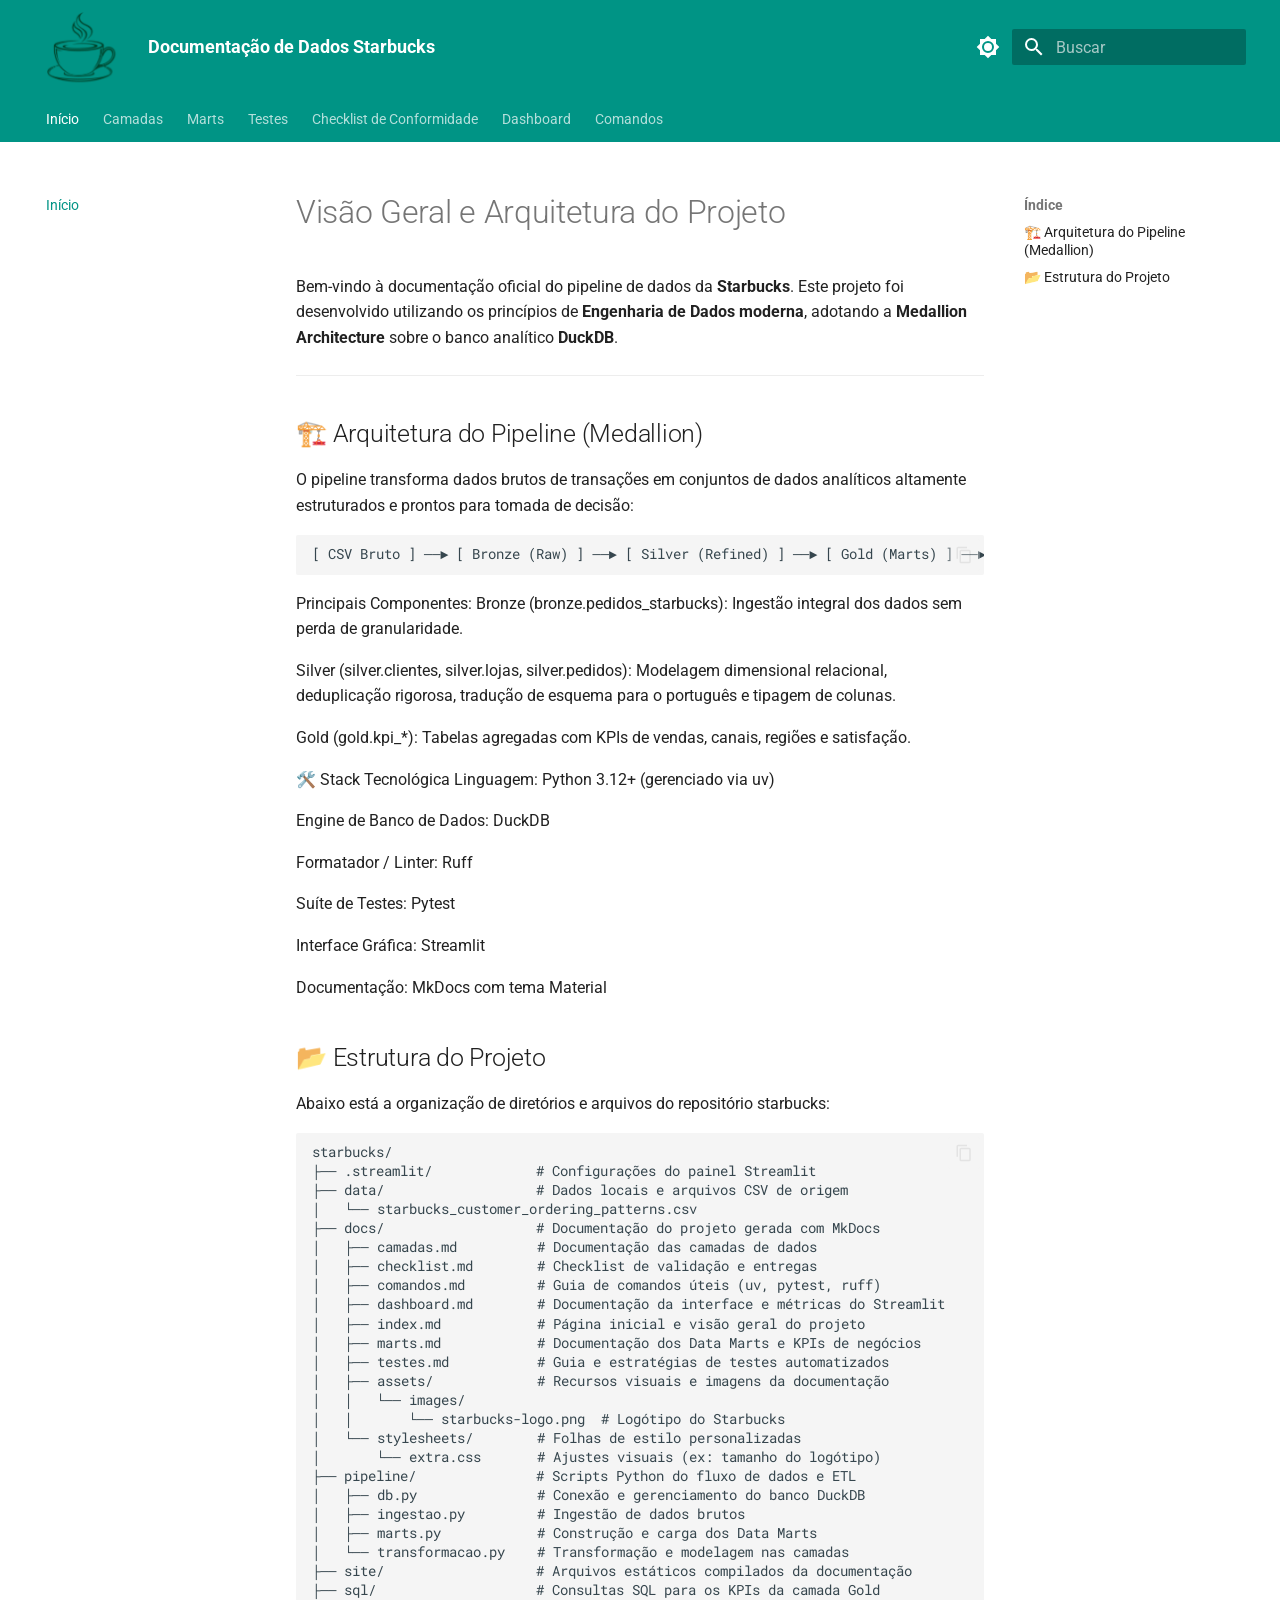
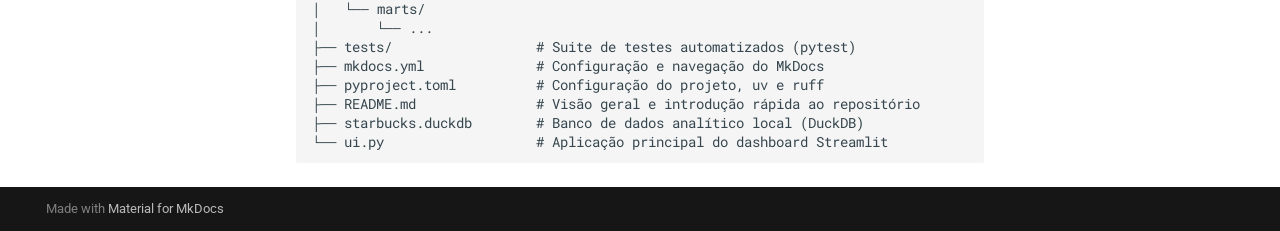
<file: index.html>
<!doctype html>
<html lang="pt" class="no-js">
  <head>
    
      <meta charset="utf-8">
      <meta name="viewport" content="width=device-width,initial-scale=1">
      
      
      
        <link rel="canonical" href="https://well-cre.github.io/starbucks/">
      
      
      
        <link rel="next" href="camadas/">
      
      
        
      
      
      <link rel="icon" href="assets/images/favicon.png">
      <meta name="generator" content="mkdocs-1.6.1, mkdocs-material-9.8.0">
    
    
      
        <title>Documentação de Dados Starbucks</title>
      
    
    
      <link rel="stylesheet" href="assets/stylesheets/main.57a0d79d.min.css">
      
        
        <link rel="stylesheet" href="assets/stylesheets/palette.fb2fffe2.min.css">
      
      


    
    
      
    
    
      
        
        
        <link rel="preconnect" href="https://fonts.gstatic.com" crossorigin>
        <link rel="stylesheet" href="https://fonts.googleapis.com/css?family=Roboto:300,300i,400,400i,700,700i%7CRoboto+Mono:400,400i,700,700i&display=fallback">
        <style>:root{--md-text-font:"Roboto";--md-code-font:"Roboto Mono"}</style>
      
    
    
      <link rel="stylesheet" href="stylesheets/extra.css">
    
    <script>__md_scope=new URL(".",location),__md_hash=e=>[...e].reduce(((e,_)=>(e<<5)-e+_.charCodeAt(0)),0),__md_get=(e,_=localStorage,t=__md_scope)=>JSON.parse(_.getItem(t.pathname+"."+e)),__md_set=(e,_,t=localStorage,a=__md_scope)=>{try{t.setItem(a.pathname+"."+e,JSON.stringify(_))}catch(e){}}</script>
    
      

    
    
  </head>
  
  
    
    
      
    
    
    
    
    <body dir="ltr" data-md-color-scheme="default" data-md-color-primary="teal" data-md-color-accent="deep-orange">
  
    
    <input class="md-toggle" data-md-toggle="drawer" type="checkbox" id="__drawer" autocomplete="off">
    <input class="md-toggle" data-md-toggle="search" type="checkbox" id="__search" autocomplete="off">
    <label class="md-overlay" for="__drawer"></label>
    <div data-md-component="skip">
      
        
        <a href="#visao-geral-e-arquitetura-do-projeto" class="md-skip">
          Ir para o conteúdo
        </a>
      
    </div>
    <div data-md-component="announce">
      
    </div>
    
    
      

<header class="md-header" data-md-component="header">
  <nav class="md-header__inner md-grid" aria-label="Cabeçalho">
    <a href="." title="Documentação de Dados Starbucks" class="md-header__button md-logo" aria-label="Documentação de Dados Starbucks" data-md-component="logo">
      
  <img src="assets/images/logo_cafe.png" alt="logo">

    </a>
    <label class="md-header__button md-icon" for="__drawer">
      
      <svg xmlns="http://www.w3.org/2000/svg" viewBox="0 0 24 24"><path d="M3 6h18v2H3zm0 5h18v2H3zm0 5h18v2H3z"/></svg>
    </label>
    <div class="md-header__title" data-md-component="header-title">
      <div class="md-header__ellipsis">
        <div class="md-header__topic">
          <span class="md-ellipsis">
            Documentação de Dados Starbucks
          </span>
        </div>
        <div class="md-header__topic" data-md-component="header-topic">
          <span class="md-ellipsis">
            
              Início
            
          </span>
        </div>
      </div>
    </div>
    
      
        <form class="md-header__option" data-md-component="palette">
  
    
    
    
    <input class="md-option" data-md-color-media="" data-md-color-scheme="default" data-md-color-primary="teal" data-md-color-accent="deep-orange"  aria-label="Mudar para modo escuro"  type="radio" name="__palette" id="__palette_0">
    
      <label class="md-header__button md-icon" title="Mudar para modo escuro" for="__palette_1" hidden>
        <svg xmlns="http://www.w3.org/2000/svg" viewBox="0 0 24 24"><path d="M12 8a4 4 0 0 0-4 4 4 4 0 0 0 4 4 4 4 0 0 0 4-4 4 4 0 0 0-4-4m0 10a6 6 0 0 1-6-6 6 6 0 0 1 6-6 6 6 0 0 1 6 6 6 6 0 0 1-6 6m8-9.31V4h-4.69L12 .69 8.69 4H4v4.69L.69 12 4 15.31V20h4.69L12 23.31 15.31 20H20v-4.69L23.31 12z"/></svg>
      </label>
    
  
    
    
    
    <input class="md-option" data-md-color-media="" data-md-color-scheme="slate" data-md-color-primary="teal" data-md-color-accent="deep-orange"  aria-label="Mudar para modo claro"  type="radio" name="__palette" id="__palette_1">
    
      <label class="md-header__button md-icon" title="Mudar para modo claro" for="__palette_0" hidden>
        <svg xmlns="http://www.w3.org/2000/svg" viewBox="0 0 24 24"><path d="M12 18c-.89 0-1.74-.2-2.5-.55C11.56 16.5 13 14.42 13 12s-1.44-4.5-3.5-5.45C10.26 6.2 11.11 6 12 6a6 6 0 0 1 6 6 6 6 0 0 1-6 6m8-9.31V4h-4.69L12 .69 8.69 4H4v4.69L.69 12 4 15.31V20h4.69L12 23.31 15.31 20H20v-4.69L23.31 12z"/></svg>
      </label>
    
  
</form>
      
    
    
      <script>var palette=__md_get("__palette");if(palette&&palette.color){if("(prefers-color-scheme)"===palette.color.media){var media=matchMedia("(prefers-color-scheme: light)"),input=document.querySelector(media.matches?"[data-md-color-media='(prefers-color-scheme: light)']":"[data-md-color-media='(prefers-color-scheme: dark)']");palette.color.media=input.getAttribute("data-md-color-media"),palette.color.scheme=input.getAttribute("data-md-color-scheme"),palette.color.primary=input.getAttribute("data-md-color-primary"),palette.color.accent=input.getAttribute("data-md-color-accent")}for(var[key,value]of Object.entries(palette.color))document.body.setAttribute("data-md-color-"+key,value)}</script>
    
    
    
      
      
        <label class="md-header__button md-icon" for="__search">
          
          <svg xmlns="http://www.w3.org/2000/svg" viewBox="0 0 24 24"><path d="M9.5 3A6.5 6.5 0 0 1 16 9.5c0 1.61-.59 3.09-1.56 4.23l.27.27h.79l5 5-1.5 1.5-5-5v-.79l-.27-.27A6.52 6.52 0 0 1 9.5 16 6.5 6.5 0 0 1 3 9.5 6.5 6.5 0 0 1 9.5 3m0 2C7 5 5 7 5 9.5S7 14 9.5 14 14 12 14 9.5 12 5 9.5 5"/></svg>
        </label>
        <div class="md-search" data-md-component="search" role="dialog">
  <label class="md-search__overlay" for="__search"></label>
  <div class="md-search__inner" role="search">
    <form class="md-search__form" name="search">
      <input type="text" class="md-search__input" name="query" aria-label="Buscar" placeholder="Buscar" autocapitalize="off" autocorrect="off" autocomplete="off" spellcheck="false" data-md-component="search-query" required>
      <label class="md-search__icon md-icon" for="__search">
        
        <svg xmlns="http://www.w3.org/2000/svg" viewBox="0 0 24 24"><path d="M9.5 3A6.5 6.5 0 0 1 16 9.5c0 1.61-.59 3.09-1.56 4.23l.27.27h.79l5 5-1.5 1.5-5-5v-.79l-.27-.27A6.52 6.52 0 0 1 9.5 16 6.5 6.5 0 0 1 3 9.5 6.5 6.5 0 0 1 9.5 3m0 2C7 5 5 7 5 9.5S7 14 9.5 14 14 12 14 9.5 12 5 9.5 5"/></svg>
        
        <svg xmlns="http://www.w3.org/2000/svg" viewBox="0 0 24 24"><path d="M20 11v2H8l5.5 5.5-1.42 1.42L4.16 12l7.92-7.92L13.5 5.5 8 11z"/></svg>
      </label>
      <nav class="md-search__options" aria-label="Pesquisar">
        
        <button type="reset" class="md-search__icon md-icon" title="Limpar" aria-label="Limpar" tabindex="-1">
          
          <svg xmlns="http://www.w3.org/2000/svg" viewBox="0 0 24 24"><path d="M19 6.41 17.59 5 12 10.59 6.41 5 5 6.41 10.59 12 5 17.59 6.41 19 12 13.41 17.59 19 19 17.59 13.41 12z"/></svg>
        </button>
      </nav>
      
        <div class="md-search__suggest" data-md-component="search-suggest"></div>
      
    </form>
    <div class="md-search__output">
      <div class="md-search__scrollwrap" tabindex="0" data-md-scrollfix>
        <div class="md-search-result" data-md-component="search-result">
          <div class="md-search-result__meta">
            Inicializando a pesquisa
          </div>
          <ol class="md-search-result__list" role="presentation"></ol>
        </div>
      </div>
    </div>
  </div>
</div>
      
    
    
  </nav>
  
</header>
    
    <div class="md-container" data-md-component="container">
      
      
        
          
            
<nav class="md-tabs" aria-label="Abas" data-md-component="tabs">
  <div class="md-grid">
    <ul class="md-tabs__list">
      
        
  
  
  
    
  
  
    <li class="md-tabs__item md-tabs__item--active">
      <a href="." class="md-tabs__link">
        
  
  
    
  
  Início

      </a>
    </li>
  

      
        
  
  
  
  
    <li class="md-tabs__item">
      <a href="camadas/" class="md-tabs__link">
        
  
  
    
  
  Camadas

      </a>
    </li>
  

      
        
  
  
  
  
    <li class="md-tabs__item">
      <a href="marts/" class="md-tabs__link">
        
  
  
    
  
  Marts

      </a>
    </li>
  

      
        
  
  
  
  
    <li class="md-tabs__item">
      <a href="testes/" class="md-tabs__link">
        
  
  
    
  
  Testes

      </a>
    </li>
  

      
        
  
  
  
  
    <li class="md-tabs__item">
      <a href="checklist/" class="md-tabs__link">
        
  
  
    
  
  Checklist de Conformidade

      </a>
    </li>
  

      
        
  
  
  
  
    <li class="md-tabs__item">
      <a href="dashboard/" class="md-tabs__link">
        
  
  
    
  
  Dashboard

      </a>
    </li>
  

      
        
  
  
  
  
    <li class="md-tabs__item">
      <a href="comandos/" class="md-tabs__link">
        
  
  
    
  
  Comandos

      </a>
    </li>
  

      
    </ul>
  </div>
</nav>
          
        
      
      <main class="md-main" data-md-component="main">
        <div class="md-main__inner md-grid">
          
            
              
              <div class="md-sidebar md-sidebar--primary" data-md-component="sidebar" data-md-type="navigation" >
                <div class="md-sidebar__scrollwrap">
                  <div class="md-sidebar__inner">
                    


  


<nav class="md-nav md-nav--primary md-nav--lifted" aria-label="Navegação" data-md-level="0">
  <label class="md-nav__title" for="__drawer">
    <a href="." title="Documentação de Dados Starbucks" class="md-nav__button md-logo" aria-label="Documentação de Dados Starbucks" data-md-component="logo">
      
  <img src="assets/images/logo_cafe.png" alt="logo">

    </a>
    Documentação de Dados Starbucks
  </label>
  
  <ul class="md-nav__list" data-md-scrollfix>
    
      
      
  
  
    
  
  
  
    <li class="md-nav__item md-nav__item--active">
      
      <input class="md-nav__toggle md-toggle" type="checkbox" id="__toc">
      
      
        
      
      
        <label class="md-nav__link md-nav__link--active" for="__toc">
          
  
  
  <span class="md-ellipsis">
    
  
    Início
  

    
  </span>
  
  

          <span class="md-nav__icon md-icon"></span>
        </label>
      
      <a href="." class="md-nav__link md-nav__link--active">
        
  
  
  <span class="md-ellipsis">
    
  
    Início
  

    
  </span>
  
  

      </a>
      
        

<nav class="md-nav md-nav--secondary" aria-label="Índice">
  
  
  
    
  
  
    <label class="md-nav__title" for="__toc">
      <span class="md-nav__icon md-icon"></span>
      Índice
    </label>
    <ul class="md-nav__list" data-md-component="toc" data-md-scrollfix>
      
        <li class="md-nav__item">
  <a href="#arquitetura-do-pipeline-medallion" class="md-nav__link">
    <span class="md-ellipsis">
      
        🏗️ Arquitetura do Pipeline (Medallion)
      
    </span>
  </a>
  
</li>
      
        <li class="md-nav__item">
  <a href="#estrutura-do-projeto" class="md-nav__link">
    <span class="md-ellipsis">
      
        📂 Estrutura do Projeto
      
    </span>
  </a>
  
</li>
      
    </ul>
  
</nav>
      
    </li>
  

    
      
      
  
  
  
  
    <li class="md-nav__item">
      <a href="camadas/" class="md-nav__link">
        
  
  
  <span class="md-ellipsis">
    
  
    Camadas
  

    
  </span>
  
  

      </a>
    </li>
  

    
      
      
  
  
  
  
    <li class="md-nav__item">
      <a href="marts/" class="md-nav__link">
        
  
  
  <span class="md-ellipsis">
    
  
    Marts
  

    
  </span>
  
  

      </a>
    </li>
  

    
      
      
  
  
  
  
    <li class="md-nav__item">
      <a href="testes/" class="md-nav__link">
        
  
  
  <span class="md-ellipsis">
    
  
    Testes
  

    
  </span>
  
  

      </a>
    </li>
  

    
      
      
  
  
  
  
    <li class="md-nav__item">
      <a href="checklist/" class="md-nav__link">
        
  
  
  <span class="md-ellipsis">
    
  
    Checklist de Conformidade
  

    
  </span>
  
  

      </a>
    </li>
  

    
      
      
  
  
  
  
    <li class="md-nav__item">
      <a href="dashboard/" class="md-nav__link">
        
  
  
  <span class="md-ellipsis">
    
  
    Dashboard
  

    
  </span>
  
  

      </a>
    </li>
  

    
      
      
  
  
  
  
    <li class="md-nav__item">
      <a href="comandos/" class="md-nav__link">
        
  
  
  <span class="md-ellipsis">
    
  
    Comandos
  

    
  </span>
  
  

      </a>
    </li>
  

    
  </ul>
</nav>
                  </div>
                </div>
              </div>
            
            
              
              <div class="md-sidebar md-sidebar--secondary" data-md-component="sidebar" data-md-type="toc" >
                <div class="md-sidebar__scrollwrap">
                  <div class="md-sidebar__inner">
                    

<nav class="md-nav md-nav--secondary" aria-label="Índice">
  
  
  
    
  
  
    <label class="md-nav__title" for="__toc">
      <span class="md-nav__icon md-icon"></span>
      Índice
    </label>
    <ul class="md-nav__list" data-md-component="toc" data-md-scrollfix>
      
        <li class="md-nav__item">
  <a href="#arquitetura-do-pipeline-medallion" class="md-nav__link">
    <span class="md-ellipsis">
      
        🏗️ Arquitetura do Pipeline (Medallion)
      
    </span>
  </a>
  
</li>
      
        <li class="md-nav__item">
  <a href="#estrutura-do-projeto" class="md-nav__link">
    <span class="md-ellipsis">
      
        📂 Estrutura do Projeto
      
    </span>
  </a>
  
</li>
      
    </ul>
  
</nav>
                  </div>
                </div>
              </div>
            
          
          
            <div class="md-content" data-md-component="content">
              
              <article class="md-content__inner md-typeset">
                
                  



<h1 id="visao-geral-e-arquitetura-do-projeto">Visão Geral e Arquitetura do Projeto</h1>
<p>Bem-vindo à documentação oficial do pipeline de dados da <strong>Starbucks</strong>. Este projeto foi desenvolvido utilizando os princípios de <strong>Engenharia de Dados moderna</strong>, adotando a <strong>Medallion Architecture</strong> sobre o banco analítico <strong>DuckDB</strong>.</p>
<hr />
<h2 id="arquitetura-do-pipeline-medallion">🏗️ Arquitetura do Pipeline (Medallion)</h2>
<p>O pipeline transforma dados brutos de transações em conjuntos de dados analíticos altamente estruturados e prontos para tomada de decisão:</p>
<div class="highlight"><pre><span></span><code><a id="__codelineno-0-1" name="__codelineno-0-1" href="#__codelineno-0-1"></a>[ CSV Bruto ] ──► [ Bronze (Raw) ] ──► [ Silver (Refined) ] ──► [ Gold (Marts) ] ──► [ Dashboard Streamlit ]
</code></pre></div>
<p>Principais Componentes:
Bronze (bronze.pedidos_starbucks): Ingestão integral dos dados sem perda de granularidade.</p>
<p>Silver (silver.clientes, silver.lojas, silver.pedidos): Modelagem dimensional relacional, deduplicação rigorosa, tradução de esquema para o português e tipagem de colunas.</p>
<p>Gold (gold.kpi_*): Tabelas agregadas com KPIs de vendas, canais, regiões e satisfação.</p>
<p>🛠️ Stack Tecnológica
Linguagem: Python 3.12+ (gerenciado via uv)</p>
<p>Engine de Banco de Dados: DuckDB</p>
<p>Formatador / Linter: Ruff</p>
<p>Suíte de Testes: Pytest</p>
<p>Interface Gráfica: Streamlit</p>
<p>Documentação: MkDocs com tema Material</p>
<h2 id="estrutura-do-projeto">📂 Estrutura do Projeto</h2>
<p>Abaixo está a organização de diretórios e arquivos do repositório starbucks:</p>
<div class="highlight"><pre><span></span><code><a id="__codelineno-1-1" name="__codelineno-1-1" href="#__codelineno-1-1"></a>starbucks/
<a id="__codelineno-1-2" name="__codelineno-1-2" href="#__codelineno-1-2"></a>├── .streamlit/             # Configurações do painel Streamlit
<a id="__codelineno-1-3" name="__codelineno-1-3" href="#__codelineno-1-3"></a>├── data/                   # Dados locais e arquivos CSV de origem
<a id="__codelineno-1-4" name="__codelineno-1-4" href="#__codelineno-1-4"></a>│   └── starbucks_customer_ordering_patterns.csv
<a id="__codelineno-1-5" name="__codelineno-1-5" href="#__codelineno-1-5"></a>├── docs/                   # Documentação do projeto gerada com MkDocs
<a id="__codelineno-1-6" name="__codelineno-1-6" href="#__codelineno-1-6"></a>│   ├── camadas.md          # Documentação das camadas de dados
<a id="__codelineno-1-7" name="__codelineno-1-7" href="#__codelineno-1-7"></a>│   ├── checklist.md        # Checklist de validação e entregas
<a id="__codelineno-1-8" name="__codelineno-1-8" href="#__codelineno-1-8"></a>│   ├── comandos.md         # Guia de comandos úteis (uv, pytest, ruff)
<a id="__codelineno-1-9" name="__codelineno-1-9" href="#__codelineno-1-9"></a>│   ├── dashboard.md        # Documentação da interface e métricas do Streamlit
<a id="__codelineno-1-10" name="__codelineno-1-10" href="#__codelineno-1-10"></a>│   ├── index.md            # Página inicial e visão geral do projeto
<a id="__codelineno-1-11" name="__codelineno-1-11" href="#__codelineno-1-11"></a>│   ├── marts.md            # Documentação dos Data Marts e KPIs de negócios
<a id="__codelineno-1-12" name="__codelineno-1-12" href="#__codelineno-1-12"></a>│   ├── testes.md           # Guia e estratégias de testes automatizados
<a id="__codelineno-1-13" name="__codelineno-1-13" href="#__codelineno-1-13"></a>│   ├── assets/             # Recursos visuais e imagens da documentação
<a id="__codelineno-1-14" name="__codelineno-1-14" href="#__codelineno-1-14"></a>│   │   └── images/
<a id="__codelineno-1-15" name="__codelineno-1-15" href="#__codelineno-1-15"></a>│   │       └── starbucks-logo.png  # Logótipo do Starbucks
<a id="__codelineno-1-16" name="__codelineno-1-16" href="#__codelineno-1-16"></a>│   └── stylesheets/        # Folhas de estilo personalizadas
<a id="__codelineno-1-17" name="__codelineno-1-17" href="#__codelineno-1-17"></a>│       └── extra.css       # Ajustes visuais (ex: tamanho do logótipo)
<a id="__codelineno-1-18" name="__codelineno-1-18" href="#__codelineno-1-18"></a>├── pipeline/               # Scripts Python do fluxo de dados e ETL
<a id="__codelineno-1-19" name="__codelineno-1-19" href="#__codelineno-1-19"></a>│   ├── db.py               # Conexão e gerenciamento do banco DuckDB
<a id="__codelineno-1-20" name="__codelineno-1-20" href="#__codelineno-1-20"></a>│   ├── ingestao.py         # Ingestão de dados brutos
<a id="__codelineno-1-21" name="__codelineno-1-21" href="#__codelineno-1-21"></a>│   ├── marts.py            # Construção e carga dos Data Marts
<a id="__codelineno-1-22" name="__codelineno-1-22" href="#__codelineno-1-22"></a>│   └── transformacao.py    # Transformação e modelagem nas camadas
<a id="__codelineno-1-23" name="__codelineno-1-23" href="#__codelineno-1-23"></a>├── site/                   # Arquivos estáticos compilados da documentação
<a id="__codelineno-1-24" name="__codelineno-1-24" href="#__codelineno-1-24"></a>├── sql/                    # Consultas SQL para os KPIs da camada Gold
<a id="__codelineno-1-25" name="__codelineno-1-25" href="#__codelineno-1-25"></a>│   └── marts/
<a id="__codelineno-1-26" name="__codelineno-1-26" href="#__codelineno-1-26"></a>│       └── ...
<a id="__codelineno-1-27" name="__codelineno-1-27" href="#__codelineno-1-27"></a>├── tests/                  # Suite de testes automatizados (pytest)
<a id="__codelineno-1-28" name="__codelineno-1-28" href="#__codelineno-1-28"></a>├── mkdocs.yml              # Configuração e navegação do MkDocs
<a id="__codelineno-1-29" name="__codelineno-1-29" href="#__codelineno-1-29"></a>├── pyproject.toml          # Configuração do projeto, uv e ruff
<a id="__codelineno-1-30" name="__codelineno-1-30" href="#__codelineno-1-30"></a>├── README.md               # Visão geral e introdução rápida ao repositório
<a id="__codelineno-1-31" name="__codelineno-1-31" href="#__codelineno-1-31"></a>├── starbucks.duckdb        # Banco de dados analítico local (DuckDB)
<a id="__codelineno-1-32" name="__codelineno-1-32" href="#__codelineno-1-32"></a>└── ui.py                   # Aplicação principal do dashboard Streamlit
</code></pre></div>












                
              </article>
            </div>
          
          
<script>var target=document.getElementById(location.hash.slice(1));target&&target.name&&(target.checked=target.name.startsWith("__tabbed_"))</script>
        </div>
        
          <button type="button" class="md-top md-icon" data-md-component="top" hidden>
  
  <svg xmlns="http://www.w3.org/2000/svg" viewBox="0 0 24 24"><path d="M13 20h-2V8l-5.5 5.5-1.42-1.42L12 4.16l7.92 7.92-1.42 1.42L13 8z"/></svg>
  Voltar ao topo
</button>
        
      </main>
      
        <footer class="md-footer">
  
  <div class="md-footer-meta md-typeset">
    <div class="md-footer-meta__inner md-grid">
      <div class="md-copyright">
  
  
    Made with
    <a href="https://squidfunk.github.io/mkdocs-material/" target="_blank" rel="noopener">
      Material for MkDocs
    </a>
  
</div>
      
    </div>
  </div>
</footer>
      
    </div>
    <div class="md-dialog" data-md-component="dialog">
      <div class="md-dialog__inner md-typeset"></div>
    </div>
    
    
    
      
      
      <script id="__config" type="application/json">{"annotate": null, "base": ".", "features": ["navigation.tabs", "navigation.sections", "navigation.top", "search.suggest", "search.highlight", "content.code.copy"], "search": "assets/javascripts/workers/search.a7633da7.min.js", "tags": null, "translations": {"clipboard.copied": "Copiado para \u00e1rea de transfer\u00eancia", "clipboard.copy": "Copiar para \u00e1rea de transfer\u00eancia", "search.result.more.one": "Mais 1 nesta p\u00e1gina", "search.result.more.other": "Mais # nesta p\u00e1gina", "search.result.none": "Nenhum resultado encontrado", "search.result.one": "1 resultado encontrado", "search.result.other": "# resultados encontrados", "search.result.placeholder": "Digite para iniciar a busca", "search.result.term.missing": "Ausente", "select.version": "Selecione a vers\u00e3o"}, "version": null}</script>
    
    
      <script src="assets/javascripts/bundle.c21346df.min.js"></script>
      
    
  </body>
</html>
</file>
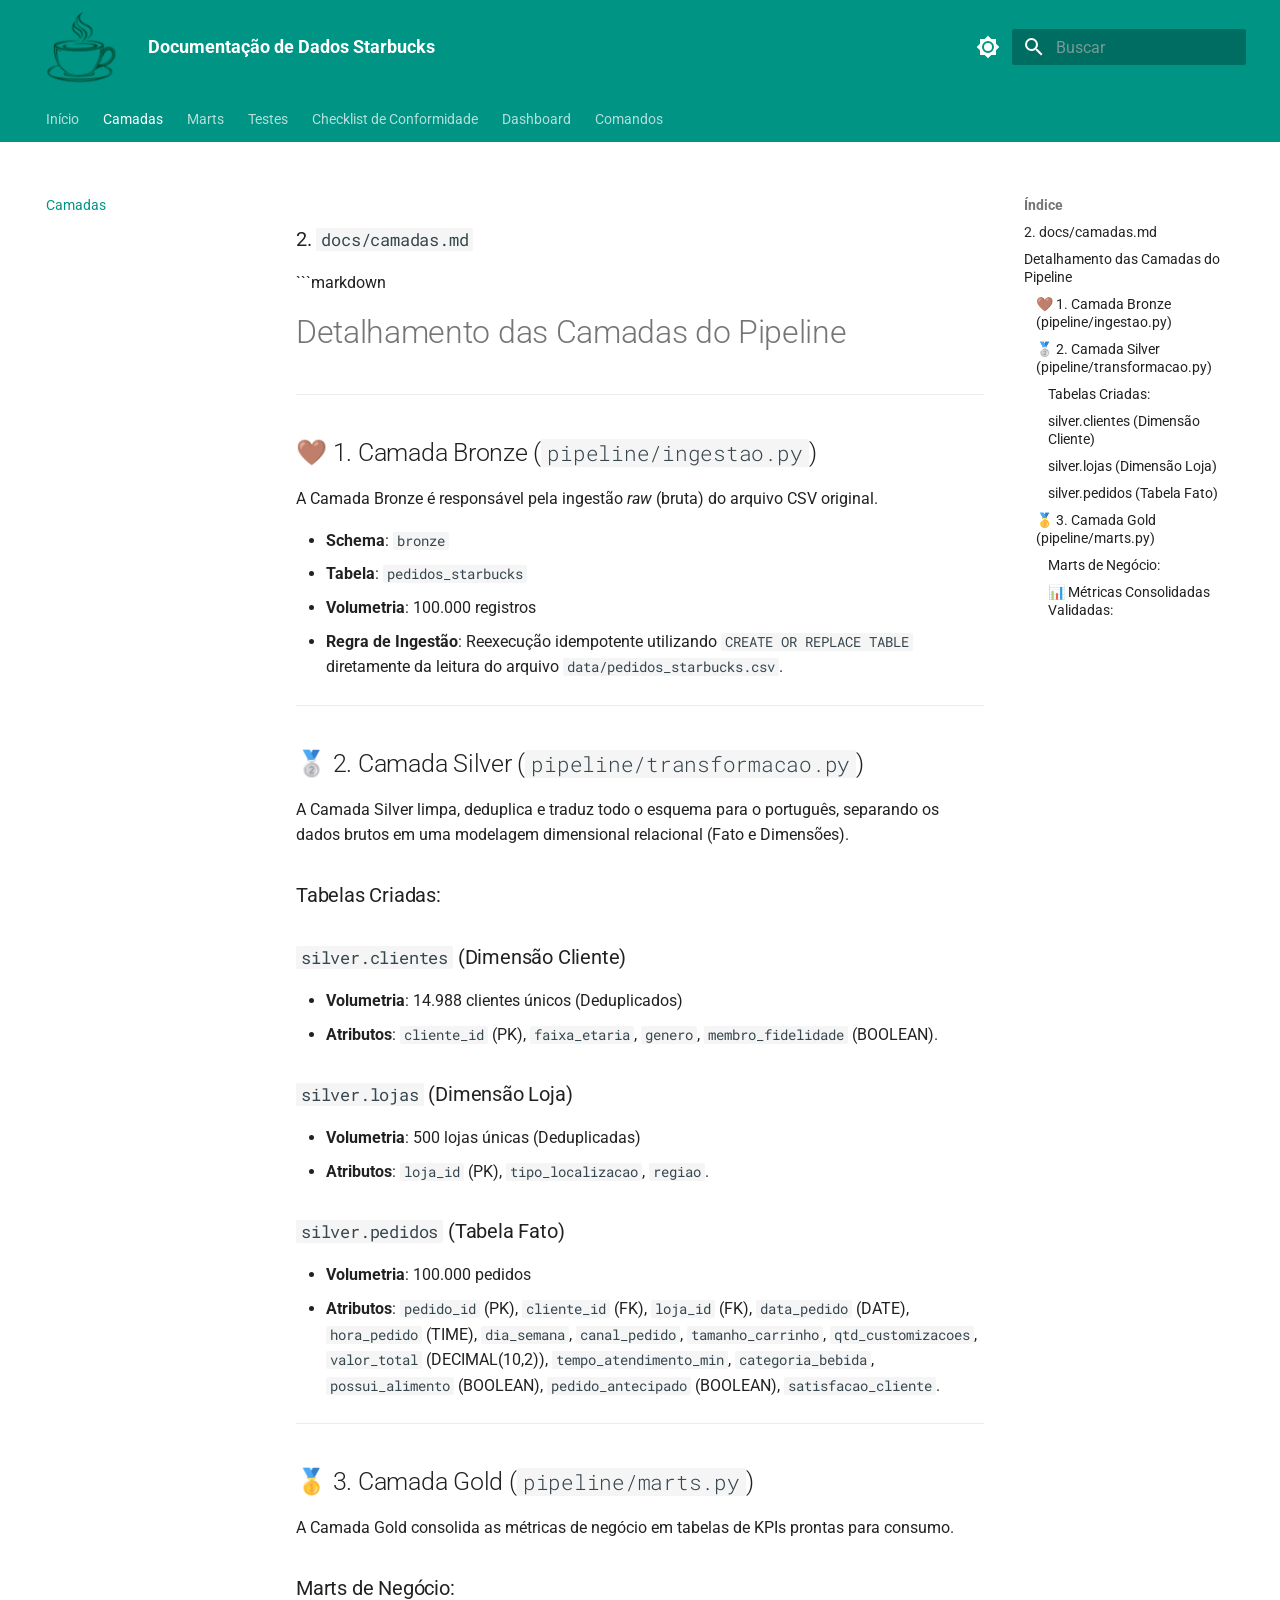
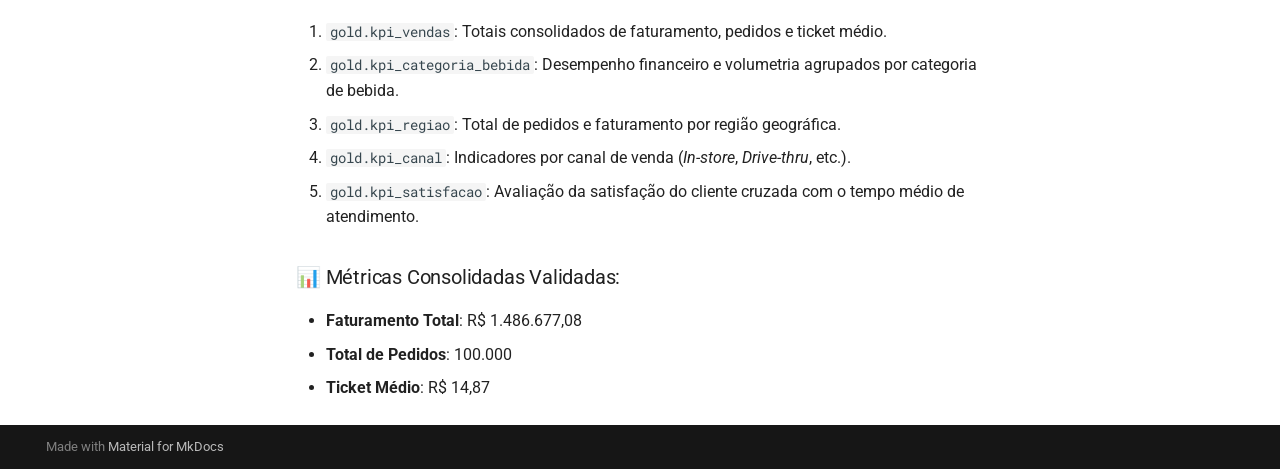
<file: camadas/index.html>
<!doctype html>
<html lang="pt" class="no-js">
  <head>
    
      <meta charset="utf-8">
      <meta name="viewport" content="width=device-width,initial-scale=1">
      
      
      
        <link rel="canonical" href="https://well-cre.github.io/starbucks/camadas/">
      
      
        <link rel="prev" href="..">
      
      
        <link rel="next" href="../marts/">
      
      
        
      
      
      <link rel="icon" href="../assets/images/favicon.png">
      <meta name="generator" content="mkdocs-1.6.1, mkdocs-material-9.8.0">
    
    
      
        <title>Camadas - Documentação de Dados Starbucks</title>
      
    
    
      <link rel="stylesheet" href="../assets/stylesheets/main.57a0d79d.min.css">
      
        
        <link rel="stylesheet" href="../assets/stylesheets/palette.fb2fffe2.min.css">
      
      


    
    
      
    
    
      
        
        
        <link rel="preconnect" href="https://fonts.gstatic.com" crossorigin>
        <link rel="stylesheet" href="https://fonts.googleapis.com/css?family=Roboto:300,300i,400,400i,700,700i%7CRoboto+Mono:400,400i,700,700i&display=fallback">
        <style>:root{--md-text-font:"Roboto";--md-code-font:"Roboto Mono"}</style>
      
    
    
      <link rel="stylesheet" href="../stylesheets/extra.css">
    
    <script>__md_scope=new URL("..",location),__md_hash=e=>[...e].reduce(((e,_)=>(e<<5)-e+_.charCodeAt(0)),0),__md_get=(e,_=localStorage,t=__md_scope)=>JSON.parse(_.getItem(t.pathname+"."+e)),__md_set=(e,_,t=localStorage,a=__md_scope)=>{try{t.setItem(a.pathname+"."+e,JSON.stringify(_))}catch(e){}}</script>
    
      

    
    
  </head>
  
  
    
    
      
    
    
    
    
    <body dir="ltr" data-md-color-scheme="default" data-md-color-primary="teal" data-md-color-accent="deep-orange">
  
    
    <input class="md-toggle" data-md-toggle="drawer" type="checkbox" id="__drawer" autocomplete="off">
    <input class="md-toggle" data-md-toggle="search" type="checkbox" id="__search" autocomplete="off">
    <label class="md-overlay" for="__drawer"></label>
    <div data-md-component="skip">
      
        
        <a href="#2-docscamadasmd" class="md-skip">
          Ir para o conteúdo
        </a>
      
    </div>
    <div data-md-component="announce">
      
    </div>
    
    
      

<header class="md-header" data-md-component="header">
  <nav class="md-header__inner md-grid" aria-label="Cabeçalho">
    <a href=".." title="Documentação de Dados Starbucks" class="md-header__button md-logo" aria-label="Documentação de Dados Starbucks" data-md-component="logo">
      
  <img src="../assets/images/logo_cafe.png" alt="logo">

    </a>
    <label class="md-header__button md-icon" for="__drawer">
      
      <svg xmlns="http://www.w3.org/2000/svg" viewBox="0 0 24 24"><path d="M3 6h18v2H3zm0 5h18v2H3zm0 5h18v2H3z"/></svg>
    </label>
    <div class="md-header__title" data-md-component="header-title">
      <div class="md-header__ellipsis">
        <div class="md-header__topic">
          <span class="md-ellipsis">
            Documentação de Dados Starbucks
          </span>
        </div>
        <div class="md-header__topic" data-md-component="header-topic">
          <span class="md-ellipsis">
            
              Camadas
            
          </span>
        </div>
      </div>
    </div>
    
      
        <form class="md-header__option" data-md-component="palette">
  
    
    
    
    <input class="md-option" data-md-color-media="" data-md-color-scheme="default" data-md-color-primary="teal" data-md-color-accent="deep-orange"  aria-label="Mudar para modo escuro"  type="radio" name="__palette" id="__palette_0">
    
      <label class="md-header__button md-icon" title="Mudar para modo escuro" for="__palette_1" hidden>
        <svg xmlns="http://www.w3.org/2000/svg" viewBox="0 0 24 24"><path d="M12 8a4 4 0 0 0-4 4 4 4 0 0 0 4 4 4 4 0 0 0 4-4 4 4 0 0 0-4-4m0 10a6 6 0 0 1-6-6 6 6 0 0 1 6-6 6 6 0 0 1 6 6 6 6 0 0 1-6 6m8-9.31V4h-4.69L12 .69 8.69 4H4v4.69L.69 12 4 15.31V20h4.69L12 23.31 15.31 20H20v-4.69L23.31 12z"/></svg>
      </label>
    
  
    
    
    
    <input class="md-option" data-md-color-media="" data-md-color-scheme="slate" data-md-color-primary="teal" data-md-color-accent="deep-orange"  aria-label="Mudar para modo claro"  type="radio" name="__palette" id="__palette_1">
    
      <label class="md-header__button md-icon" title="Mudar para modo claro" for="__palette_0" hidden>
        <svg xmlns="http://www.w3.org/2000/svg" viewBox="0 0 24 24"><path d="M12 18c-.89 0-1.74-.2-2.5-.55C11.56 16.5 13 14.42 13 12s-1.44-4.5-3.5-5.45C10.26 6.2 11.11 6 12 6a6 6 0 0 1 6 6 6 6 0 0 1-6 6m8-9.31V4h-4.69L12 .69 8.69 4H4v4.69L.69 12 4 15.31V20h4.69L12 23.31 15.31 20H20v-4.69L23.31 12z"/></svg>
      </label>
    
  
</form>
      
    
    
      <script>var palette=__md_get("__palette");if(palette&&palette.color){if("(prefers-color-scheme)"===palette.color.media){var media=matchMedia("(prefers-color-scheme: light)"),input=document.querySelector(media.matches?"[data-md-color-media='(prefers-color-scheme: light)']":"[data-md-color-media='(prefers-color-scheme: dark)']");palette.color.media=input.getAttribute("data-md-color-media"),palette.color.scheme=input.getAttribute("data-md-color-scheme"),palette.color.primary=input.getAttribute("data-md-color-primary"),palette.color.accent=input.getAttribute("data-md-color-accent")}for(var[key,value]of Object.entries(palette.color))document.body.setAttribute("data-md-color-"+key,value)}</script>
    
    
    
      
      
        <label class="md-header__button md-icon" for="__search">
          
          <svg xmlns="http://www.w3.org/2000/svg" viewBox="0 0 24 24"><path d="M9.5 3A6.5 6.5 0 0 1 16 9.5c0 1.61-.59 3.09-1.56 4.23l.27.27h.79l5 5-1.5 1.5-5-5v-.79l-.27-.27A6.52 6.52 0 0 1 9.5 16 6.5 6.5 0 0 1 3 9.5 6.5 6.5 0 0 1 9.5 3m0 2C7 5 5 7 5 9.5S7 14 9.5 14 14 12 14 9.5 12 5 9.5 5"/></svg>
        </label>
        <div class="md-search" data-md-component="search" role="dialog">
  <label class="md-search__overlay" for="__search"></label>
  <div class="md-search__inner" role="search">
    <form class="md-search__form" name="search">
      <input type="text" class="md-search__input" name="query" aria-label="Buscar" placeholder="Buscar" autocapitalize="off" autocorrect="off" autocomplete="off" spellcheck="false" data-md-component="search-query" required>
      <label class="md-search__icon md-icon" for="__search">
        
        <svg xmlns="http://www.w3.org/2000/svg" viewBox="0 0 24 24"><path d="M9.5 3A6.5 6.5 0 0 1 16 9.5c0 1.61-.59 3.09-1.56 4.23l.27.27h.79l5 5-1.5 1.5-5-5v-.79l-.27-.27A6.52 6.52 0 0 1 9.5 16 6.5 6.5 0 0 1 3 9.5 6.5 6.5 0 0 1 9.5 3m0 2C7 5 5 7 5 9.5S7 14 9.5 14 14 12 14 9.5 12 5 9.5 5"/></svg>
        
        <svg xmlns="http://www.w3.org/2000/svg" viewBox="0 0 24 24"><path d="M20 11v2H8l5.5 5.5-1.42 1.42L4.16 12l7.92-7.92L13.5 5.5 8 11z"/></svg>
      </label>
      <nav class="md-search__options" aria-label="Pesquisar">
        
        <button type="reset" class="md-search__icon md-icon" title="Limpar" aria-label="Limpar" tabindex="-1">
          
          <svg xmlns="http://www.w3.org/2000/svg" viewBox="0 0 24 24"><path d="M19 6.41 17.59 5 12 10.59 6.41 5 5 6.41 10.59 12 5 17.59 6.41 19 12 13.41 17.59 19 19 17.59 13.41 12z"/></svg>
        </button>
      </nav>
      
        <div class="md-search__suggest" data-md-component="search-suggest"></div>
      
    </form>
    <div class="md-search__output">
      <div class="md-search__scrollwrap" tabindex="0" data-md-scrollfix>
        <div class="md-search-result" data-md-component="search-result">
          <div class="md-search-result__meta">
            Inicializando a pesquisa
          </div>
          <ol class="md-search-result__list" role="presentation"></ol>
        </div>
      </div>
    </div>
  </div>
</div>
      
    
    
  </nav>
  
</header>
    
    <div class="md-container" data-md-component="container">
      
      
        
          
            
<nav class="md-tabs" aria-label="Abas" data-md-component="tabs">
  <div class="md-grid">
    <ul class="md-tabs__list">
      
        
  
  
  
  
    <li class="md-tabs__item">
      <a href=".." class="md-tabs__link">
        
  
  
    
  
  Início

      </a>
    </li>
  

      
        
  
  
  
    
  
  
    <li class="md-tabs__item md-tabs__item--active">
      <a href="./" class="md-tabs__link">
        
  
  
    
  
  Camadas

      </a>
    </li>
  

      
        
  
  
  
  
    <li class="md-tabs__item">
      <a href="../marts/" class="md-tabs__link">
        
  
  
    
  
  Marts

      </a>
    </li>
  

      
        
  
  
  
  
    <li class="md-tabs__item">
      <a href="../testes/" class="md-tabs__link">
        
  
  
    
  
  Testes

      </a>
    </li>
  

      
        
  
  
  
  
    <li class="md-tabs__item">
      <a href="../checklist/" class="md-tabs__link">
        
  
  
    
  
  Checklist de Conformidade

      </a>
    </li>
  

      
        
  
  
  
  
    <li class="md-tabs__item">
      <a href="../dashboard/" class="md-tabs__link">
        
  
  
    
  
  Dashboard

      </a>
    </li>
  

      
        
  
  
  
  
    <li class="md-tabs__item">
      <a href="../comandos/" class="md-tabs__link">
        
  
  
    
  
  Comandos

      </a>
    </li>
  

      
    </ul>
  </div>
</nav>
          
        
      
      <main class="md-main" data-md-component="main">
        <div class="md-main__inner md-grid">
          
            
              
              <div class="md-sidebar md-sidebar--primary" data-md-component="sidebar" data-md-type="navigation" >
                <div class="md-sidebar__scrollwrap">
                  <div class="md-sidebar__inner">
                    


  


<nav class="md-nav md-nav--primary md-nav--lifted" aria-label="Navegação" data-md-level="0">
  <label class="md-nav__title" for="__drawer">
    <a href=".." title="Documentação de Dados Starbucks" class="md-nav__button md-logo" aria-label="Documentação de Dados Starbucks" data-md-component="logo">
      
  <img src="../assets/images/logo_cafe.png" alt="logo">

    </a>
    Documentação de Dados Starbucks
  </label>
  
  <ul class="md-nav__list" data-md-scrollfix>
    
      
      
  
  
  
  
    <li class="md-nav__item">
      <a href=".." class="md-nav__link">
        
  
  
  <span class="md-ellipsis">
    
  
    Início
  

    
  </span>
  
  

      </a>
    </li>
  

    
      
      
  
  
    
  
  
  
    <li class="md-nav__item md-nav__item--active">
      
      <input class="md-nav__toggle md-toggle" type="checkbox" id="__toc">
      
      
      
        <label class="md-nav__link md-nav__link--active" for="__toc">
          
  
  
  <span class="md-ellipsis">
    
  
    Camadas
  

    
  </span>
  
  

          <span class="md-nav__icon md-icon"></span>
        </label>
      
      <a href="./" class="md-nav__link md-nav__link--active">
        
  
  
  <span class="md-ellipsis">
    
  
    Camadas
  

    
  </span>
  
  

      </a>
      
        

<nav class="md-nav md-nav--secondary" aria-label="Índice">
  
  
  
  
    <label class="md-nav__title" for="__toc">
      <span class="md-nav__icon md-icon"></span>
      Índice
    </label>
    <ul class="md-nav__list" data-md-component="toc" data-md-scrollfix>
      
        <li class="md-nav__item">
  <a href="#2-docscamadasmd" class="md-nav__link">
    <span class="md-ellipsis">
      
        2. docs/camadas.md
      
    </span>
  </a>
  
</li>
      
        <li class="md-nav__item">
  <a href="#detalhamento-das-camadas-do-pipeline" class="md-nav__link">
    <span class="md-ellipsis">
      
        Detalhamento das Camadas do Pipeline
      
    </span>
  </a>
  
    <nav class="md-nav" aria-label="Detalhamento das Camadas do Pipeline">
      <ul class="md-nav__list">
        
          <li class="md-nav__item">
  <a href="#1-camada-bronze-pipelineingestaopy" class="md-nav__link">
    <span class="md-ellipsis">
      
        🤎 1. Camada Bronze (pipeline/ingestao.py)
      
    </span>
  </a>
  
</li>
        
          <li class="md-nav__item">
  <a href="#2-camada-silver-pipelinetransformacaopy" class="md-nav__link">
    <span class="md-ellipsis">
      
        🥈 2. Camada Silver (pipeline/transformacao.py)
      
    </span>
  </a>
  
    <nav class="md-nav" aria-label="🥈 2. Camada Silver (pipeline/transformacao.py)">
      <ul class="md-nav__list">
        
          <li class="md-nav__item">
  <a href="#tabelas-criadas" class="md-nav__link">
    <span class="md-ellipsis">
      
        Tabelas Criadas:
      
    </span>
  </a>
  
</li>
        
          <li class="md-nav__item">
  <a href="#silverclientes-dimensao-cliente" class="md-nav__link">
    <span class="md-ellipsis">
      
        silver.clientes (Dimensão Cliente)
      
    </span>
  </a>
  
</li>
        
          <li class="md-nav__item">
  <a href="#silverlojas-dimensao-loja" class="md-nav__link">
    <span class="md-ellipsis">
      
        silver.lojas (Dimensão Loja)
      
    </span>
  </a>
  
</li>
        
          <li class="md-nav__item">
  <a href="#silverpedidos-tabela-fato" class="md-nav__link">
    <span class="md-ellipsis">
      
        silver.pedidos (Tabela Fato)
      
    </span>
  </a>
  
</li>
        
      </ul>
    </nav>
  
</li>
        
          <li class="md-nav__item">
  <a href="#3-camada-gold-pipelinemartspy" class="md-nav__link">
    <span class="md-ellipsis">
      
        🥇 3. Camada Gold (pipeline/marts.py)
      
    </span>
  </a>
  
    <nav class="md-nav" aria-label="🥇 3. Camada Gold (pipeline/marts.py)">
      <ul class="md-nav__list">
        
          <li class="md-nav__item">
  <a href="#marts-de-negocio" class="md-nav__link">
    <span class="md-ellipsis">
      
        Marts de Negócio:
      
    </span>
  </a>
  
</li>
        
          <li class="md-nav__item">
  <a href="#metricas-consolidadas-validadas" class="md-nav__link">
    <span class="md-ellipsis">
      
        📊 Métricas Consolidadas Validadas:
      
    </span>
  </a>
  
</li>
        
      </ul>
    </nav>
  
</li>
        
      </ul>
    </nav>
  
</li>
      
    </ul>
  
</nav>
      
    </li>
  

    
      
      
  
  
  
  
    <li class="md-nav__item">
      <a href="../marts/" class="md-nav__link">
        
  
  
  <span class="md-ellipsis">
    
  
    Marts
  

    
  </span>
  
  

      </a>
    </li>
  

    
      
      
  
  
  
  
    <li class="md-nav__item">
      <a href="../testes/" class="md-nav__link">
        
  
  
  <span class="md-ellipsis">
    
  
    Testes
  

    
  </span>
  
  

      </a>
    </li>
  

    
      
      
  
  
  
  
    <li class="md-nav__item">
      <a href="../checklist/" class="md-nav__link">
        
  
  
  <span class="md-ellipsis">
    
  
    Checklist de Conformidade
  

    
  </span>
  
  

      </a>
    </li>
  

    
      
      
  
  
  
  
    <li class="md-nav__item">
      <a href="../dashboard/" class="md-nav__link">
        
  
  
  <span class="md-ellipsis">
    
  
    Dashboard
  

    
  </span>
  
  

      </a>
    </li>
  

    
      
      
  
  
  
  
    <li class="md-nav__item">
      <a href="../comandos/" class="md-nav__link">
        
  
  
  <span class="md-ellipsis">
    
  
    Comandos
  

    
  </span>
  
  

      </a>
    </li>
  

    
  </ul>
</nav>
                  </div>
                </div>
              </div>
            
            
              
              <div class="md-sidebar md-sidebar--secondary" data-md-component="sidebar" data-md-type="toc" >
                <div class="md-sidebar__scrollwrap">
                  <div class="md-sidebar__inner">
                    

<nav class="md-nav md-nav--secondary" aria-label="Índice">
  
  
  
  
    <label class="md-nav__title" for="__toc">
      <span class="md-nav__icon md-icon"></span>
      Índice
    </label>
    <ul class="md-nav__list" data-md-component="toc" data-md-scrollfix>
      
        <li class="md-nav__item">
  <a href="#2-docscamadasmd" class="md-nav__link">
    <span class="md-ellipsis">
      
        2. docs/camadas.md
      
    </span>
  </a>
  
</li>
      
        <li class="md-nav__item">
  <a href="#detalhamento-das-camadas-do-pipeline" class="md-nav__link">
    <span class="md-ellipsis">
      
        Detalhamento das Camadas do Pipeline
      
    </span>
  </a>
  
    <nav class="md-nav" aria-label="Detalhamento das Camadas do Pipeline">
      <ul class="md-nav__list">
        
          <li class="md-nav__item">
  <a href="#1-camada-bronze-pipelineingestaopy" class="md-nav__link">
    <span class="md-ellipsis">
      
        🤎 1. Camada Bronze (pipeline/ingestao.py)
      
    </span>
  </a>
  
</li>
        
          <li class="md-nav__item">
  <a href="#2-camada-silver-pipelinetransformacaopy" class="md-nav__link">
    <span class="md-ellipsis">
      
        🥈 2. Camada Silver (pipeline/transformacao.py)
      
    </span>
  </a>
  
    <nav class="md-nav" aria-label="🥈 2. Camada Silver (pipeline/transformacao.py)">
      <ul class="md-nav__list">
        
          <li class="md-nav__item">
  <a href="#tabelas-criadas" class="md-nav__link">
    <span class="md-ellipsis">
      
        Tabelas Criadas:
      
    </span>
  </a>
  
</li>
        
          <li class="md-nav__item">
  <a href="#silverclientes-dimensao-cliente" class="md-nav__link">
    <span class="md-ellipsis">
      
        silver.clientes (Dimensão Cliente)
      
    </span>
  </a>
  
</li>
        
          <li class="md-nav__item">
  <a href="#silverlojas-dimensao-loja" class="md-nav__link">
    <span class="md-ellipsis">
      
        silver.lojas (Dimensão Loja)
      
    </span>
  </a>
  
</li>
        
          <li class="md-nav__item">
  <a href="#silverpedidos-tabela-fato" class="md-nav__link">
    <span class="md-ellipsis">
      
        silver.pedidos (Tabela Fato)
      
    </span>
  </a>
  
</li>
        
      </ul>
    </nav>
  
</li>
        
          <li class="md-nav__item">
  <a href="#3-camada-gold-pipelinemartspy" class="md-nav__link">
    <span class="md-ellipsis">
      
        🥇 3. Camada Gold (pipeline/marts.py)
      
    </span>
  </a>
  
    <nav class="md-nav" aria-label="🥇 3. Camada Gold (pipeline/marts.py)">
      <ul class="md-nav__list">
        
          <li class="md-nav__item">
  <a href="#marts-de-negocio" class="md-nav__link">
    <span class="md-ellipsis">
      
        Marts de Negócio:
      
    </span>
  </a>
  
</li>
        
          <li class="md-nav__item">
  <a href="#metricas-consolidadas-validadas" class="md-nav__link">
    <span class="md-ellipsis">
      
        📊 Métricas Consolidadas Validadas:
      
    </span>
  </a>
  
</li>
        
      </ul>
    </nav>
  
</li>
        
      </ul>
    </nav>
  
</li>
      
    </ul>
  
</nav>
                  </div>
                </div>
              </div>
            
          
          
            <div class="md-content" data-md-component="content">
              
              <article class="md-content__inner md-typeset">
                
                  



<h3 id="2-docscamadasmd">2. <code>docs/camadas.md</code></h3>
<p>```markdown</p>
<h1 id="detalhamento-das-camadas-do-pipeline">Detalhamento das Camadas do Pipeline</h1>
<hr />
<h2 id="1-camada-bronze-pipelineingestaopy">🤎 1. Camada Bronze (<code>pipeline/ingestao.py</code>)</h2>
<p>A Camada Bronze é responsável pela ingestão <em>raw</em> (bruta) do arquivo CSV original.</p>
<ul>
<li><strong>Schema</strong>: <code>bronze</code></li>
<li><strong>Tabela</strong>: <code>pedidos_starbucks</code></li>
<li><strong>Volumetria</strong>: 100.000 registros</li>
<li><strong>Regra de Ingestão</strong>: Reexecução idempotente utilizando <code>CREATE OR REPLACE TABLE</code> diretamente da leitura do arquivo <code>data/pedidos_starbucks.csv</code>.</li>
</ul>
<hr />
<h2 id="2-camada-silver-pipelinetransformacaopy">🥈 2. Camada Silver (<code>pipeline/transformacao.py</code>)</h2>
<p>A Camada Silver limpa, deduplica e traduz todo o esquema para o português, separando os dados brutos em uma modelagem dimensional relacional (Fato e Dimensões).</p>
<h3 id="tabelas-criadas">Tabelas Criadas:</h3>
<h3 id="silverclientes-dimensao-cliente"><code>silver.clientes</code> (Dimensão Cliente)</h3>
<ul>
<li><strong>Volumetria</strong>: 14.988 clientes únicos (Deduplicados)</li>
<li><strong>Atributos</strong>: <code>cliente_id</code> (PK), <code>faixa_etaria</code>, <code>genero</code>, <code>membro_fidelidade</code> (BOOLEAN).</li>
</ul>
<h3 id="silverlojas-dimensao-loja"><code>silver.lojas</code> (Dimensão Loja)</h3>
<ul>
<li><strong>Volumetria</strong>: 500 lojas únicas (Deduplicadas)</li>
<li><strong>Atributos</strong>: <code>loja_id</code> (PK), <code>tipo_localizacao</code>, <code>regiao</code>.</li>
</ul>
<h3 id="silverpedidos-tabela-fato"><code>silver.pedidos</code> (Tabela Fato)</h3>
<ul>
<li><strong>Volumetria</strong>: 100.000 pedidos</li>
<li><strong>Atributos</strong>: <code>pedido_id</code> (PK), <code>cliente_id</code> (FK), <code>loja_id</code> (FK), <code>data_pedido</code> (DATE), <code>hora_pedido</code> (TIME), <code>dia_semana</code>, <code>canal_pedido</code>, <code>tamanho_carrinho</code>, <code>qtd_customizacoes</code>, <code>valor_total</code> (DECIMAL(10,2)), <code>tempo_atendimento_min</code>, <code>categoria_bebida</code>, <code>possui_alimento</code> (BOOLEAN), <code>pedido_antecipado</code> (BOOLEAN), <code>satisfacao_cliente</code>.</li>
</ul>
<hr />
<h2 id="3-camada-gold-pipelinemartspy">🥇 3. Camada Gold (<code>pipeline/marts.py</code>)</h2>
<p>A Camada Gold consolida as métricas de negócio em tabelas de KPIs prontas para consumo.</p>
<h3 id="marts-de-negocio">Marts de Negócio:</h3>
<ol>
<li><code>gold.kpi_vendas</code>: Totais consolidados de faturamento, pedidos e ticket médio.</li>
<li><code>gold.kpi_categoria_bebida</code>: Desempenho financeiro e volumetria agrupados por categoria de bebida.</li>
<li><code>gold.kpi_regiao</code>: Total de pedidos e faturamento por região geográfica.</li>
<li><code>gold.kpi_canal</code>: Indicadores por canal de venda (<em>In-store</em>, <em>Drive-thru</em>, etc.).</li>
<li><code>gold.kpi_satisfacao</code>: Avaliação da satisfação do cliente cruzada com o tempo médio de atendimento.</li>
</ol>
<h3 id="metricas-consolidadas-validadas">📊 Métricas Consolidadas Validadas:</h3>
<ul>
<li><strong>Faturamento Total</strong>: R$ 1.486.677,08</li>
<li><strong>Total de Pedidos</strong>: 100.000</li>
<li><strong>Ticket Médio</strong>: R$ 14,87</li>
</ul>












                
              </article>
            </div>
          
          
<script>var target=document.getElementById(location.hash.slice(1));target&&target.name&&(target.checked=target.name.startsWith("__tabbed_"))</script>
        </div>
        
          <button type="button" class="md-top md-icon" data-md-component="top" hidden>
  
  <svg xmlns="http://www.w3.org/2000/svg" viewBox="0 0 24 24"><path d="M13 20h-2V8l-5.5 5.5-1.42-1.42L12 4.16l7.92 7.92-1.42 1.42L13 8z"/></svg>
  Voltar ao topo
</button>
        
      </main>
      
        <footer class="md-footer">
  
  <div class="md-footer-meta md-typeset">
    <div class="md-footer-meta__inner md-grid">
      <div class="md-copyright">
  
  
    Made with
    <a href="https://squidfunk.github.io/mkdocs-material/" target="_blank" rel="noopener">
      Material for MkDocs
    </a>
  
</div>
      
    </div>
  </div>
</footer>
      
    </div>
    <div class="md-dialog" data-md-component="dialog">
      <div class="md-dialog__inner md-typeset"></div>
    </div>
    
    
    
      
      
      <script id="__config" type="application/json">{"annotate": null, "base": "..", "features": ["navigation.tabs", "navigation.sections", "navigation.top", "search.suggest", "search.highlight", "content.code.copy"], "search": "../assets/javascripts/workers/search.a7633da7.min.js", "tags": null, "translations": {"clipboard.copied": "Copiado para \u00e1rea de transfer\u00eancia", "clipboard.copy": "Copiar para \u00e1rea de transfer\u00eancia", "search.result.more.one": "Mais 1 nesta p\u00e1gina", "search.result.more.other": "Mais # nesta p\u00e1gina", "search.result.none": "Nenhum resultado encontrado", "search.result.one": "1 resultado encontrado", "search.result.other": "# resultados encontrados", "search.result.placeholder": "Digite para iniciar a busca", "search.result.term.missing": "Ausente", "select.version": "Selecione a vers\u00e3o"}, "version": null}</script>
    
    
      <script src="../assets/javascripts/bundle.c21346df.min.js"></script>
      
    
  </body>
</html>
</file>
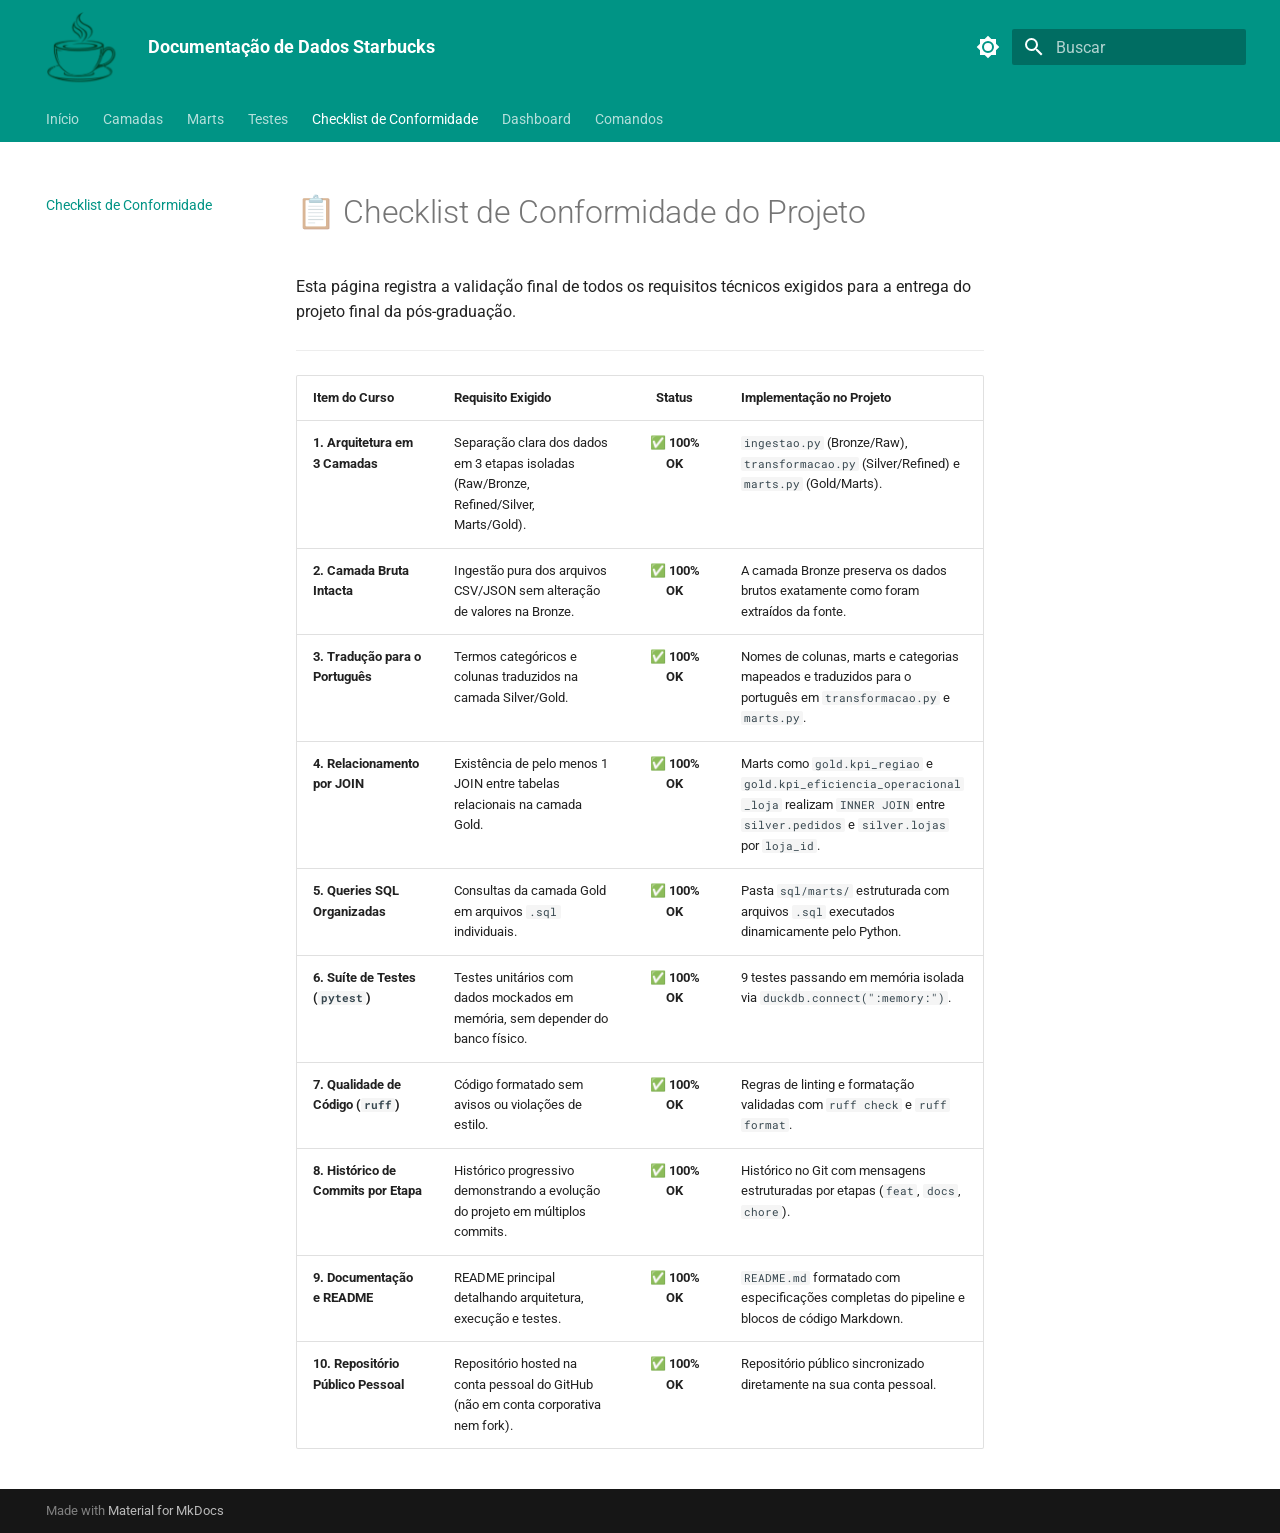
<file: checklist/index.html>
<!doctype html>
<html lang="pt" class="no-js">
  <head>
    
      <meta charset="utf-8">
      <meta name="viewport" content="width=device-width,initial-scale=1">
      
      
      
        <link rel="canonical" href="https://well-cre.github.io/starbucks/checklist/">
      
      
        <link rel="prev" href="../testes/">
      
      
        <link rel="next" href="../dashboard/">
      
      
        
      
      
      <link rel="icon" href="../assets/images/favicon.png">
      <meta name="generator" content="mkdocs-1.6.1, mkdocs-material-9.8.0">
    
    
      
        <title>Checklist de Conformidade - Documentação de Dados Starbucks</title>
      
    
    
      <link rel="stylesheet" href="../assets/stylesheets/main.57a0d79d.min.css">
      
        
        <link rel="stylesheet" href="../assets/stylesheets/palette.fb2fffe2.min.css">
      
      


    
    
      
    
    
      
        
        
        <link rel="preconnect" href="https://fonts.gstatic.com" crossorigin>
        <link rel="stylesheet" href="https://fonts.googleapis.com/css?family=Roboto:300,300i,400,400i,700,700i%7CRoboto+Mono:400,400i,700,700i&display=fallback">
        <style>:root{--md-text-font:"Roboto";--md-code-font:"Roboto Mono"}</style>
      
    
    
      <link rel="stylesheet" href="../stylesheets/extra.css">
    
    <script>__md_scope=new URL("..",location),__md_hash=e=>[...e].reduce(((e,_)=>(e<<5)-e+_.charCodeAt(0)),0),__md_get=(e,_=localStorage,t=__md_scope)=>JSON.parse(_.getItem(t.pathname+"."+e)),__md_set=(e,_,t=localStorage,a=__md_scope)=>{try{t.setItem(a.pathname+"."+e,JSON.stringify(_))}catch(e){}}</script>
    
      

    
    
  </head>
  
  
    
    
      
    
    
    
    
    <body dir="ltr" data-md-color-scheme="default" data-md-color-primary="teal" data-md-color-accent="deep-orange">
  
    
    <input class="md-toggle" data-md-toggle="drawer" type="checkbox" id="__drawer" autocomplete="off">
    <input class="md-toggle" data-md-toggle="search" type="checkbox" id="__search" autocomplete="off">
    <label class="md-overlay" for="__drawer"></label>
    <div data-md-component="skip">
      
        
        <a href="#checklist-de-conformidade-do-projeto" class="md-skip">
          Ir para o conteúdo
        </a>
      
    </div>
    <div data-md-component="announce">
      
    </div>
    
    
      

<header class="md-header" data-md-component="header">
  <nav class="md-header__inner md-grid" aria-label="Cabeçalho">
    <a href=".." title="Documentação de Dados Starbucks" class="md-header__button md-logo" aria-label="Documentação de Dados Starbucks" data-md-component="logo">
      
  <img src="../assets/images/logo_cafe.png" alt="logo">

    </a>
    <label class="md-header__button md-icon" for="__drawer">
      
      <svg xmlns="http://www.w3.org/2000/svg" viewBox="0 0 24 24"><path d="M3 6h18v2H3zm0 5h18v2H3zm0 5h18v2H3z"/></svg>
    </label>
    <div class="md-header__title" data-md-component="header-title">
      <div class="md-header__ellipsis">
        <div class="md-header__topic">
          <span class="md-ellipsis">
            Documentação de Dados Starbucks
          </span>
        </div>
        <div class="md-header__topic" data-md-component="header-topic">
          <span class="md-ellipsis">
            
              Checklist de Conformidade
            
          </span>
        </div>
      </div>
    </div>
    
      
        <form class="md-header__option" data-md-component="palette">
  
    
    
    
    <input class="md-option" data-md-color-media="" data-md-color-scheme="default" data-md-color-primary="teal" data-md-color-accent="deep-orange"  aria-label="Mudar para modo escuro"  type="radio" name="__palette" id="__palette_0">
    
      <label class="md-header__button md-icon" title="Mudar para modo escuro" for="__palette_1" hidden>
        <svg xmlns="http://www.w3.org/2000/svg" viewBox="0 0 24 24"><path d="M12 8a4 4 0 0 0-4 4 4 4 0 0 0 4 4 4 4 0 0 0 4-4 4 4 0 0 0-4-4m0 10a6 6 0 0 1-6-6 6 6 0 0 1 6-6 6 6 0 0 1 6 6 6 6 0 0 1-6 6m8-9.31V4h-4.69L12 .69 8.69 4H4v4.69L.69 12 4 15.31V20h4.69L12 23.31 15.31 20H20v-4.69L23.31 12z"/></svg>
      </label>
    
  
    
    
    
    <input class="md-option" data-md-color-media="" data-md-color-scheme="slate" data-md-color-primary="teal" data-md-color-accent="deep-orange"  aria-label="Mudar para modo claro"  type="radio" name="__palette" id="__palette_1">
    
      <label class="md-header__button md-icon" title="Mudar para modo claro" for="__palette_0" hidden>
        <svg xmlns="http://www.w3.org/2000/svg" viewBox="0 0 24 24"><path d="M12 18c-.89 0-1.74-.2-2.5-.55C11.56 16.5 13 14.42 13 12s-1.44-4.5-3.5-5.45C10.26 6.2 11.11 6 12 6a6 6 0 0 1 6 6 6 6 0 0 1-6 6m8-9.31V4h-4.69L12 .69 8.69 4H4v4.69L.69 12 4 15.31V20h4.69L12 23.31 15.31 20H20v-4.69L23.31 12z"/></svg>
      </label>
    
  
</form>
      
    
    
      <script>var palette=__md_get("__palette");if(palette&&palette.color){if("(prefers-color-scheme)"===palette.color.media){var media=matchMedia("(prefers-color-scheme: light)"),input=document.querySelector(media.matches?"[data-md-color-media='(prefers-color-scheme: light)']":"[data-md-color-media='(prefers-color-scheme: dark)']");palette.color.media=input.getAttribute("data-md-color-media"),palette.color.scheme=input.getAttribute("data-md-color-scheme"),palette.color.primary=input.getAttribute("data-md-color-primary"),palette.color.accent=input.getAttribute("data-md-color-accent")}for(var[key,value]of Object.entries(palette.color))document.body.setAttribute("data-md-color-"+key,value)}</script>
    
    
    
      
      
        <label class="md-header__button md-icon" for="__search">
          
          <svg xmlns="http://www.w3.org/2000/svg" viewBox="0 0 24 24"><path d="M9.5 3A6.5 6.5 0 0 1 16 9.5c0 1.61-.59 3.09-1.56 4.23l.27.27h.79l5 5-1.5 1.5-5-5v-.79l-.27-.27A6.52 6.52 0 0 1 9.5 16 6.5 6.5 0 0 1 3 9.5 6.5 6.5 0 0 1 9.5 3m0 2C7 5 5 7 5 9.5S7 14 9.5 14 14 12 14 9.5 12 5 9.5 5"/></svg>
        </label>
        <div class="md-search" data-md-component="search" role="dialog">
  <label class="md-search__overlay" for="__search"></label>
  <div class="md-search__inner" role="search">
    <form class="md-search__form" name="search">
      <input type="text" class="md-search__input" name="query" aria-label="Buscar" placeholder="Buscar" autocapitalize="off" autocorrect="off" autocomplete="off" spellcheck="false" data-md-component="search-query" required>
      <label class="md-search__icon md-icon" for="__search">
        
        <svg xmlns="http://www.w3.org/2000/svg" viewBox="0 0 24 24"><path d="M9.5 3A6.5 6.5 0 0 1 16 9.5c0 1.61-.59 3.09-1.56 4.23l.27.27h.79l5 5-1.5 1.5-5-5v-.79l-.27-.27A6.52 6.52 0 0 1 9.5 16 6.5 6.5 0 0 1 3 9.5 6.5 6.5 0 0 1 9.5 3m0 2C7 5 5 7 5 9.5S7 14 9.5 14 14 12 14 9.5 12 5 9.5 5"/></svg>
        
        <svg xmlns="http://www.w3.org/2000/svg" viewBox="0 0 24 24"><path d="M20 11v2H8l5.5 5.5-1.42 1.42L4.16 12l7.92-7.92L13.5 5.5 8 11z"/></svg>
      </label>
      <nav class="md-search__options" aria-label="Pesquisar">
        
        <button type="reset" class="md-search__icon md-icon" title="Limpar" aria-label="Limpar" tabindex="-1">
          
          <svg xmlns="http://www.w3.org/2000/svg" viewBox="0 0 24 24"><path d="M19 6.41 17.59 5 12 10.59 6.41 5 5 6.41 10.59 12 5 17.59 6.41 19 12 13.41 17.59 19 19 17.59 13.41 12z"/></svg>
        </button>
      </nav>
      
        <div class="md-search__suggest" data-md-component="search-suggest"></div>
      
    </form>
    <div class="md-search__output">
      <div class="md-search__scrollwrap" tabindex="0" data-md-scrollfix>
        <div class="md-search-result" data-md-component="search-result">
          <div class="md-search-result__meta">
            Inicializando a pesquisa
          </div>
          <ol class="md-search-result__list" role="presentation"></ol>
        </div>
      </div>
    </div>
  </div>
</div>
      
    
    
  </nav>
  
</header>
    
    <div class="md-container" data-md-component="container">
      
      
        
          
            
<nav class="md-tabs" aria-label="Abas" data-md-component="tabs">
  <div class="md-grid">
    <ul class="md-tabs__list">
      
        
  
  
  
  
    <li class="md-tabs__item">
      <a href=".." class="md-tabs__link">
        
  
  
    
  
  Início

      </a>
    </li>
  

      
        
  
  
  
  
    <li class="md-tabs__item">
      <a href="../camadas/" class="md-tabs__link">
        
  
  
    
  
  Camadas

      </a>
    </li>
  

      
        
  
  
  
  
    <li class="md-tabs__item">
      <a href="../marts/" class="md-tabs__link">
        
  
  
    
  
  Marts

      </a>
    </li>
  

      
        
  
  
  
  
    <li class="md-tabs__item">
      <a href="../testes/" class="md-tabs__link">
        
  
  
    
  
  Testes

      </a>
    </li>
  

      
        
  
  
  
    
  
  
    <li class="md-tabs__item md-tabs__item--active">
      <a href="./" class="md-tabs__link">
        
  
  
    
  
  Checklist de Conformidade

      </a>
    </li>
  

      
        
  
  
  
  
    <li class="md-tabs__item">
      <a href="../dashboard/" class="md-tabs__link">
        
  
  
    
  
  Dashboard

      </a>
    </li>
  

      
        
  
  
  
  
    <li class="md-tabs__item">
      <a href="../comandos/" class="md-tabs__link">
        
  
  
    
  
  Comandos

      </a>
    </li>
  

      
    </ul>
  </div>
</nav>
          
        
      
      <main class="md-main" data-md-component="main">
        <div class="md-main__inner md-grid">
          
            
              
              <div class="md-sidebar md-sidebar--primary" data-md-component="sidebar" data-md-type="navigation" >
                <div class="md-sidebar__scrollwrap">
                  <div class="md-sidebar__inner">
                    


  


<nav class="md-nav md-nav--primary md-nav--lifted" aria-label="Navegação" data-md-level="0">
  <label class="md-nav__title" for="__drawer">
    <a href=".." title="Documentação de Dados Starbucks" class="md-nav__button md-logo" aria-label="Documentação de Dados Starbucks" data-md-component="logo">
      
  <img src="../assets/images/logo_cafe.png" alt="logo">

    </a>
    Documentação de Dados Starbucks
  </label>
  
  <ul class="md-nav__list" data-md-scrollfix>
    
      
      
  
  
  
  
    <li class="md-nav__item">
      <a href=".." class="md-nav__link">
        
  
  
  <span class="md-ellipsis">
    
  
    Início
  

    
  </span>
  
  

      </a>
    </li>
  

    
      
      
  
  
  
  
    <li class="md-nav__item">
      <a href="../camadas/" class="md-nav__link">
        
  
  
  <span class="md-ellipsis">
    
  
    Camadas
  

    
  </span>
  
  

      </a>
    </li>
  

    
      
      
  
  
  
  
    <li class="md-nav__item">
      <a href="../marts/" class="md-nav__link">
        
  
  
  <span class="md-ellipsis">
    
  
    Marts
  

    
  </span>
  
  

      </a>
    </li>
  

    
      
      
  
  
  
  
    <li class="md-nav__item">
      <a href="../testes/" class="md-nav__link">
        
  
  
  <span class="md-ellipsis">
    
  
    Testes
  

    
  </span>
  
  

      </a>
    </li>
  

    
      
      
  
  
    
  
  
  
    <li class="md-nav__item md-nav__item--active">
      
      <input class="md-nav__toggle md-toggle" type="checkbox" id="__toc">
      
      
        
      
      
      <a href="./" class="md-nav__link md-nav__link--active">
        
  
  
  <span class="md-ellipsis">
    
  
    Checklist de Conformidade
  

    
  </span>
  
  

      </a>
      
    </li>
  

    
      
      
  
  
  
  
    <li class="md-nav__item">
      <a href="../dashboard/" class="md-nav__link">
        
  
  
  <span class="md-ellipsis">
    
  
    Dashboard
  

    
  </span>
  
  

      </a>
    </li>
  

    
      
      
  
  
  
  
    <li class="md-nav__item">
      <a href="../comandos/" class="md-nav__link">
        
  
  
  <span class="md-ellipsis">
    
  
    Comandos
  

    
  </span>
  
  

      </a>
    </li>
  

    
  </ul>
</nav>
                  </div>
                </div>
              </div>
            
            
              
              <div class="md-sidebar md-sidebar--secondary" data-md-component="sidebar" data-md-type="toc" >
                <div class="md-sidebar__scrollwrap">
                  <div class="md-sidebar__inner">
                    

<nav class="md-nav md-nav--secondary" aria-label="Índice">
  
  
  
    
  
  
</nav>
                  </div>
                </div>
              </div>
            
          
          
            <div class="md-content" data-md-component="content">
              
              <article class="md-content__inner md-typeset">
                
                  



<h1 id="checklist-de-conformidade-do-projeto">📋 Checklist de Conformidade do Projeto</h1>
<p>Esta página registra a validação final de todos os requisitos técnicos exigidos para a entrega do projeto final da pós-graduação.</p>
<hr />
<table>
<thead>
<tr>
<th style="text-align: left;">Item do Curso</th>
<th style="text-align: left;">Requisito Exigido</th>
<th style="text-align: center;">Status</th>
<th style="text-align: left;">Implementação no Projeto</th>
</tr>
</thead>
<tbody>
<tr>
<td style="text-align: left;"><strong>1. Arquitetura em 3 Camadas</strong></td>
<td style="text-align: left;">Separação clara dos dados em 3 etapas isoladas (Raw/Bronze, Refined/Silver, Marts/Gold).</td>
<td style="text-align: center;">✅ <strong>100% OK</strong></td>
<td style="text-align: left;"><code>ingestao.py</code> (Bronze/Raw), <code>transformacao.py</code> (Silver/Refined) e <code>marts.py</code> (Gold/Marts).</td>
</tr>
<tr>
<td style="text-align: left;"><strong>2. Camada Bruta Intacta</strong></td>
<td style="text-align: left;">Ingestão pura dos arquivos CSV/JSON sem alteração de valores na Bronze.</td>
<td style="text-align: center;">✅ <strong>100% OK</strong></td>
<td style="text-align: left;">A camada Bronze preserva os dados brutos exatamente como foram extraídos da fonte.</td>
</tr>
<tr>
<td style="text-align: left;"><strong>3. Tradução para o Português</strong></td>
<td style="text-align: left;">Termos categóricos e colunas traduzidos na camada Silver/Gold.</td>
<td style="text-align: center;">✅ <strong>100% OK</strong></td>
<td style="text-align: left;">Nomes de colunas, marts e categorias mapeados e traduzidos para o português em <code>transformacao.py</code> e <code>marts.py</code>.</td>
</tr>
<tr>
<td style="text-align: left;"><strong>4. Relacionamento por JOIN</strong></td>
<td style="text-align: left;">Existência de pelo menos 1 JOIN entre tabelas relacionais na camada Gold.</td>
<td style="text-align: center;">✅ <strong>100% OK</strong></td>
<td style="text-align: left;">Marts como <code>gold.kpi_regiao</code> e <code>gold.kpi_eficiencia_operacional_loja</code> realizam <code>INNER JOIN</code> entre <code>silver.pedidos</code> e <code>silver.lojas</code> por <code>loja_id</code>.</td>
</tr>
<tr>
<td style="text-align: left;"><strong>5. Queries SQL Organizadas</strong></td>
<td style="text-align: left;">Consultas da camada Gold em arquivos <code>.sql</code> individuais.</td>
<td style="text-align: center;">✅ <strong>100% OK</strong></td>
<td style="text-align: left;">Pasta <code>sql/marts/</code> estruturada com arquivos <code>.sql</code> executados dinamicamente pelo Python.</td>
</tr>
<tr>
<td style="text-align: left;"><strong>6. Suíte de Testes (<code>pytest</code>)</strong></td>
<td style="text-align: left;">Testes unitários com dados mockados em memória, sem depender do banco físico.</td>
<td style="text-align: center;">✅ <strong>100% OK</strong></td>
<td style="text-align: left;">9 testes passando em memória isolada via <code>duckdb.connect(":memory:")</code>.</td>
</tr>
<tr>
<td style="text-align: left;"><strong>7. Qualidade de Código (<code>ruff</code>)</strong></td>
<td style="text-align: left;">Código formatado sem avisos ou violações de estilo.</td>
<td style="text-align: center;">✅ <strong>100% OK</strong></td>
<td style="text-align: left;">Regras de linting e formatação validadas com <code>ruff check</code> e <code>ruff format</code>.</td>
</tr>
<tr>
<td style="text-align: left;"><strong>8. Histórico de Commits por Etapa</strong></td>
<td style="text-align: left;">Histórico progressivo demonstrando a evolução do projeto em múltiplos commits.</td>
<td style="text-align: center;">✅ <strong>100% OK</strong></td>
<td style="text-align: left;">Histórico no Git com mensagens estruturadas por etapas (<code>feat</code>, <code>docs</code>, <code>chore</code>).</td>
</tr>
<tr>
<td style="text-align: left;"><strong>9. Documentação e README</strong></td>
<td style="text-align: left;">README principal detalhando arquitetura, execução e testes.</td>
<td style="text-align: center;">✅ <strong>100% OK</strong></td>
<td style="text-align: left;"><code>README.md</code> formatado com especificações completas do pipeline e blocos de código Markdown.</td>
</tr>
<tr>
<td style="text-align: left;"><strong>10. Repositório Público Pessoal</strong></td>
<td style="text-align: left;">Repositório hosted na conta pessoal do GitHub (não em conta corporativa nem fork).</td>
<td style="text-align: center;">✅ <strong>100% OK</strong></td>
<td style="text-align: left;">Repositório público sincronizado diretamente na sua conta pessoal.</td>
</tr>
</tbody>
</table>












                
              </article>
            </div>
          
          
<script>var target=document.getElementById(location.hash.slice(1));target&&target.name&&(target.checked=target.name.startsWith("__tabbed_"))</script>
        </div>
        
          <button type="button" class="md-top md-icon" data-md-component="top" hidden>
  
  <svg xmlns="http://www.w3.org/2000/svg" viewBox="0 0 24 24"><path d="M13 20h-2V8l-5.5 5.5-1.42-1.42L12 4.16l7.92 7.92-1.42 1.42L13 8z"/></svg>
  Voltar ao topo
</button>
        
      </main>
      
        <footer class="md-footer">
  
  <div class="md-footer-meta md-typeset">
    <div class="md-footer-meta__inner md-grid">
      <div class="md-copyright">
  
  
    Made with
    <a href="https://squidfunk.github.io/mkdocs-material/" target="_blank" rel="noopener">
      Material for MkDocs
    </a>
  
</div>
      
    </div>
  </div>
</footer>
      
    </div>
    <div class="md-dialog" data-md-component="dialog">
      <div class="md-dialog__inner md-typeset"></div>
    </div>
    
    
    
      
      
      <script id="__config" type="application/json">{"annotate": null, "base": "..", "features": ["navigation.tabs", "navigation.sections", "navigation.top", "search.suggest", "search.highlight", "content.code.copy"], "search": "../assets/javascripts/workers/search.a7633da7.min.js", "tags": null, "translations": {"clipboard.copied": "Copiado para \u00e1rea de transfer\u00eancia", "clipboard.copy": "Copiar para \u00e1rea de transfer\u00eancia", "search.result.more.one": "Mais 1 nesta p\u00e1gina", "search.result.more.other": "Mais # nesta p\u00e1gina", "search.result.none": "Nenhum resultado encontrado", "search.result.one": "1 resultado encontrado", "search.result.other": "# resultados encontrados", "search.result.placeholder": "Digite para iniciar a busca", "search.result.term.missing": "Ausente", "select.version": "Selecione a vers\u00e3o"}, "version": null}</script>
    
    
      <script src="../assets/javascripts/bundle.c21346df.min.js"></script>
      
    
  </body>
</html>
</file>
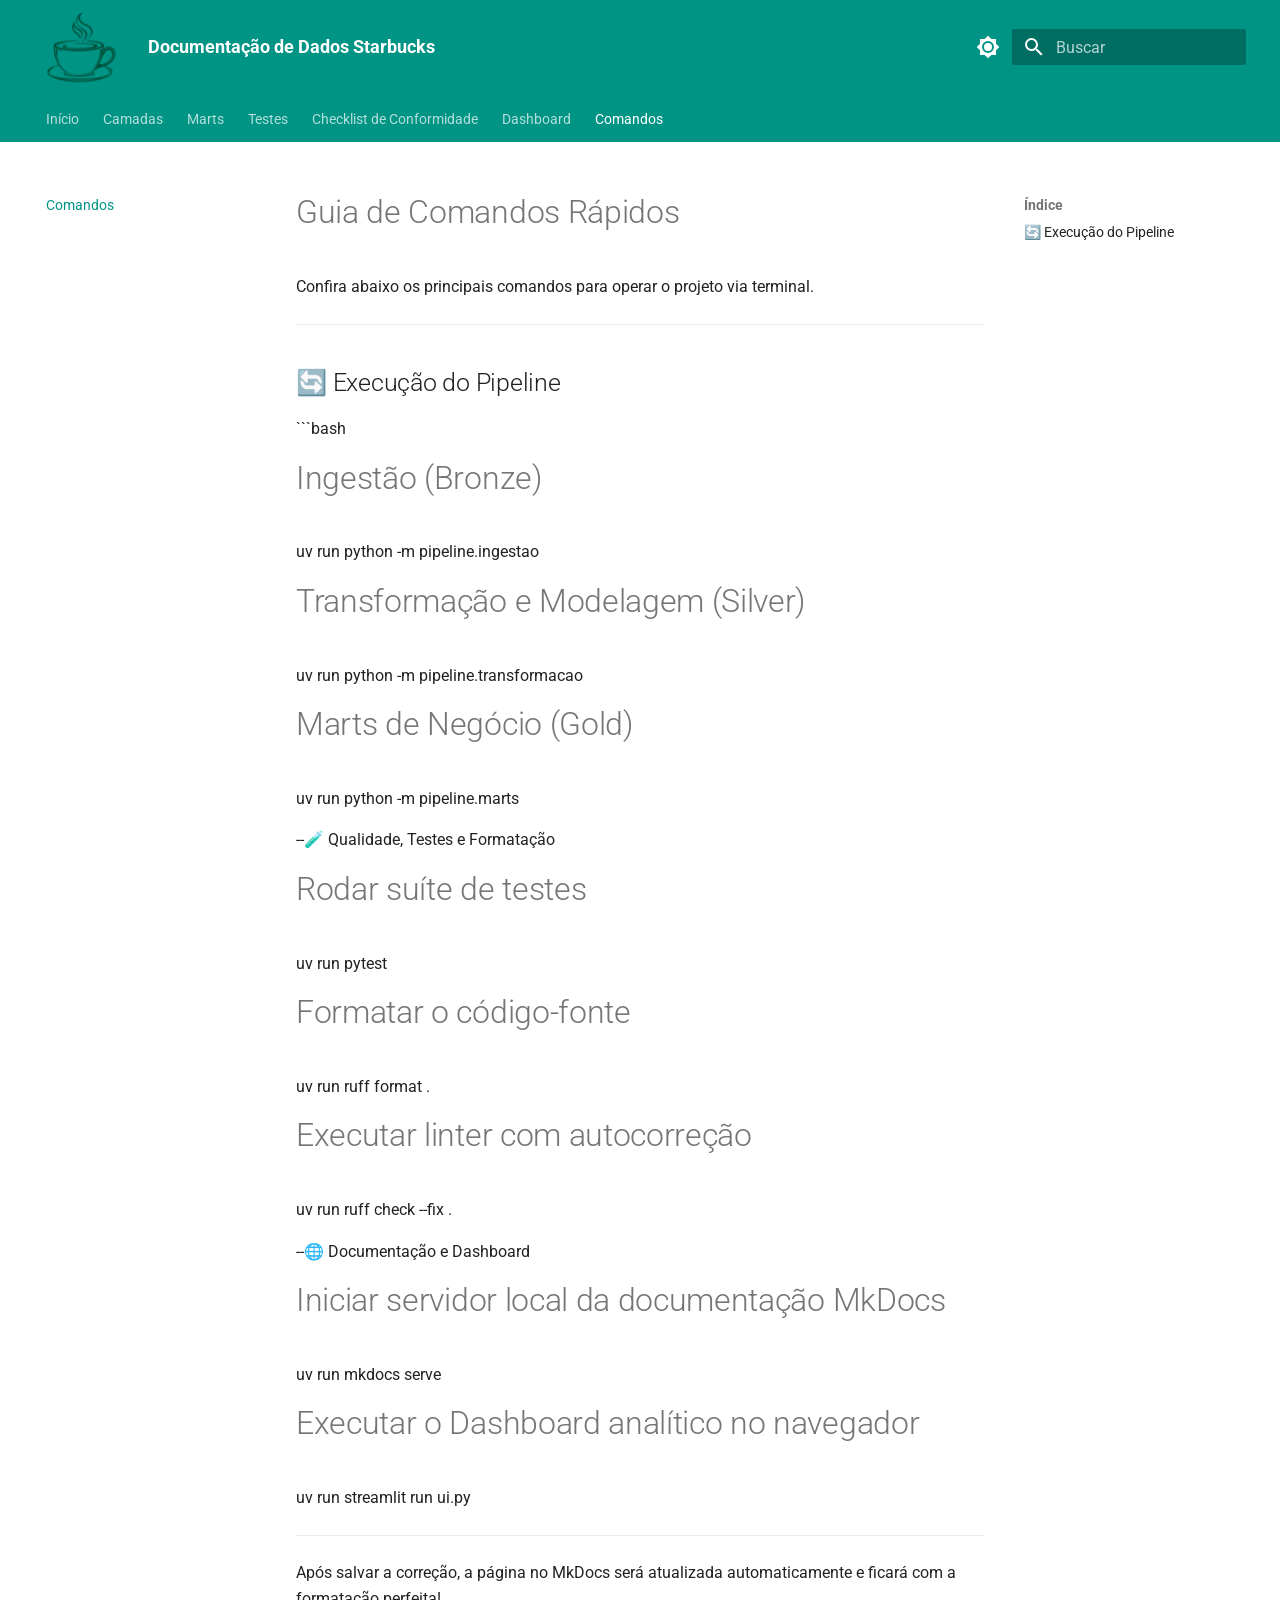
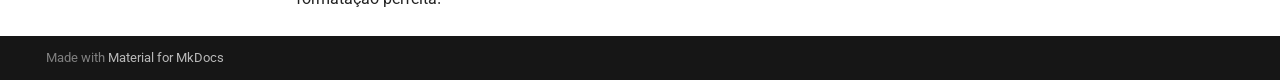
<file: comandos/index.html>
<!doctype html>
<html lang="pt" class="no-js">
  <head>
    
      <meta charset="utf-8">
      <meta name="viewport" content="width=device-width,initial-scale=1">
      
      
      
        <link rel="canonical" href="https://well-cre.github.io/starbucks/comandos/">
      
      
        <link rel="prev" href="../dashboard/">
      
      
      
        
      
      
      <link rel="icon" href="../assets/images/favicon.png">
      <meta name="generator" content="mkdocs-1.6.1, mkdocs-material-9.8.0">
    
    
      
        <title>Comandos - Documentação de Dados Starbucks</title>
      
    
    
      <link rel="stylesheet" href="../assets/stylesheets/main.57a0d79d.min.css">
      
        
        <link rel="stylesheet" href="../assets/stylesheets/palette.fb2fffe2.min.css">
      
      


    
    
      
    
    
      
        
        
        <link rel="preconnect" href="https://fonts.gstatic.com" crossorigin>
        <link rel="stylesheet" href="https://fonts.googleapis.com/css?family=Roboto:300,300i,400,400i,700,700i%7CRoboto+Mono:400,400i,700,700i&display=fallback">
        <style>:root{--md-text-font:"Roboto";--md-code-font:"Roboto Mono"}</style>
      
    
    
      <link rel="stylesheet" href="../stylesheets/extra.css">
    
    <script>__md_scope=new URL("..",location),__md_hash=e=>[...e].reduce(((e,_)=>(e<<5)-e+_.charCodeAt(0)),0),__md_get=(e,_=localStorage,t=__md_scope)=>JSON.parse(_.getItem(t.pathname+"."+e)),__md_set=(e,_,t=localStorage,a=__md_scope)=>{try{t.setItem(a.pathname+"."+e,JSON.stringify(_))}catch(e){}}</script>
    
      

    
    
  </head>
  
  
    
    
      
    
    
    
    
    <body dir="ltr" data-md-color-scheme="default" data-md-color-primary="teal" data-md-color-accent="deep-orange">
  
    
    <input class="md-toggle" data-md-toggle="drawer" type="checkbox" id="__drawer" autocomplete="off">
    <input class="md-toggle" data-md-toggle="search" type="checkbox" id="__search" autocomplete="off">
    <label class="md-overlay" for="__drawer"></label>
    <div data-md-component="skip">
      
        
        <a href="#guia-de-comandos-rapidos" class="md-skip">
          Ir para o conteúdo
        </a>
      
    </div>
    <div data-md-component="announce">
      
    </div>
    
    
      

<header class="md-header" data-md-component="header">
  <nav class="md-header__inner md-grid" aria-label="Cabeçalho">
    <a href=".." title="Documentação de Dados Starbucks" class="md-header__button md-logo" aria-label="Documentação de Dados Starbucks" data-md-component="logo">
      
  <img src="../assets/images/logo_cafe.png" alt="logo">

    </a>
    <label class="md-header__button md-icon" for="__drawer">
      
      <svg xmlns="http://www.w3.org/2000/svg" viewBox="0 0 24 24"><path d="M3 6h18v2H3zm0 5h18v2H3zm0 5h18v2H3z"/></svg>
    </label>
    <div class="md-header__title" data-md-component="header-title">
      <div class="md-header__ellipsis">
        <div class="md-header__topic">
          <span class="md-ellipsis">
            Documentação de Dados Starbucks
          </span>
        </div>
        <div class="md-header__topic" data-md-component="header-topic">
          <span class="md-ellipsis">
            
              Comandos
            
          </span>
        </div>
      </div>
    </div>
    
      
        <form class="md-header__option" data-md-component="palette">
  
    
    
    
    <input class="md-option" data-md-color-media="" data-md-color-scheme="default" data-md-color-primary="teal" data-md-color-accent="deep-orange"  aria-label="Mudar para modo escuro"  type="radio" name="__palette" id="__palette_0">
    
      <label class="md-header__button md-icon" title="Mudar para modo escuro" for="__palette_1" hidden>
        <svg xmlns="http://www.w3.org/2000/svg" viewBox="0 0 24 24"><path d="M12 8a4 4 0 0 0-4 4 4 4 0 0 0 4 4 4 4 0 0 0 4-4 4 4 0 0 0-4-4m0 10a6 6 0 0 1-6-6 6 6 0 0 1 6-6 6 6 0 0 1 6 6 6 6 0 0 1-6 6m8-9.31V4h-4.69L12 .69 8.69 4H4v4.69L.69 12 4 15.31V20h4.69L12 23.31 15.31 20H20v-4.69L23.31 12z"/></svg>
      </label>
    
  
    
    
    
    <input class="md-option" data-md-color-media="" data-md-color-scheme="slate" data-md-color-primary="teal" data-md-color-accent="deep-orange"  aria-label="Mudar para modo claro"  type="radio" name="__palette" id="__palette_1">
    
      <label class="md-header__button md-icon" title="Mudar para modo claro" for="__palette_0" hidden>
        <svg xmlns="http://www.w3.org/2000/svg" viewBox="0 0 24 24"><path d="M12 18c-.89 0-1.74-.2-2.5-.55C11.56 16.5 13 14.42 13 12s-1.44-4.5-3.5-5.45C10.26 6.2 11.11 6 12 6a6 6 0 0 1 6 6 6 6 0 0 1-6 6m8-9.31V4h-4.69L12 .69 8.69 4H4v4.69L.69 12 4 15.31V20h4.69L12 23.31 15.31 20H20v-4.69L23.31 12z"/></svg>
      </label>
    
  
</form>
      
    
    
      <script>var palette=__md_get("__palette");if(palette&&palette.color){if("(prefers-color-scheme)"===palette.color.media){var media=matchMedia("(prefers-color-scheme: light)"),input=document.querySelector(media.matches?"[data-md-color-media='(prefers-color-scheme: light)']":"[data-md-color-media='(prefers-color-scheme: dark)']");palette.color.media=input.getAttribute("data-md-color-media"),palette.color.scheme=input.getAttribute("data-md-color-scheme"),palette.color.primary=input.getAttribute("data-md-color-primary"),palette.color.accent=input.getAttribute("data-md-color-accent")}for(var[key,value]of Object.entries(palette.color))document.body.setAttribute("data-md-color-"+key,value)}</script>
    
    
    
      
      
        <label class="md-header__button md-icon" for="__search">
          
          <svg xmlns="http://www.w3.org/2000/svg" viewBox="0 0 24 24"><path d="M9.5 3A6.5 6.5 0 0 1 16 9.5c0 1.61-.59 3.09-1.56 4.23l.27.27h.79l5 5-1.5 1.5-5-5v-.79l-.27-.27A6.52 6.52 0 0 1 9.5 16 6.5 6.5 0 0 1 3 9.5 6.5 6.5 0 0 1 9.5 3m0 2C7 5 5 7 5 9.5S7 14 9.5 14 14 12 14 9.5 12 5 9.5 5"/></svg>
        </label>
        <div class="md-search" data-md-component="search" role="dialog">
  <label class="md-search__overlay" for="__search"></label>
  <div class="md-search__inner" role="search">
    <form class="md-search__form" name="search">
      <input type="text" class="md-search__input" name="query" aria-label="Buscar" placeholder="Buscar" autocapitalize="off" autocorrect="off" autocomplete="off" spellcheck="false" data-md-component="search-query" required>
      <label class="md-search__icon md-icon" for="__search">
        
        <svg xmlns="http://www.w3.org/2000/svg" viewBox="0 0 24 24"><path d="M9.5 3A6.5 6.5 0 0 1 16 9.5c0 1.61-.59 3.09-1.56 4.23l.27.27h.79l5 5-1.5 1.5-5-5v-.79l-.27-.27A6.52 6.52 0 0 1 9.5 16 6.5 6.5 0 0 1 3 9.5 6.5 6.5 0 0 1 9.5 3m0 2C7 5 5 7 5 9.5S7 14 9.5 14 14 12 14 9.5 12 5 9.5 5"/></svg>
        
        <svg xmlns="http://www.w3.org/2000/svg" viewBox="0 0 24 24"><path d="M20 11v2H8l5.5 5.5-1.42 1.42L4.16 12l7.92-7.92L13.5 5.5 8 11z"/></svg>
      </label>
      <nav class="md-search__options" aria-label="Pesquisar">
        
        <button type="reset" class="md-search__icon md-icon" title="Limpar" aria-label="Limpar" tabindex="-1">
          
          <svg xmlns="http://www.w3.org/2000/svg" viewBox="0 0 24 24"><path d="M19 6.41 17.59 5 12 10.59 6.41 5 5 6.41 10.59 12 5 17.59 6.41 19 12 13.41 17.59 19 19 17.59 13.41 12z"/></svg>
        </button>
      </nav>
      
        <div class="md-search__suggest" data-md-component="search-suggest"></div>
      
    </form>
    <div class="md-search__output">
      <div class="md-search__scrollwrap" tabindex="0" data-md-scrollfix>
        <div class="md-search-result" data-md-component="search-result">
          <div class="md-search-result__meta">
            Inicializando a pesquisa
          </div>
          <ol class="md-search-result__list" role="presentation"></ol>
        </div>
      </div>
    </div>
  </div>
</div>
      
    
    
  </nav>
  
</header>
    
    <div class="md-container" data-md-component="container">
      
      
        
          
            
<nav class="md-tabs" aria-label="Abas" data-md-component="tabs">
  <div class="md-grid">
    <ul class="md-tabs__list">
      
        
  
  
  
  
    <li class="md-tabs__item">
      <a href=".." class="md-tabs__link">
        
  
  
    
  
  Início

      </a>
    </li>
  

      
        
  
  
  
  
    <li class="md-tabs__item">
      <a href="../camadas/" class="md-tabs__link">
        
  
  
    
  
  Camadas

      </a>
    </li>
  

      
        
  
  
  
  
    <li class="md-tabs__item">
      <a href="../marts/" class="md-tabs__link">
        
  
  
    
  
  Marts

      </a>
    </li>
  

      
        
  
  
  
  
    <li class="md-tabs__item">
      <a href="../testes/" class="md-tabs__link">
        
  
  
    
  
  Testes

      </a>
    </li>
  

      
        
  
  
  
  
    <li class="md-tabs__item">
      <a href="../checklist/" class="md-tabs__link">
        
  
  
    
  
  Checklist de Conformidade

      </a>
    </li>
  

      
        
  
  
  
  
    <li class="md-tabs__item">
      <a href="../dashboard/" class="md-tabs__link">
        
  
  
    
  
  Dashboard

      </a>
    </li>
  

      
        
  
  
  
    
  
  
    <li class="md-tabs__item md-tabs__item--active">
      <a href="./" class="md-tabs__link">
        
  
  
    
  
  Comandos

      </a>
    </li>
  

      
    </ul>
  </div>
</nav>
          
        
      
      <main class="md-main" data-md-component="main">
        <div class="md-main__inner md-grid">
          
            
              
              <div class="md-sidebar md-sidebar--primary" data-md-component="sidebar" data-md-type="navigation" >
                <div class="md-sidebar__scrollwrap">
                  <div class="md-sidebar__inner">
                    


  


<nav class="md-nav md-nav--primary md-nav--lifted" aria-label="Navegação" data-md-level="0">
  <label class="md-nav__title" for="__drawer">
    <a href=".." title="Documentação de Dados Starbucks" class="md-nav__button md-logo" aria-label="Documentação de Dados Starbucks" data-md-component="logo">
      
  <img src="../assets/images/logo_cafe.png" alt="logo">

    </a>
    Documentação de Dados Starbucks
  </label>
  
  <ul class="md-nav__list" data-md-scrollfix>
    
      
      
  
  
  
  
    <li class="md-nav__item">
      <a href=".." class="md-nav__link">
        
  
  
  <span class="md-ellipsis">
    
  
    Início
  

    
  </span>
  
  

      </a>
    </li>
  

    
      
      
  
  
  
  
    <li class="md-nav__item">
      <a href="../camadas/" class="md-nav__link">
        
  
  
  <span class="md-ellipsis">
    
  
    Camadas
  

    
  </span>
  
  

      </a>
    </li>
  

    
      
      
  
  
  
  
    <li class="md-nav__item">
      <a href="../marts/" class="md-nav__link">
        
  
  
  <span class="md-ellipsis">
    
  
    Marts
  

    
  </span>
  
  

      </a>
    </li>
  

    
      
      
  
  
  
  
    <li class="md-nav__item">
      <a href="../testes/" class="md-nav__link">
        
  
  
  <span class="md-ellipsis">
    
  
    Testes
  

    
  </span>
  
  

      </a>
    </li>
  

    
      
      
  
  
  
  
    <li class="md-nav__item">
      <a href="../checklist/" class="md-nav__link">
        
  
  
  <span class="md-ellipsis">
    
  
    Checklist de Conformidade
  

    
  </span>
  
  

      </a>
    </li>
  

    
      
      
  
  
  
  
    <li class="md-nav__item">
      <a href="../dashboard/" class="md-nav__link">
        
  
  
  <span class="md-ellipsis">
    
  
    Dashboard
  

    
  </span>
  
  

      </a>
    </li>
  

    
      
      
  
  
    
  
  
  
    <li class="md-nav__item md-nav__item--active">
      
      <input class="md-nav__toggle md-toggle" type="checkbox" id="__toc">
      
      
        
      
      
        <label class="md-nav__link md-nav__link--active" for="__toc">
          
  
  
  <span class="md-ellipsis">
    
  
    Comandos
  

    
  </span>
  
  

          <span class="md-nav__icon md-icon"></span>
        </label>
      
      <a href="./" class="md-nav__link md-nav__link--active">
        
  
  
  <span class="md-ellipsis">
    
  
    Comandos
  

    
  </span>
  
  

      </a>
      
        

<nav class="md-nav md-nav--secondary" aria-label="Índice">
  
  
  
    
  
  
    <label class="md-nav__title" for="__toc">
      <span class="md-nav__icon md-icon"></span>
      Índice
    </label>
    <ul class="md-nav__list" data-md-component="toc" data-md-scrollfix>
      
        <li class="md-nav__item">
  <a href="#execucao-do-pipeline" class="md-nav__link">
    <span class="md-ellipsis">
      
        🔄 Execução do Pipeline
      
    </span>
  </a>
  
</li>
      
    </ul>
  
</nav>
      
    </li>
  

    
  </ul>
</nav>
                  </div>
                </div>
              </div>
            
            
              
              <div class="md-sidebar md-sidebar--secondary" data-md-component="sidebar" data-md-type="toc" >
                <div class="md-sidebar__scrollwrap">
                  <div class="md-sidebar__inner">
                    

<nav class="md-nav md-nav--secondary" aria-label="Índice">
  
  
  
    
  
  
    <label class="md-nav__title" for="__toc">
      <span class="md-nav__icon md-icon"></span>
      Índice
    </label>
    <ul class="md-nav__list" data-md-component="toc" data-md-scrollfix>
      
        <li class="md-nav__item">
  <a href="#execucao-do-pipeline" class="md-nav__link">
    <span class="md-ellipsis">
      
        🔄 Execução do Pipeline
      
    </span>
  </a>
  
</li>
      
    </ul>
  
</nav>
                  </div>
                </div>
              </div>
            
          
          
            <div class="md-content" data-md-component="content">
              
              <article class="md-content__inner md-typeset">
                
                  



<h1 id="guia-de-comandos-rapidos">Guia de Comandos Rápidos</h1>
<p>Confira abaixo os principais comandos para operar o projeto via terminal.</p>
<hr />
<h2 id="execucao-do-pipeline">🔄 Execução do Pipeline</h2>
<p>```bash</p>
<h1 id="ingestao-bronze">Ingestão (Bronze)</h1>
<p>uv run python -m pipeline.ingestao</p>
<h1 id="transformacao-e-modelagem-silver">Transformação e Modelagem (Silver)</h1>
<p>uv run python -m pipeline.transformacao</p>
<h1 id="marts-de-negocio-gold">Marts de Negócio (Gold)</h1>
<p>uv run python -m pipeline.marts</p>
<p>--🧪 Qualidade, Testes e Formatação</p>
<h1 id="rodar-suite-de-testes">Rodar suíte de testes</h1>
<p>uv run pytest</p>
<h1 id="formatar-o-codigo-fonte">Formatar o código-fonte</h1>
<p>uv run ruff format .</p>
<h1 id="executar-linter-com-autocorrecao">Executar linter com autocorreção</h1>
<p>uv run ruff check --fix .</p>
<p>--🌐 Documentação e Dashboard</p>
<h1 id="iniciar-servidor-local-da-documentacao-mkdocs">Iniciar servidor local da documentação MkDocs</h1>
<p>uv run mkdocs serve</p>
<h1 id="executar-o-dashboard-analitico-no-navegador">Executar o Dashboard analítico no navegador</h1>
<p>uv run streamlit run ui.py</p>
<hr />
<p>Após salvar a correção, a página no MkDocs será atualizada automaticamente e ficará com a formatação perfeita!</p>
<p><ElicitationsGroup message="O que prefere fazer a seguir?">
  <Elicitation label="Fazer o commit final no Git" query="Corrigi o arquivo comandos.md! Vou rodar git add ., git commit e git push para atualizar o GitHub."/>
  <Elicitation label="Testar a visualização no navegador" query="Vou abrir http://127.0.0.1:8000 para conferir como ficou a documentação visualmente."/>
</ElicitationsGroup></p>












                
              </article>
            </div>
          
          
<script>var target=document.getElementById(location.hash.slice(1));target&&target.name&&(target.checked=target.name.startsWith("__tabbed_"))</script>
        </div>
        
          <button type="button" class="md-top md-icon" data-md-component="top" hidden>
  
  <svg xmlns="http://www.w3.org/2000/svg" viewBox="0 0 24 24"><path d="M13 20h-2V8l-5.5 5.5-1.42-1.42L12 4.16l7.92 7.92-1.42 1.42L13 8z"/></svg>
  Voltar ao topo
</button>
        
      </main>
      
        <footer class="md-footer">
  
  <div class="md-footer-meta md-typeset">
    <div class="md-footer-meta__inner md-grid">
      <div class="md-copyright">
  
  
    Made with
    <a href="https://squidfunk.github.io/mkdocs-material/" target="_blank" rel="noopener">
      Material for MkDocs
    </a>
  
</div>
      
    </div>
  </div>
</footer>
      
    </div>
    <div class="md-dialog" data-md-component="dialog">
      <div class="md-dialog__inner md-typeset"></div>
    </div>
    
    
    
      
      
      <script id="__config" type="application/json">{"annotate": null, "base": "..", "features": ["navigation.tabs", "navigation.sections", "navigation.top", "search.suggest", "search.highlight", "content.code.copy"], "search": "../assets/javascripts/workers/search.a7633da7.min.js", "tags": null, "translations": {"clipboard.copied": "Copiado para \u00e1rea de transfer\u00eancia", "clipboard.copy": "Copiar para \u00e1rea de transfer\u00eancia", "search.result.more.one": "Mais 1 nesta p\u00e1gina", "search.result.more.other": "Mais # nesta p\u00e1gina", "search.result.none": "Nenhum resultado encontrado", "search.result.one": "1 resultado encontrado", "search.result.other": "# resultados encontrados", "search.result.placeholder": "Digite para iniciar a busca", "search.result.term.missing": "Ausente", "select.version": "Selecione a vers\u00e3o"}, "version": null}</script>
    
    
      <script src="../assets/javascripts/bundle.c21346df.min.js"></script>
      
    
  </body>
</html>
</file>
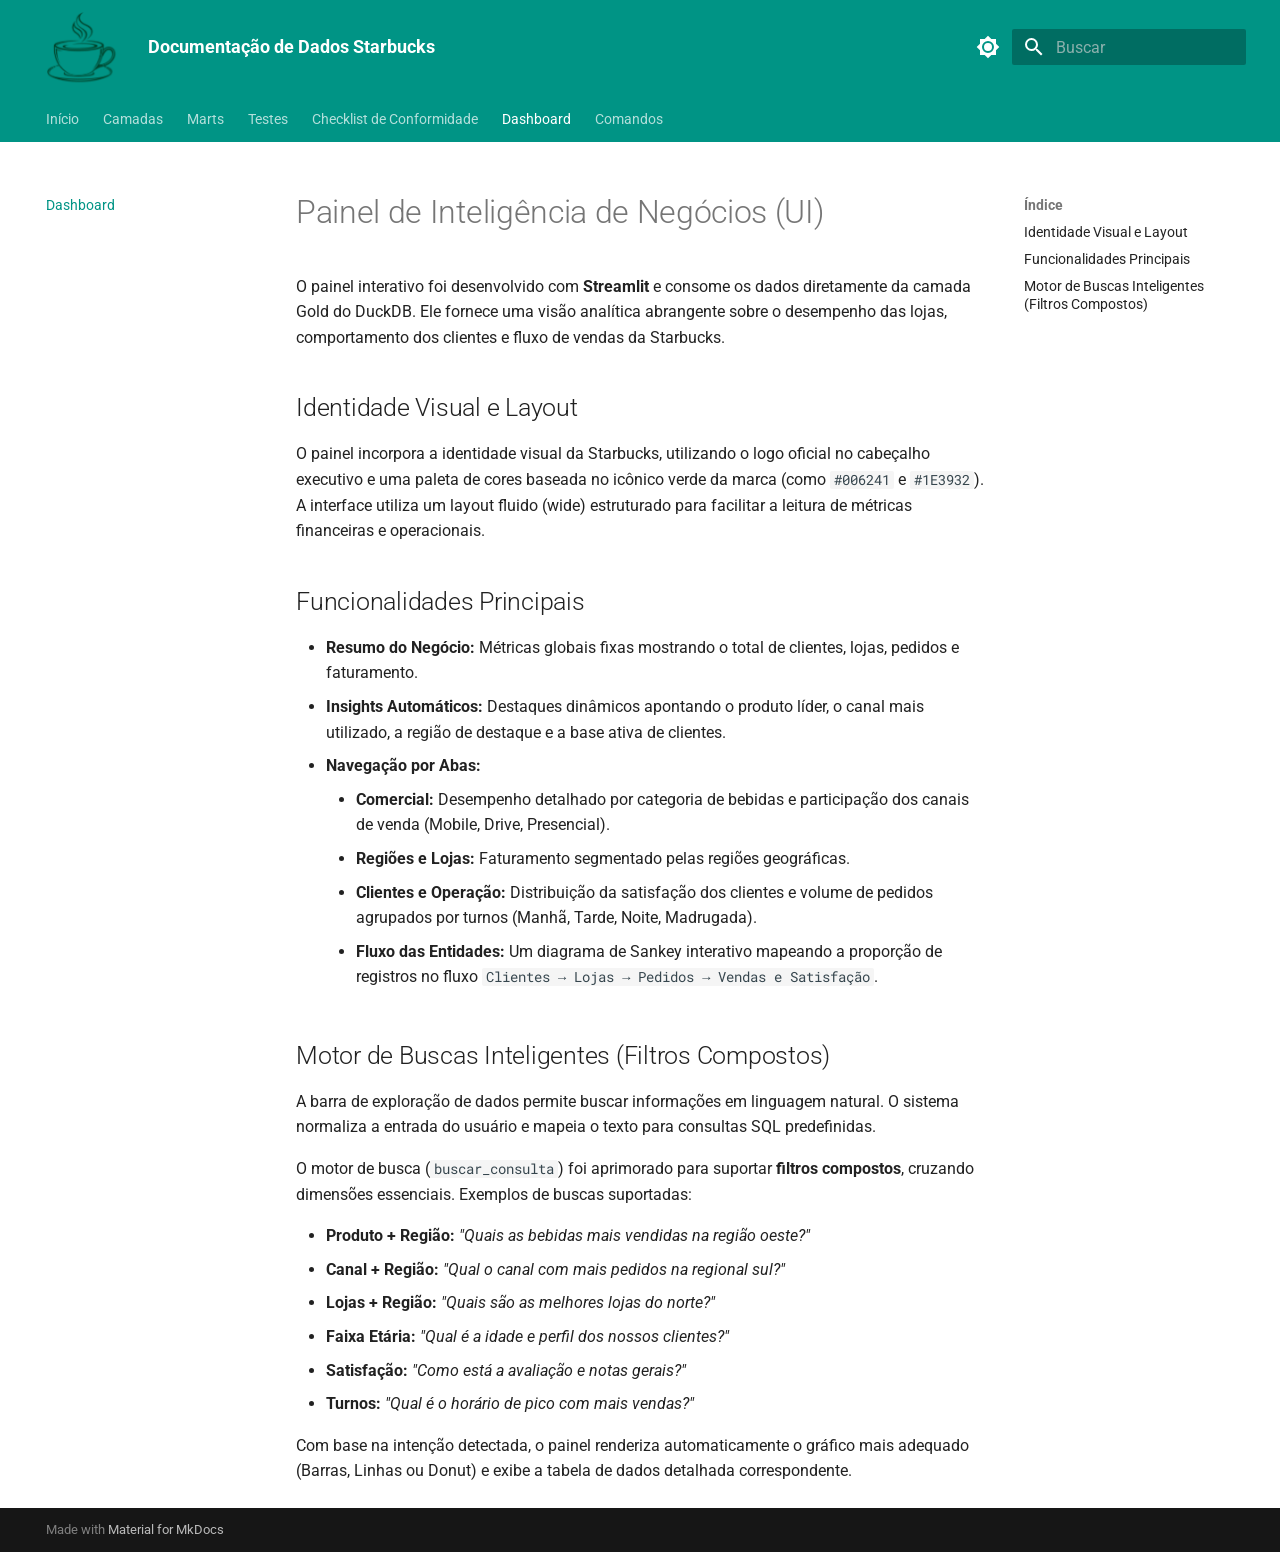
<file: dashboard/index.html>
<!doctype html>
<html lang="pt" class="no-js">
  <head>
    
      <meta charset="utf-8">
      <meta name="viewport" content="width=device-width,initial-scale=1">
      
      
      
        <link rel="canonical" href="https://well-cre.github.io/starbucks/dashboard/">
      
      
        <link rel="prev" href="../checklist/">
      
      
        <link rel="next" href="../comandos/">
      
      
        
      
      
      <link rel="icon" href="../assets/images/favicon.png">
      <meta name="generator" content="mkdocs-1.6.1, mkdocs-material-9.8.0">
    
    
      
        <title>Dashboard - Documentação de Dados Starbucks</title>
      
    
    
      <link rel="stylesheet" href="../assets/stylesheets/main.57a0d79d.min.css">
      
        
        <link rel="stylesheet" href="../assets/stylesheets/palette.fb2fffe2.min.css">
      
      


    
    
      
    
    
      
        
        
        <link rel="preconnect" href="https://fonts.gstatic.com" crossorigin>
        <link rel="stylesheet" href="https://fonts.googleapis.com/css?family=Roboto:300,300i,400,400i,700,700i%7CRoboto+Mono:400,400i,700,700i&display=fallback">
        <style>:root{--md-text-font:"Roboto";--md-code-font:"Roboto Mono"}</style>
      
    
    
      <link rel="stylesheet" href="../stylesheets/extra.css">
    
    <script>__md_scope=new URL("..",location),__md_hash=e=>[...e].reduce(((e,_)=>(e<<5)-e+_.charCodeAt(0)),0),__md_get=(e,_=localStorage,t=__md_scope)=>JSON.parse(_.getItem(t.pathname+"."+e)),__md_set=(e,_,t=localStorage,a=__md_scope)=>{try{t.setItem(a.pathname+"."+e,JSON.stringify(_))}catch(e){}}</script>
    
      

    
    
  </head>
  
  
    
    
      
    
    
    
    
    <body dir="ltr" data-md-color-scheme="default" data-md-color-primary="teal" data-md-color-accent="deep-orange">
  
    
    <input class="md-toggle" data-md-toggle="drawer" type="checkbox" id="__drawer" autocomplete="off">
    <input class="md-toggle" data-md-toggle="search" type="checkbox" id="__search" autocomplete="off">
    <label class="md-overlay" for="__drawer"></label>
    <div data-md-component="skip">
      
        
        <a href="#painel-de-inteligencia-de-negocios-ui" class="md-skip">
          Ir para o conteúdo
        </a>
      
    </div>
    <div data-md-component="announce">
      
    </div>
    
    
      

<header class="md-header" data-md-component="header">
  <nav class="md-header__inner md-grid" aria-label="Cabeçalho">
    <a href=".." title="Documentação de Dados Starbucks" class="md-header__button md-logo" aria-label="Documentação de Dados Starbucks" data-md-component="logo">
      
  <img src="../assets/images/logo_cafe.png" alt="logo">

    </a>
    <label class="md-header__button md-icon" for="__drawer">
      
      <svg xmlns="http://www.w3.org/2000/svg" viewBox="0 0 24 24"><path d="M3 6h18v2H3zm0 5h18v2H3zm0 5h18v2H3z"/></svg>
    </label>
    <div class="md-header__title" data-md-component="header-title">
      <div class="md-header__ellipsis">
        <div class="md-header__topic">
          <span class="md-ellipsis">
            Documentação de Dados Starbucks
          </span>
        </div>
        <div class="md-header__topic" data-md-component="header-topic">
          <span class="md-ellipsis">
            
              Dashboard
            
          </span>
        </div>
      </div>
    </div>
    
      
        <form class="md-header__option" data-md-component="palette">
  
    
    
    
    <input class="md-option" data-md-color-media="" data-md-color-scheme="default" data-md-color-primary="teal" data-md-color-accent="deep-orange"  aria-label="Mudar para modo escuro"  type="radio" name="__palette" id="__palette_0">
    
      <label class="md-header__button md-icon" title="Mudar para modo escuro" for="__palette_1" hidden>
        <svg xmlns="http://www.w3.org/2000/svg" viewBox="0 0 24 24"><path d="M12 8a4 4 0 0 0-4 4 4 4 0 0 0 4 4 4 4 0 0 0 4-4 4 4 0 0 0-4-4m0 10a6 6 0 0 1-6-6 6 6 0 0 1 6-6 6 6 0 0 1 6 6 6 6 0 0 1-6 6m8-9.31V4h-4.69L12 .69 8.69 4H4v4.69L.69 12 4 15.31V20h4.69L12 23.31 15.31 20H20v-4.69L23.31 12z"/></svg>
      </label>
    
  
    
    
    
    <input class="md-option" data-md-color-media="" data-md-color-scheme="slate" data-md-color-primary="teal" data-md-color-accent="deep-orange"  aria-label="Mudar para modo claro"  type="radio" name="__palette" id="__palette_1">
    
      <label class="md-header__button md-icon" title="Mudar para modo claro" for="__palette_0" hidden>
        <svg xmlns="http://www.w3.org/2000/svg" viewBox="0 0 24 24"><path d="M12 18c-.89 0-1.74-.2-2.5-.55C11.56 16.5 13 14.42 13 12s-1.44-4.5-3.5-5.45C10.26 6.2 11.11 6 12 6a6 6 0 0 1 6 6 6 6 0 0 1-6 6m8-9.31V4h-4.69L12 .69 8.69 4H4v4.69L.69 12 4 15.31V20h4.69L12 23.31 15.31 20H20v-4.69L23.31 12z"/></svg>
      </label>
    
  
</form>
      
    
    
      <script>var palette=__md_get("__palette");if(palette&&palette.color){if("(prefers-color-scheme)"===palette.color.media){var media=matchMedia("(prefers-color-scheme: light)"),input=document.querySelector(media.matches?"[data-md-color-media='(prefers-color-scheme: light)']":"[data-md-color-media='(prefers-color-scheme: dark)']");palette.color.media=input.getAttribute("data-md-color-media"),palette.color.scheme=input.getAttribute("data-md-color-scheme"),palette.color.primary=input.getAttribute("data-md-color-primary"),palette.color.accent=input.getAttribute("data-md-color-accent")}for(var[key,value]of Object.entries(palette.color))document.body.setAttribute("data-md-color-"+key,value)}</script>
    
    
    
      
      
        <label class="md-header__button md-icon" for="__search">
          
          <svg xmlns="http://www.w3.org/2000/svg" viewBox="0 0 24 24"><path d="M9.5 3A6.5 6.5 0 0 1 16 9.5c0 1.61-.59 3.09-1.56 4.23l.27.27h.79l5 5-1.5 1.5-5-5v-.79l-.27-.27A6.52 6.52 0 0 1 9.5 16 6.5 6.5 0 0 1 3 9.5 6.5 6.5 0 0 1 9.5 3m0 2C7 5 5 7 5 9.5S7 14 9.5 14 14 12 14 9.5 12 5 9.5 5"/></svg>
        </label>
        <div class="md-search" data-md-component="search" role="dialog">
  <label class="md-search__overlay" for="__search"></label>
  <div class="md-search__inner" role="search">
    <form class="md-search__form" name="search">
      <input type="text" class="md-search__input" name="query" aria-label="Buscar" placeholder="Buscar" autocapitalize="off" autocorrect="off" autocomplete="off" spellcheck="false" data-md-component="search-query" required>
      <label class="md-search__icon md-icon" for="__search">
        
        <svg xmlns="http://www.w3.org/2000/svg" viewBox="0 0 24 24"><path d="M9.5 3A6.5 6.5 0 0 1 16 9.5c0 1.61-.59 3.09-1.56 4.23l.27.27h.79l5 5-1.5 1.5-5-5v-.79l-.27-.27A6.52 6.52 0 0 1 9.5 16 6.5 6.5 0 0 1 3 9.5 6.5 6.5 0 0 1 9.5 3m0 2C7 5 5 7 5 9.5S7 14 9.5 14 14 12 14 9.5 12 5 9.5 5"/></svg>
        
        <svg xmlns="http://www.w3.org/2000/svg" viewBox="0 0 24 24"><path d="M20 11v2H8l5.5 5.5-1.42 1.42L4.16 12l7.92-7.92L13.5 5.5 8 11z"/></svg>
      </label>
      <nav class="md-search__options" aria-label="Pesquisar">
        
        <button type="reset" class="md-search__icon md-icon" title="Limpar" aria-label="Limpar" tabindex="-1">
          
          <svg xmlns="http://www.w3.org/2000/svg" viewBox="0 0 24 24"><path d="M19 6.41 17.59 5 12 10.59 6.41 5 5 6.41 10.59 12 5 17.59 6.41 19 12 13.41 17.59 19 19 17.59 13.41 12z"/></svg>
        </button>
      </nav>
      
        <div class="md-search__suggest" data-md-component="search-suggest"></div>
      
    </form>
    <div class="md-search__output">
      <div class="md-search__scrollwrap" tabindex="0" data-md-scrollfix>
        <div class="md-search-result" data-md-component="search-result">
          <div class="md-search-result__meta">
            Inicializando a pesquisa
          </div>
          <ol class="md-search-result__list" role="presentation"></ol>
        </div>
      </div>
    </div>
  </div>
</div>
      
    
    
  </nav>
  
</header>
    
    <div class="md-container" data-md-component="container">
      
      
        
          
            
<nav class="md-tabs" aria-label="Abas" data-md-component="tabs">
  <div class="md-grid">
    <ul class="md-tabs__list">
      
        
  
  
  
  
    <li class="md-tabs__item">
      <a href=".." class="md-tabs__link">
        
  
  
    
  
  Início

      </a>
    </li>
  

      
        
  
  
  
  
    <li class="md-tabs__item">
      <a href="../camadas/" class="md-tabs__link">
        
  
  
    
  
  Camadas

      </a>
    </li>
  

      
        
  
  
  
  
    <li class="md-tabs__item">
      <a href="../marts/" class="md-tabs__link">
        
  
  
    
  
  Marts

      </a>
    </li>
  

      
        
  
  
  
  
    <li class="md-tabs__item">
      <a href="../testes/" class="md-tabs__link">
        
  
  
    
  
  Testes

      </a>
    </li>
  

      
        
  
  
  
  
    <li class="md-tabs__item">
      <a href="../checklist/" class="md-tabs__link">
        
  
  
    
  
  Checklist de Conformidade

      </a>
    </li>
  

      
        
  
  
  
    
  
  
    <li class="md-tabs__item md-tabs__item--active">
      <a href="./" class="md-tabs__link">
        
  
  
    
  
  Dashboard

      </a>
    </li>
  

      
        
  
  
  
  
    <li class="md-tabs__item">
      <a href="../comandos/" class="md-tabs__link">
        
  
  
    
  
  Comandos

      </a>
    </li>
  

      
    </ul>
  </div>
</nav>
          
        
      
      <main class="md-main" data-md-component="main">
        <div class="md-main__inner md-grid">
          
            
              
              <div class="md-sidebar md-sidebar--primary" data-md-component="sidebar" data-md-type="navigation" >
                <div class="md-sidebar__scrollwrap">
                  <div class="md-sidebar__inner">
                    


  


<nav class="md-nav md-nav--primary md-nav--lifted" aria-label="Navegação" data-md-level="0">
  <label class="md-nav__title" for="__drawer">
    <a href=".." title="Documentação de Dados Starbucks" class="md-nav__button md-logo" aria-label="Documentação de Dados Starbucks" data-md-component="logo">
      
  <img src="../assets/images/logo_cafe.png" alt="logo">

    </a>
    Documentação de Dados Starbucks
  </label>
  
  <ul class="md-nav__list" data-md-scrollfix>
    
      
      
  
  
  
  
    <li class="md-nav__item">
      <a href=".." class="md-nav__link">
        
  
  
  <span class="md-ellipsis">
    
  
    Início
  

    
  </span>
  
  

      </a>
    </li>
  

    
      
      
  
  
  
  
    <li class="md-nav__item">
      <a href="../camadas/" class="md-nav__link">
        
  
  
  <span class="md-ellipsis">
    
  
    Camadas
  

    
  </span>
  
  

      </a>
    </li>
  

    
      
      
  
  
  
  
    <li class="md-nav__item">
      <a href="../marts/" class="md-nav__link">
        
  
  
  <span class="md-ellipsis">
    
  
    Marts
  

    
  </span>
  
  

      </a>
    </li>
  

    
      
      
  
  
  
  
    <li class="md-nav__item">
      <a href="../testes/" class="md-nav__link">
        
  
  
  <span class="md-ellipsis">
    
  
    Testes
  

    
  </span>
  
  

      </a>
    </li>
  

    
      
      
  
  
  
  
    <li class="md-nav__item">
      <a href="../checklist/" class="md-nav__link">
        
  
  
  <span class="md-ellipsis">
    
  
    Checklist de Conformidade
  

    
  </span>
  
  

      </a>
    </li>
  

    
      
      
  
  
    
  
  
  
    <li class="md-nav__item md-nav__item--active">
      
      <input class="md-nav__toggle md-toggle" type="checkbox" id="__toc">
      
      
        
      
      
        <label class="md-nav__link md-nav__link--active" for="__toc">
          
  
  
  <span class="md-ellipsis">
    
  
    Dashboard
  

    
  </span>
  
  

          <span class="md-nav__icon md-icon"></span>
        </label>
      
      <a href="./" class="md-nav__link md-nav__link--active">
        
  
  
  <span class="md-ellipsis">
    
  
    Dashboard
  

    
  </span>
  
  

      </a>
      
        

<nav class="md-nav md-nav--secondary" aria-label="Índice">
  
  
  
    
  
  
    <label class="md-nav__title" for="__toc">
      <span class="md-nav__icon md-icon"></span>
      Índice
    </label>
    <ul class="md-nav__list" data-md-component="toc" data-md-scrollfix>
      
        <li class="md-nav__item">
  <a href="#identidade-visual-e-layout" class="md-nav__link">
    <span class="md-ellipsis">
      
        Identidade Visual e Layout
      
    </span>
  </a>
  
</li>
      
        <li class="md-nav__item">
  <a href="#funcionalidades-principais" class="md-nav__link">
    <span class="md-ellipsis">
      
        Funcionalidades Principais
      
    </span>
  </a>
  
</li>
      
        <li class="md-nav__item">
  <a href="#motor-de-buscas-inteligentes-filtros-compostos" class="md-nav__link">
    <span class="md-ellipsis">
      
        Motor de Buscas Inteligentes (Filtros Compostos)
      
    </span>
  </a>
  
</li>
      
    </ul>
  
</nav>
      
    </li>
  

    
      
      
  
  
  
  
    <li class="md-nav__item">
      <a href="../comandos/" class="md-nav__link">
        
  
  
  <span class="md-ellipsis">
    
  
    Comandos
  

    
  </span>
  
  

      </a>
    </li>
  

    
  </ul>
</nav>
                  </div>
                </div>
              </div>
            
            
              
              <div class="md-sidebar md-sidebar--secondary" data-md-component="sidebar" data-md-type="toc" >
                <div class="md-sidebar__scrollwrap">
                  <div class="md-sidebar__inner">
                    

<nav class="md-nav md-nav--secondary" aria-label="Índice">
  
  
  
    
  
  
    <label class="md-nav__title" for="__toc">
      <span class="md-nav__icon md-icon"></span>
      Índice
    </label>
    <ul class="md-nav__list" data-md-component="toc" data-md-scrollfix>
      
        <li class="md-nav__item">
  <a href="#identidade-visual-e-layout" class="md-nav__link">
    <span class="md-ellipsis">
      
        Identidade Visual e Layout
      
    </span>
  </a>
  
</li>
      
        <li class="md-nav__item">
  <a href="#funcionalidades-principais" class="md-nav__link">
    <span class="md-ellipsis">
      
        Funcionalidades Principais
      
    </span>
  </a>
  
</li>
      
        <li class="md-nav__item">
  <a href="#motor-de-buscas-inteligentes-filtros-compostos" class="md-nav__link">
    <span class="md-ellipsis">
      
        Motor de Buscas Inteligentes (Filtros Compostos)
      
    </span>
  </a>
  
</li>
      
    </ul>
  
</nav>
                  </div>
                </div>
              </div>
            
          
          
            <div class="md-content" data-md-component="content">
              
              <article class="md-content__inner md-typeset">
                
                  



<h1 id="painel-de-inteligencia-de-negocios-ui">Painel de Inteligência de Negócios (UI)</h1>
<p>O painel interativo foi desenvolvido com <strong>Streamlit</strong> e consome os dados diretamente da camada Gold do DuckDB. Ele fornece uma visão analítica abrangente sobre o desempenho das lojas, comportamento dos clientes e fluxo de vendas da Starbucks.</p>
<h2 id="identidade-visual-e-layout">Identidade Visual e Layout</h2>
<p>O painel incorpora a identidade visual da Starbucks, utilizando o logo oficial no cabeçalho executivo e uma paleta de cores baseada no icônico verde da marca (como <code>#006241</code> e <code>#1E3932</code>). A interface utiliza um layout fluido (wide) estruturado para facilitar a leitura de métricas financeiras e operacionais.</p>
<h2 id="funcionalidades-principais">Funcionalidades Principais</h2>
<ul>
<li><strong>Resumo do Negócio:</strong> Métricas globais fixas mostrando o total de clientes, lojas, pedidos e faturamento.</li>
<li><strong>Insights Automáticos:</strong> Destaques dinâmicos apontando o produto líder, o canal mais utilizado, a região de destaque e a base ativa de clientes.</li>
<li><strong>Navegação por Abas:</strong><ul>
<li><strong>Comercial:</strong> Desempenho detalhado por categoria de bebidas e participação dos canais de venda (Mobile, Drive, Presencial).</li>
<li><strong>Regiões e Lojas:</strong> Faturamento segmentado pelas regiões geográficas.</li>
<li><strong>Clientes e Operação:</strong> Distribuição da satisfação dos clientes e volume de pedidos agrupados por turnos (Manhã, Tarde, Noite, Madrugada).</li>
<li><strong>Fluxo das Entidades:</strong> Um diagrama de Sankey interativo mapeando a proporção de registros no fluxo <code>Clientes → Lojas → Pedidos → Vendas e Satisfação</code>.</li>
</ul>
</li>
</ul>
<h2 id="motor-de-buscas-inteligentes-filtros-compostos">Motor de Buscas Inteligentes (Filtros Compostos)</h2>
<p>A barra de exploração de dados permite buscar informações em linguagem natural. O sistema normaliza a entrada do usuário e mapeia o texto para consultas SQL predefinidas. </p>
<p>O motor de busca (<code>buscar_consulta</code>) foi aprimorado para suportar <strong>filtros compostos</strong>, cruzando dimensões essenciais. Exemplos de buscas suportadas:</p>
<ul>
<li><strong>Produto + Região:</strong> <em>"Quais as bebidas mais vendidas na região oeste?"</em></li>
<li><strong>Canal + Região:</strong> <em>"Qual o canal com mais pedidos na regional sul?"</em></li>
<li><strong>Lojas + Região:</strong> <em>"Quais são as melhores lojas do norte?"</em></li>
<li><strong>Faixa Etária:</strong> <em>"Qual é a idade e perfil dos nossos clientes?"</em></li>
<li><strong>Satisfação:</strong> <em>"Como está a avaliação e notas gerais?"</em></li>
<li><strong>Turnos:</strong> <em>"Qual é o horário de pico com mais vendas?"</em></li>
</ul>
<p>Com base na intenção detectada, o painel renderiza automaticamente o gráfico mais adequado (Barras, Linhas ou Donut) e exibe a tabela de dados detalhada correspondente.    </p>












                
              </article>
            </div>
          
          
<script>var target=document.getElementById(location.hash.slice(1));target&&target.name&&(target.checked=target.name.startsWith("__tabbed_"))</script>
        </div>
        
          <button type="button" class="md-top md-icon" data-md-component="top" hidden>
  
  <svg xmlns="http://www.w3.org/2000/svg" viewBox="0 0 24 24"><path d="M13 20h-2V8l-5.5 5.5-1.42-1.42L12 4.16l7.92 7.92-1.42 1.42L13 8z"/></svg>
  Voltar ao topo
</button>
        
      </main>
      
        <footer class="md-footer">
  
  <div class="md-footer-meta md-typeset">
    <div class="md-footer-meta__inner md-grid">
      <div class="md-copyright">
  
  
    Made with
    <a href="https://squidfunk.github.io/mkdocs-material/" target="_blank" rel="noopener">
      Material for MkDocs
    </a>
  
</div>
      
    </div>
  </div>
</footer>
      
    </div>
    <div class="md-dialog" data-md-component="dialog">
      <div class="md-dialog__inner md-typeset"></div>
    </div>
    
    
    
      
      
      <script id="__config" type="application/json">{"annotate": null, "base": "..", "features": ["navigation.tabs", "navigation.sections", "navigation.top", "search.suggest", "search.highlight", "content.code.copy"], "search": "../assets/javascripts/workers/search.a7633da7.min.js", "tags": null, "translations": {"clipboard.copied": "Copiado para \u00e1rea de transfer\u00eancia", "clipboard.copy": "Copiar para \u00e1rea de transfer\u00eancia", "search.result.more.one": "Mais 1 nesta p\u00e1gina", "search.result.more.other": "Mais # nesta p\u00e1gina", "search.result.none": "Nenhum resultado encontrado", "search.result.one": "1 resultado encontrado", "search.result.other": "# resultados encontrados", "search.result.placeholder": "Digite para iniciar a busca", "search.result.term.missing": "Ausente", "select.version": "Selecione a vers\u00e3o"}, "version": null}</script>
    
    
      <script src="../assets/javascripts/bundle.c21346df.min.js"></script>
      
    
  </body>
</html>
</file>
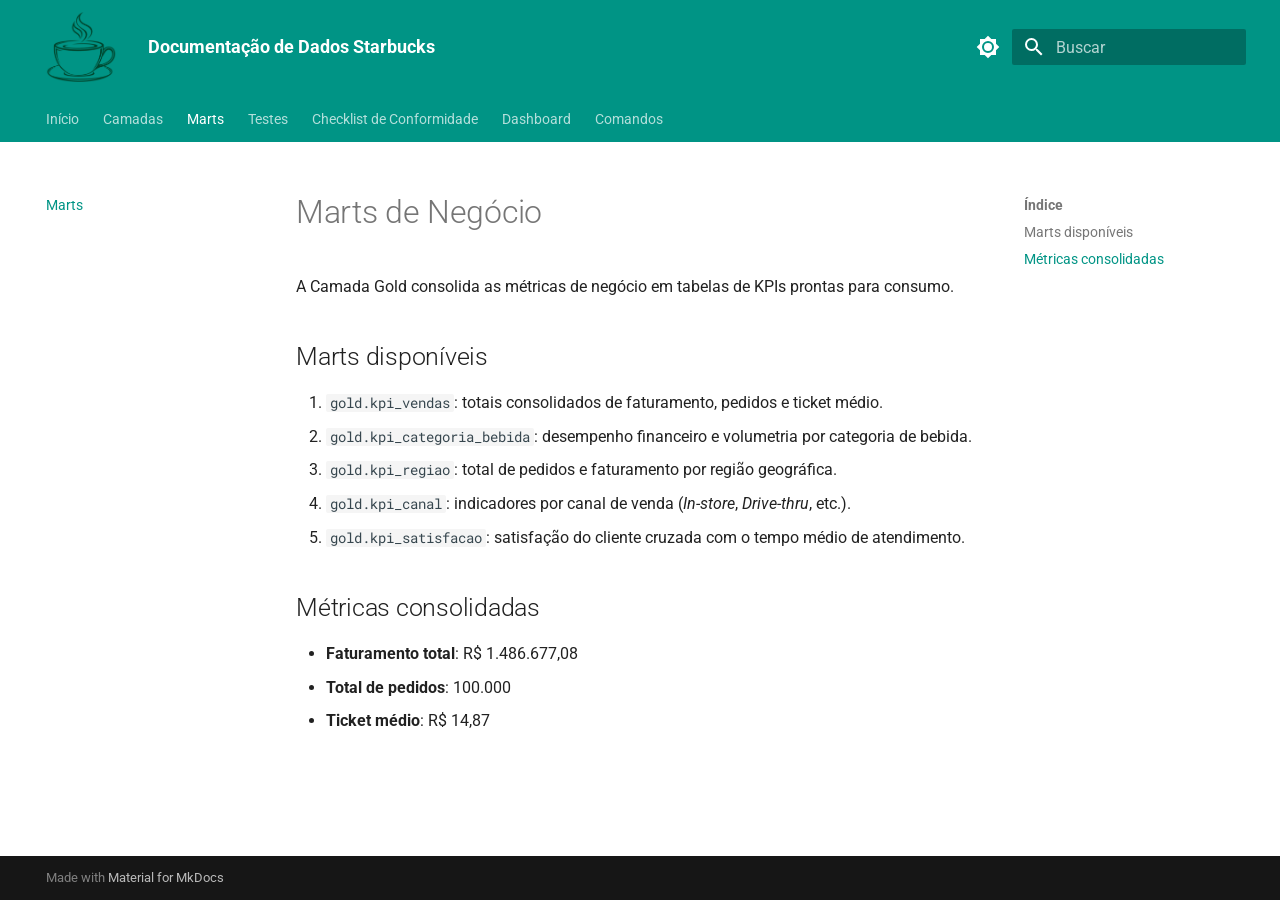
<file: marts/index.html>
<!doctype html>
<html lang="pt" class="no-js">
  <head>
    
      <meta charset="utf-8">
      <meta name="viewport" content="width=device-width,initial-scale=1">
      
      
      
        <link rel="canonical" href="https://well-cre.github.io/starbucks/marts/">
      
      
        <link rel="prev" href="../camadas/">
      
      
        <link rel="next" href="../testes/">
      
      
        
      
      
      <link rel="icon" href="../assets/images/favicon.png">
      <meta name="generator" content="mkdocs-1.6.1, mkdocs-material-9.8.0">
    
    
      
        <title>Marts - Documentação de Dados Starbucks</title>
      
    
    
      <link rel="stylesheet" href="../assets/stylesheets/main.57a0d79d.min.css">
      
        
        <link rel="stylesheet" href="../assets/stylesheets/palette.fb2fffe2.min.css">
      
      


    
    
      
    
    
      
        
        
        <link rel="preconnect" href="https://fonts.gstatic.com" crossorigin>
        <link rel="stylesheet" href="https://fonts.googleapis.com/css?family=Roboto:300,300i,400,400i,700,700i%7CRoboto+Mono:400,400i,700,700i&display=fallback">
        <style>:root{--md-text-font:"Roboto";--md-code-font:"Roboto Mono"}</style>
      
    
    
      <link rel="stylesheet" href="../stylesheets/extra.css">
    
    <script>__md_scope=new URL("..",location),__md_hash=e=>[...e].reduce(((e,_)=>(e<<5)-e+_.charCodeAt(0)),0),__md_get=(e,_=localStorage,t=__md_scope)=>JSON.parse(_.getItem(t.pathname+"."+e)),__md_set=(e,_,t=localStorage,a=__md_scope)=>{try{t.setItem(a.pathname+"."+e,JSON.stringify(_))}catch(e){}}</script>
    
      

    
    
  </head>
  
  
    
    
      
    
    
    
    
    <body dir="ltr" data-md-color-scheme="default" data-md-color-primary="teal" data-md-color-accent="deep-orange">
  
    
    <input class="md-toggle" data-md-toggle="drawer" type="checkbox" id="__drawer" autocomplete="off">
    <input class="md-toggle" data-md-toggle="search" type="checkbox" id="__search" autocomplete="off">
    <label class="md-overlay" for="__drawer"></label>
    <div data-md-component="skip">
      
        
        <a href="#marts-de-negocio" class="md-skip">
          Ir para o conteúdo
        </a>
      
    </div>
    <div data-md-component="announce">
      
    </div>
    
    
      

<header class="md-header" data-md-component="header">
  <nav class="md-header__inner md-grid" aria-label="Cabeçalho">
    <a href=".." title="Documentação de Dados Starbucks" class="md-header__button md-logo" aria-label="Documentação de Dados Starbucks" data-md-component="logo">
      
  <img src="../assets/images/logo_cafe.png" alt="logo">

    </a>
    <label class="md-header__button md-icon" for="__drawer">
      
      <svg xmlns="http://www.w3.org/2000/svg" viewBox="0 0 24 24"><path d="M3 6h18v2H3zm0 5h18v2H3zm0 5h18v2H3z"/></svg>
    </label>
    <div class="md-header__title" data-md-component="header-title">
      <div class="md-header__ellipsis">
        <div class="md-header__topic">
          <span class="md-ellipsis">
            Documentação de Dados Starbucks
          </span>
        </div>
        <div class="md-header__topic" data-md-component="header-topic">
          <span class="md-ellipsis">
            
              Marts
            
          </span>
        </div>
      </div>
    </div>
    
      
        <form class="md-header__option" data-md-component="palette">
  
    
    
    
    <input class="md-option" data-md-color-media="" data-md-color-scheme="default" data-md-color-primary="teal" data-md-color-accent="deep-orange"  aria-label="Mudar para modo escuro"  type="radio" name="__palette" id="__palette_0">
    
      <label class="md-header__button md-icon" title="Mudar para modo escuro" for="__palette_1" hidden>
        <svg xmlns="http://www.w3.org/2000/svg" viewBox="0 0 24 24"><path d="M12 8a4 4 0 0 0-4 4 4 4 0 0 0 4 4 4 4 0 0 0 4-4 4 4 0 0 0-4-4m0 10a6 6 0 0 1-6-6 6 6 0 0 1 6-6 6 6 0 0 1 6 6 6 6 0 0 1-6 6m8-9.31V4h-4.69L12 .69 8.69 4H4v4.69L.69 12 4 15.31V20h4.69L12 23.31 15.31 20H20v-4.69L23.31 12z"/></svg>
      </label>
    
  
    
    
    
    <input class="md-option" data-md-color-media="" data-md-color-scheme="slate" data-md-color-primary="teal" data-md-color-accent="deep-orange"  aria-label="Mudar para modo claro"  type="radio" name="__palette" id="__palette_1">
    
      <label class="md-header__button md-icon" title="Mudar para modo claro" for="__palette_0" hidden>
        <svg xmlns="http://www.w3.org/2000/svg" viewBox="0 0 24 24"><path d="M12 18c-.89 0-1.74-.2-2.5-.55C11.56 16.5 13 14.42 13 12s-1.44-4.5-3.5-5.45C10.26 6.2 11.11 6 12 6a6 6 0 0 1 6 6 6 6 0 0 1-6 6m8-9.31V4h-4.69L12 .69 8.69 4H4v4.69L.69 12 4 15.31V20h4.69L12 23.31 15.31 20H20v-4.69L23.31 12z"/></svg>
      </label>
    
  
</form>
      
    
    
      <script>var palette=__md_get("__palette");if(palette&&palette.color){if("(prefers-color-scheme)"===palette.color.media){var media=matchMedia("(prefers-color-scheme: light)"),input=document.querySelector(media.matches?"[data-md-color-media='(prefers-color-scheme: light)']":"[data-md-color-media='(prefers-color-scheme: dark)']");palette.color.media=input.getAttribute("data-md-color-media"),palette.color.scheme=input.getAttribute("data-md-color-scheme"),palette.color.primary=input.getAttribute("data-md-color-primary"),palette.color.accent=input.getAttribute("data-md-color-accent")}for(var[key,value]of Object.entries(palette.color))document.body.setAttribute("data-md-color-"+key,value)}</script>
    
    
    
      
      
        <label class="md-header__button md-icon" for="__search">
          
          <svg xmlns="http://www.w3.org/2000/svg" viewBox="0 0 24 24"><path d="M9.5 3A6.5 6.5 0 0 1 16 9.5c0 1.61-.59 3.09-1.56 4.23l.27.27h.79l5 5-1.5 1.5-5-5v-.79l-.27-.27A6.52 6.52 0 0 1 9.5 16 6.5 6.5 0 0 1 3 9.5 6.5 6.5 0 0 1 9.5 3m0 2C7 5 5 7 5 9.5S7 14 9.5 14 14 12 14 9.5 12 5 9.5 5"/></svg>
        </label>
        <div class="md-search" data-md-component="search" role="dialog">
  <label class="md-search__overlay" for="__search"></label>
  <div class="md-search__inner" role="search">
    <form class="md-search__form" name="search">
      <input type="text" class="md-search__input" name="query" aria-label="Buscar" placeholder="Buscar" autocapitalize="off" autocorrect="off" autocomplete="off" spellcheck="false" data-md-component="search-query" required>
      <label class="md-search__icon md-icon" for="__search">
        
        <svg xmlns="http://www.w3.org/2000/svg" viewBox="0 0 24 24"><path d="M9.5 3A6.5 6.5 0 0 1 16 9.5c0 1.61-.59 3.09-1.56 4.23l.27.27h.79l5 5-1.5 1.5-5-5v-.79l-.27-.27A6.52 6.52 0 0 1 9.5 16 6.5 6.5 0 0 1 3 9.5 6.5 6.5 0 0 1 9.5 3m0 2C7 5 5 7 5 9.5S7 14 9.5 14 14 12 14 9.5 12 5 9.5 5"/></svg>
        
        <svg xmlns="http://www.w3.org/2000/svg" viewBox="0 0 24 24"><path d="M20 11v2H8l5.5 5.5-1.42 1.42L4.16 12l7.92-7.92L13.5 5.5 8 11z"/></svg>
      </label>
      <nav class="md-search__options" aria-label="Pesquisar">
        
        <button type="reset" class="md-search__icon md-icon" title="Limpar" aria-label="Limpar" tabindex="-1">
          
          <svg xmlns="http://www.w3.org/2000/svg" viewBox="0 0 24 24"><path d="M19 6.41 17.59 5 12 10.59 6.41 5 5 6.41 10.59 12 5 17.59 6.41 19 12 13.41 17.59 19 19 17.59 13.41 12z"/></svg>
        </button>
      </nav>
      
        <div class="md-search__suggest" data-md-component="search-suggest"></div>
      
    </form>
    <div class="md-search__output">
      <div class="md-search__scrollwrap" tabindex="0" data-md-scrollfix>
        <div class="md-search-result" data-md-component="search-result">
          <div class="md-search-result__meta">
            Inicializando a pesquisa
          </div>
          <ol class="md-search-result__list" role="presentation"></ol>
        </div>
      </div>
    </div>
  </div>
</div>
      
    
    
  </nav>
  
</header>
    
    <div class="md-container" data-md-component="container">
      
      
        
          
            
<nav class="md-tabs" aria-label="Abas" data-md-component="tabs">
  <div class="md-grid">
    <ul class="md-tabs__list">
      
        
  
  
  
  
    <li class="md-tabs__item">
      <a href=".." class="md-tabs__link">
        
  
  
    
  
  Início

      </a>
    </li>
  

      
        
  
  
  
  
    <li class="md-tabs__item">
      <a href="../camadas/" class="md-tabs__link">
        
  
  
    
  
  Camadas

      </a>
    </li>
  

      
        
  
  
  
    
  
  
    <li class="md-tabs__item md-tabs__item--active">
      <a href="./" class="md-tabs__link">
        
  
  
    
  
  Marts

      </a>
    </li>
  

      
        
  
  
  
  
    <li class="md-tabs__item">
      <a href="../testes/" class="md-tabs__link">
        
  
  
    
  
  Testes

      </a>
    </li>
  

      
        
  
  
  
  
    <li class="md-tabs__item">
      <a href="../checklist/" class="md-tabs__link">
        
  
  
    
  
  Checklist de Conformidade

      </a>
    </li>
  

      
        
  
  
  
  
    <li class="md-tabs__item">
      <a href="../dashboard/" class="md-tabs__link">
        
  
  
    
  
  Dashboard

      </a>
    </li>
  

      
        
  
  
  
  
    <li class="md-tabs__item">
      <a href="../comandos/" class="md-tabs__link">
        
  
  
    
  
  Comandos

      </a>
    </li>
  

      
    </ul>
  </div>
</nav>
          
        
      
      <main class="md-main" data-md-component="main">
        <div class="md-main__inner md-grid">
          
            
              
              <div class="md-sidebar md-sidebar--primary" data-md-component="sidebar" data-md-type="navigation" >
                <div class="md-sidebar__scrollwrap">
                  <div class="md-sidebar__inner">
                    


  


<nav class="md-nav md-nav--primary md-nav--lifted" aria-label="Navegação" data-md-level="0">
  <label class="md-nav__title" for="__drawer">
    <a href=".." title="Documentação de Dados Starbucks" class="md-nav__button md-logo" aria-label="Documentação de Dados Starbucks" data-md-component="logo">
      
  <img src="../assets/images/logo_cafe.png" alt="logo">

    </a>
    Documentação de Dados Starbucks
  </label>
  
  <ul class="md-nav__list" data-md-scrollfix>
    
      
      
  
  
  
  
    <li class="md-nav__item">
      <a href=".." class="md-nav__link">
        
  
  
  <span class="md-ellipsis">
    
  
    Início
  

    
  </span>
  
  

      </a>
    </li>
  

    
      
      
  
  
  
  
    <li class="md-nav__item">
      <a href="../camadas/" class="md-nav__link">
        
  
  
  <span class="md-ellipsis">
    
  
    Camadas
  

    
  </span>
  
  

      </a>
    </li>
  

    
      
      
  
  
    
  
  
  
    <li class="md-nav__item md-nav__item--active">
      
      <input class="md-nav__toggle md-toggle" type="checkbox" id="__toc">
      
      
        
      
      
        <label class="md-nav__link md-nav__link--active" for="__toc">
          
  
  
  <span class="md-ellipsis">
    
  
    Marts
  

    
  </span>
  
  

          <span class="md-nav__icon md-icon"></span>
        </label>
      
      <a href="./" class="md-nav__link md-nav__link--active">
        
  
  
  <span class="md-ellipsis">
    
  
    Marts
  

    
  </span>
  
  

      </a>
      
        

<nav class="md-nav md-nav--secondary" aria-label="Índice">
  
  
  
    
  
  
    <label class="md-nav__title" for="__toc">
      <span class="md-nav__icon md-icon"></span>
      Índice
    </label>
    <ul class="md-nav__list" data-md-component="toc" data-md-scrollfix>
      
        <li class="md-nav__item">
  <a href="#marts-disponiveis" class="md-nav__link">
    <span class="md-ellipsis">
      
        Marts disponíveis
      
    </span>
  </a>
  
</li>
      
        <li class="md-nav__item">
  <a href="#metricas-consolidadas" class="md-nav__link">
    <span class="md-ellipsis">
      
        Métricas consolidadas
      
    </span>
  </a>
  
</li>
      
    </ul>
  
</nav>
      
    </li>
  

    
      
      
  
  
  
  
    <li class="md-nav__item">
      <a href="../testes/" class="md-nav__link">
        
  
  
  <span class="md-ellipsis">
    
  
    Testes
  

    
  </span>
  
  

      </a>
    </li>
  

    
      
      
  
  
  
  
    <li class="md-nav__item">
      <a href="../checklist/" class="md-nav__link">
        
  
  
  <span class="md-ellipsis">
    
  
    Checklist de Conformidade
  

    
  </span>
  
  

      </a>
    </li>
  

    
      
      
  
  
  
  
    <li class="md-nav__item">
      <a href="../dashboard/" class="md-nav__link">
        
  
  
  <span class="md-ellipsis">
    
  
    Dashboard
  

    
  </span>
  
  

      </a>
    </li>
  

    
      
      
  
  
  
  
    <li class="md-nav__item">
      <a href="../comandos/" class="md-nav__link">
        
  
  
  <span class="md-ellipsis">
    
  
    Comandos
  

    
  </span>
  
  

      </a>
    </li>
  

    
  </ul>
</nav>
                  </div>
                </div>
              </div>
            
            
              
              <div class="md-sidebar md-sidebar--secondary" data-md-component="sidebar" data-md-type="toc" >
                <div class="md-sidebar__scrollwrap">
                  <div class="md-sidebar__inner">
                    

<nav class="md-nav md-nav--secondary" aria-label="Índice">
  
  
  
    
  
  
    <label class="md-nav__title" for="__toc">
      <span class="md-nav__icon md-icon"></span>
      Índice
    </label>
    <ul class="md-nav__list" data-md-component="toc" data-md-scrollfix>
      
        <li class="md-nav__item">
  <a href="#marts-disponiveis" class="md-nav__link">
    <span class="md-ellipsis">
      
        Marts disponíveis
      
    </span>
  </a>
  
</li>
      
        <li class="md-nav__item">
  <a href="#metricas-consolidadas" class="md-nav__link">
    <span class="md-ellipsis">
      
        Métricas consolidadas
      
    </span>
  </a>
  
</li>
      
    </ul>
  
</nav>
                  </div>
                </div>
              </div>
            
          
          
            <div class="md-content" data-md-component="content">
              
              <article class="md-content__inner md-typeset">
                
                  



<h1 id="marts-de-negocio">Marts de Negócio</h1>
<p>A Camada Gold consolida as métricas de negócio em tabelas de KPIs prontas para consumo.</p>
<h2 id="marts-disponiveis">Marts disponíveis</h2>
<ol>
<li><code>gold.kpi_vendas</code>: totais consolidados de faturamento, pedidos e ticket médio.</li>
<li><code>gold.kpi_categoria_bebida</code>: desempenho financeiro e volumetria por categoria de bebida.</li>
<li><code>gold.kpi_regiao</code>: total de pedidos e faturamento por região geográfica.</li>
<li><code>gold.kpi_canal</code>: indicadores por canal de venda (<em>In-store</em>, <em>Drive-thru</em>, etc.).</li>
<li><code>gold.kpi_satisfacao</code>: satisfação do cliente cruzada com o tempo médio de atendimento.</li>
</ol>
<h2 id="metricas-consolidadas">Métricas consolidadas</h2>
<ul>
<li><strong>Faturamento total</strong>: R$ 1.486.677,08</li>
<li><strong>Total de pedidos</strong>: 100.000</li>
<li><strong>Ticket médio</strong>: R$ 14,87</li>
</ul>












                
              </article>
            </div>
          
          
<script>var target=document.getElementById(location.hash.slice(1));target&&target.name&&(target.checked=target.name.startsWith("__tabbed_"))</script>
        </div>
        
          <button type="button" class="md-top md-icon" data-md-component="top" hidden>
  
  <svg xmlns="http://www.w3.org/2000/svg" viewBox="0 0 24 24"><path d="M13 20h-2V8l-5.5 5.5-1.42-1.42L12 4.16l7.92 7.92-1.42 1.42L13 8z"/></svg>
  Voltar ao topo
</button>
        
      </main>
      
        <footer class="md-footer">
  
  <div class="md-footer-meta md-typeset">
    <div class="md-footer-meta__inner md-grid">
      <div class="md-copyright">
  
  
    Made with
    <a href="https://squidfunk.github.io/mkdocs-material/" target="_blank" rel="noopener">
      Material for MkDocs
    </a>
  
</div>
      
    </div>
  </div>
</footer>
      
    </div>
    <div class="md-dialog" data-md-component="dialog">
      <div class="md-dialog__inner md-typeset"></div>
    </div>
    
    
    
      
      
      <script id="__config" type="application/json">{"annotate": null, "base": "..", "features": ["navigation.tabs", "navigation.sections", "navigation.top", "search.suggest", "search.highlight", "content.code.copy"], "search": "../assets/javascripts/workers/search.a7633da7.min.js", "tags": null, "translations": {"clipboard.copied": "Copiado para \u00e1rea de transfer\u00eancia", "clipboard.copy": "Copiar para \u00e1rea de transfer\u00eancia", "search.result.more.one": "Mais 1 nesta p\u00e1gina", "search.result.more.other": "Mais # nesta p\u00e1gina", "search.result.none": "Nenhum resultado encontrado", "search.result.one": "1 resultado encontrado", "search.result.other": "# resultados encontrados", "search.result.placeholder": "Digite para iniciar a busca", "search.result.term.missing": "Ausente", "select.version": "Selecione a vers\u00e3o"}, "version": null}</script>
    
    
      <script src="../assets/javascripts/bundle.c21346df.min.js"></script>
      
    
  </body>
</html>
</file>
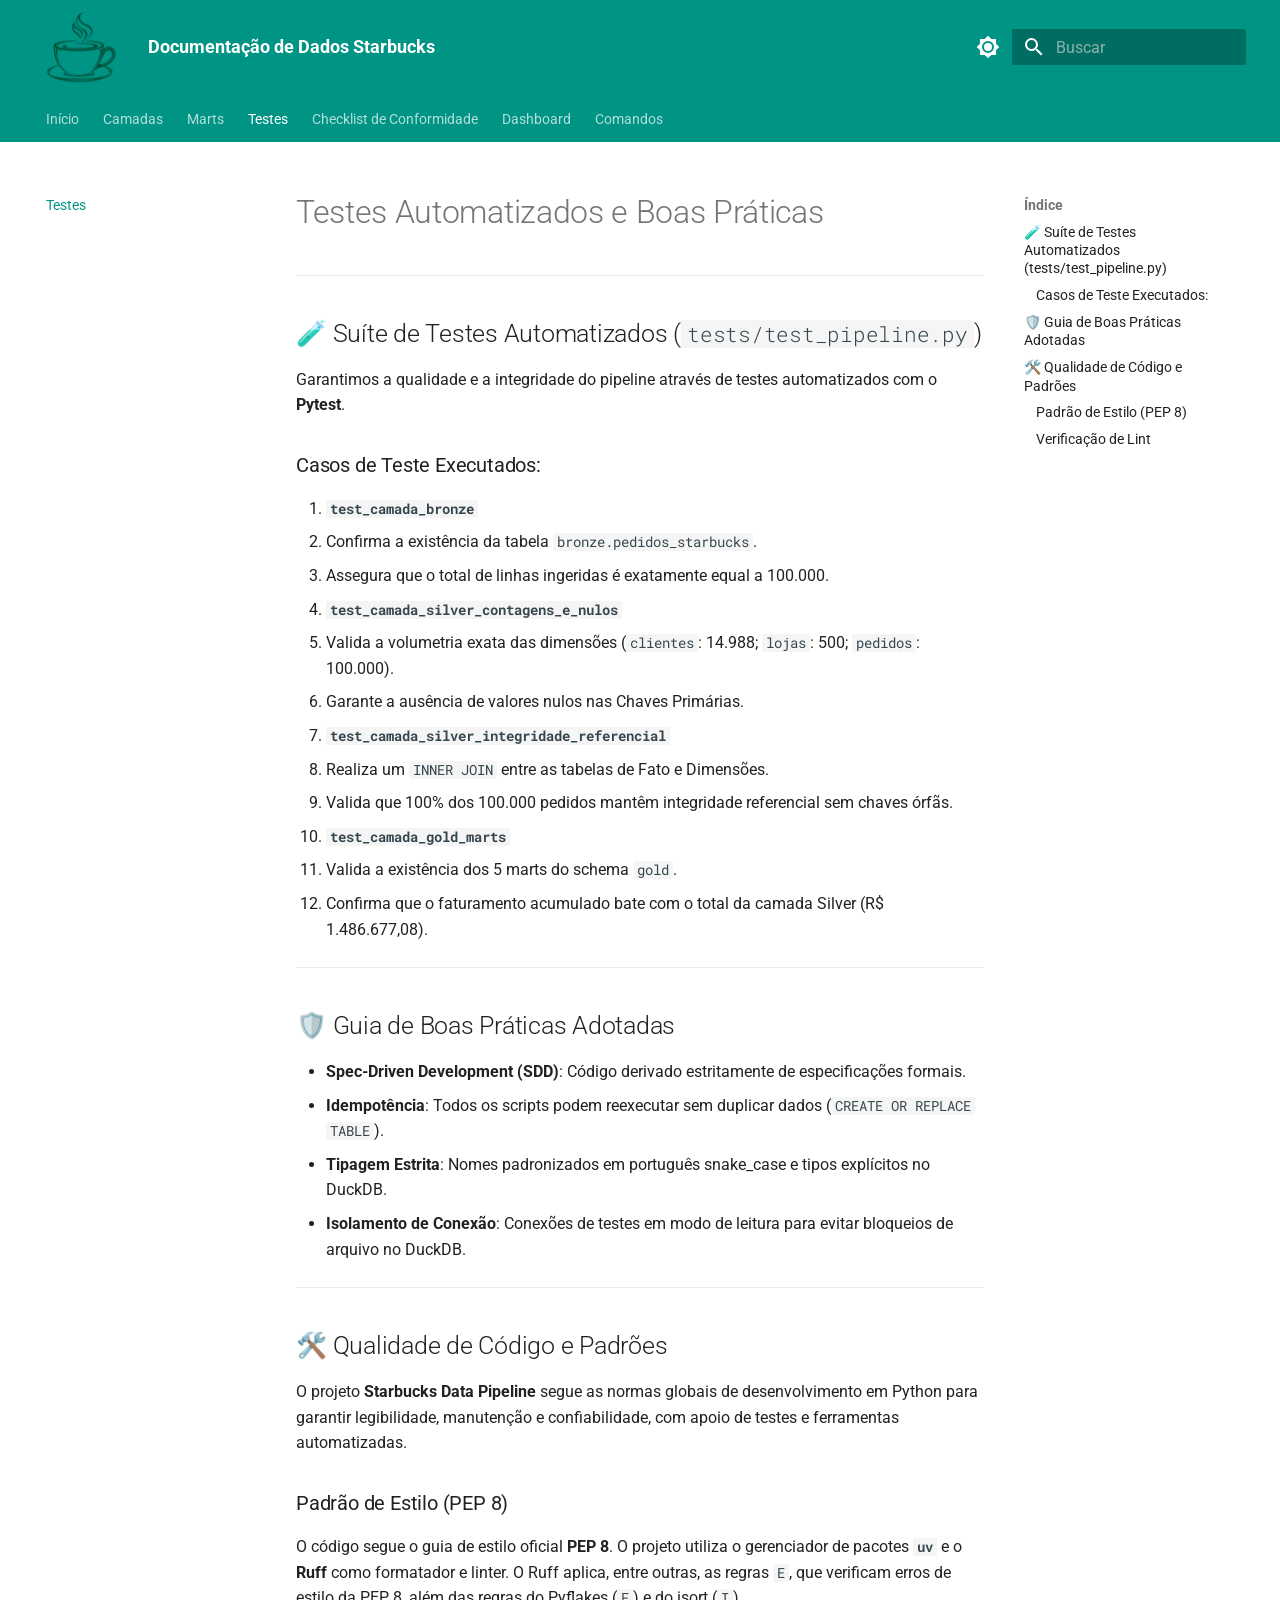
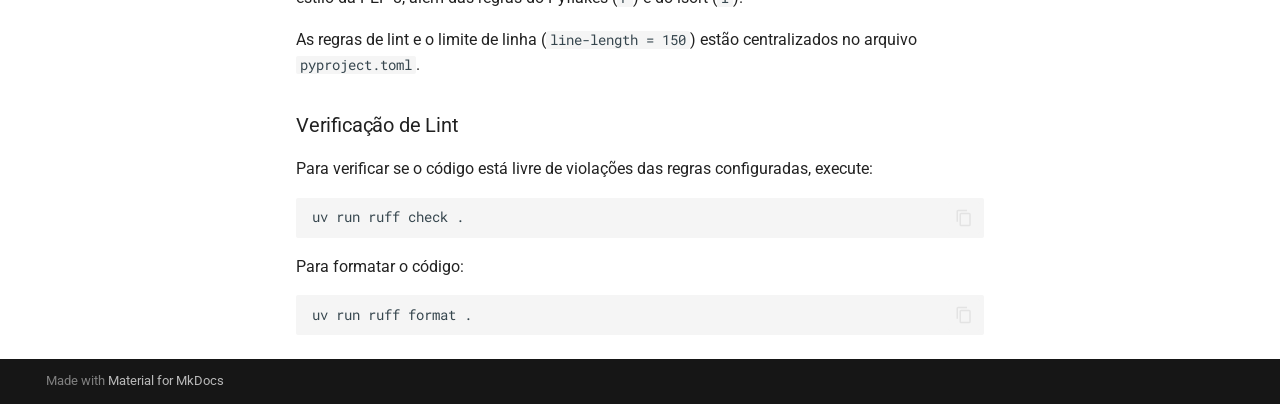
<file: testes/index.html>
<!doctype html>
<html lang="pt" class="no-js">
  <head>
    
      <meta charset="utf-8">
      <meta name="viewport" content="width=device-width,initial-scale=1">
      
      
      
        <link rel="canonical" href="https://well-cre.github.io/starbucks/testes/">
      
      
        <link rel="prev" href="../marts/">
      
      
        <link rel="next" href="../checklist/">
      
      
        
      
      
      <link rel="icon" href="../assets/images/favicon.png">
      <meta name="generator" content="mkdocs-1.6.1, mkdocs-material-9.8.0">
    
    
      
        <title>Testes - Documentação de Dados Starbucks</title>
      
    
    
      <link rel="stylesheet" href="../assets/stylesheets/main.57a0d79d.min.css">
      
        
        <link rel="stylesheet" href="../assets/stylesheets/palette.fb2fffe2.min.css">
      
      


    
    
      
    
    
      
        
        
        <link rel="preconnect" href="https://fonts.gstatic.com" crossorigin>
        <link rel="stylesheet" href="https://fonts.googleapis.com/css?family=Roboto:300,300i,400,400i,700,700i%7CRoboto+Mono:400,400i,700,700i&display=fallback">
        <style>:root{--md-text-font:"Roboto";--md-code-font:"Roboto Mono"}</style>
      
    
    
      <link rel="stylesheet" href="../stylesheets/extra.css">
    
    <script>__md_scope=new URL("..",location),__md_hash=e=>[...e].reduce(((e,_)=>(e<<5)-e+_.charCodeAt(0)),0),__md_get=(e,_=localStorage,t=__md_scope)=>JSON.parse(_.getItem(t.pathname+"."+e)),__md_set=(e,_,t=localStorage,a=__md_scope)=>{try{t.setItem(a.pathname+"."+e,JSON.stringify(_))}catch(e){}}</script>
    
      

    
    
  </head>
  
  
    
    
      
    
    
    
    
    <body dir="ltr" data-md-color-scheme="default" data-md-color-primary="teal" data-md-color-accent="deep-orange">
  
    
    <input class="md-toggle" data-md-toggle="drawer" type="checkbox" id="__drawer" autocomplete="off">
    <input class="md-toggle" data-md-toggle="search" type="checkbox" id="__search" autocomplete="off">
    <label class="md-overlay" for="__drawer"></label>
    <div data-md-component="skip">
      
        
        <a href="#testes-automatizados-e-boas-praticas" class="md-skip">
          Ir para o conteúdo
        </a>
      
    </div>
    <div data-md-component="announce">
      
    </div>
    
    
      

<header class="md-header" data-md-component="header">
  <nav class="md-header__inner md-grid" aria-label="Cabeçalho">
    <a href=".." title="Documentação de Dados Starbucks" class="md-header__button md-logo" aria-label="Documentação de Dados Starbucks" data-md-component="logo">
      
  <img src="../assets/images/logo_cafe.png" alt="logo">

    </a>
    <label class="md-header__button md-icon" for="__drawer">
      
      <svg xmlns="http://www.w3.org/2000/svg" viewBox="0 0 24 24"><path d="M3 6h18v2H3zm0 5h18v2H3zm0 5h18v2H3z"/></svg>
    </label>
    <div class="md-header__title" data-md-component="header-title">
      <div class="md-header__ellipsis">
        <div class="md-header__topic">
          <span class="md-ellipsis">
            Documentação de Dados Starbucks
          </span>
        </div>
        <div class="md-header__topic" data-md-component="header-topic">
          <span class="md-ellipsis">
            
              Testes
            
          </span>
        </div>
      </div>
    </div>
    
      
        <form class="md-header__option" data-md-component="palette">
  
    
    
    
    <input class="md-option" data-md-color-media="" data-md-color-scheme="default" data-md-color-primary="teal" data-md-color-accent="deep-orange"  aria-label="Mudar para modo escuro"  type="radio" name="__palette" id="__palette_0">
    
      <label class="md-header__button md-icon" title="Mudar para modo escuro" for="__palette_1" hidden>
        <svg xmlns="http://www.w3.org/2000/svg" viewBox="0 0 24 24"><path d="M12 8a4 4 0 0 0-4 4 4 4 0 0 0 4 4 4 4 0 0 0 4-4 4 4 0 0 0-4-4m0 10a6 6 0 0 1-6-6 6 6 0 0 1 6-6 6 6 0 0 1 6 6 6 6 0 0 1-6 6m8-9.31V4h-4.69L12 .69 8.69 4H4v4.69L.69 12 4 15.31V20h4.69L12 23.31 15.31 20H20v-4.69L23.31 12z"/></svg>
      </label>
    
  
    
    
    
    <input class="md-option" data-md-color-media="" data-md-color-scheme="slate" data-md-color-primary="teal" data-md-color-accent="deep-orange"  aria-label="Mudar para modo claro"  type="radio" name="__palette" id="__palette_1">
    
      <label class="md-header__button md-icon" title="Mudar para modo claro" for="__palette_0" hidden>
        <svg xmlns="http://www.w3.org/2000/svg" viewBox="0 0 24 24"><path d="M12 18c-.89 0-1.74-.2-2.5-.55C11.56 16.5 13 14.42 13 12s-1.44-4.5-3.5-5.45C10.26 6.2 11.11 6 12 6a6 6 0 0 1 6 6 6 6 0 0 1-6 6m8-9.31V4h-4.69L12 .69 8.69 4H4v4.69L.69 12 4 15.31V20h4.69L12 23.31 15.31 20H20v-4.69L23.31 12z"/></svg>
      </label>
    
  
</form>
      
    
    
      <script>var palette=__md_get("__palette");if(palette&&palette.color){if("(prefers-color-scheme)"===palette.color.media){var media=matchMedia("(prefers-color-scheme: light)"),input=document.querySelector(media.matches?"[data-md-color-media='(prefers-color-scheme: light)']":"[data-md-color-media='(prefers-color-scheme: dark)']");palette.color.media=input.getAttribute("data-md-color-media"),palette.color.scheme=input.getAttribute("data-md-color-scheme"),palette.color.primary=input.getAttribute("data-md-color-primary"),palette.color.accent=input.getAttribute("data-md-color-accent")}for(var[key,value]of Object.entries(palette.color))document.body.setAttribute("data-md-color-"+key,value)}</script>
    
    
    
      
      
        <label class="md-header__button md-icon" for="__search">
          
          <svg xmlns="http://www.w3.org/2000/svg" viewBox="0 0 24 24"><path d="M9.5 3A6.5 6.5 0 0 1 16 9.5c0 1.61-.59 3.09-1.56 4.23l.27.27h.79l5 5-1.5 1.5-5-5v-.79l-.27-.27A6.52 6.52 0 0 1 9.5 16 6.5 6.5 0 0 1 3 9.5 6.5 6.5 0 0 1 9.5 3m0 2C7 5 5 7 5 9.5S7 14 9.5 14 14 12 14 9.5 12 5 9.5 5"/></svg>
        </label>
        <div class="md-search" data-md-component="search" role="dialog">
  <label class="md-search__overlay" for="__search"></label>
  <div class="md-search__inner" role="search">
    <form class="md-search__form" name="search">
      <input type="text" class="md-search__input" name="query" aria-label="Buscar" placeholder="Buscar" autocapitalize="off" autocorrect="off" autocomplete="off" spellcheck="false" data-md-component="search-query" required>
      <label class="md-search__icon md-icon" for="__search">
        
        <svg xmlns="http://www.w3.org/2000/svg" viewBox="0 0 24 24"><path d="M9.5 3A6.5 6.5 0 0 1 16 9.5c0 1.61-.59 3.09-1.56 4.23l.27.27h.79l5 5-1.5 1.5-5-5v-.79l-.27-.27A6.52 6.52 0 0 1 9.5 16 6.5 6.5 0 0 1 3 9.5 6.5 6.5 0 0 1 9.5 3m0 2C7 5 5 7 5 9.5S7 14 9.5 14 14 12 14 9.5 12 5 9.5 5"/></svg>
        
        <svg xmlns="http://www.w3.org/2000/svg" viewBox="0 0 24 24"><path d="M20 11v2H8l5.5 5.5-1.42 1.42L4.16 12l7.92-7.92L13.5 5.5 8 11z"/></svg>
      </label>
      <nav class="md-search__options" aria-label="Pesquisar">
        
        <button type="reset" class="md-search__icon md-icon" title="Limpar" aria-label="Limpar" tabindex="-1">
          
          <svg xmlns="http://www.w3.org/2000/svg" viewBox="0 0 24 24"><path d="M19 6.41 17.59 5 12 10.59 6.41 5 5 6.41 10.59 12 5 17.59 6.41 19 12 13.41 17.59 19 19 17.59 13.41 12z"/></svg>
        </button>
      </nav>
      
        <div class="md-search__suggest" data-md-component="search-suggest"></div>
      
    </form>
    <div class="md-search__output">
      <div class="md-search__scrollwrap" tabindex="0" data-md-scrollfix>
        <div class="md-search-result" data-md-component="search-result">
          <div class="md-search-result__meta">
            Inicializando a pesquisa
          </div>
          <ol class="md-search-result__list" role="presentation"></ol>
        </div>
      </div>
    </div>
  </div>
</div>
      
    
    
  </nav>
  
</header>
    
    <div class="md-container" data-md-component="container">
      
      
        
          
            
<nav class="md-tabs" aria-label="Abas" data-md-component="tabs">
  <div class="md-grid">
    <ul class="md-tabs__list">
      
        
  
  
  
  
    <li class="md-tabs__item">
      <a href=".." class="md-tabs__link">
        
  
  
    
  
  Início

      </a>
    </li>
  

      
        
  
  
  
  
    <li class="md-tabs__item">
      <a href="../camadas/" class="md-tabs__link">
        
  
  
    
  
  Camadas

      </a>
    </li>
  

      
        
  
  
  
  
    <li class="md-tabs__item">
      <a href="../marts/" class="md-tabs__link">
        
  
  
    
  
  Marts

      </a>
    </li>
  

      
        
  
  
  
    
  
  
    <li class="md-tabs__item md-tabs__item--active">
      <a href="./" class="md-tabs__link">
        
  
  
    
  
  Testes

      </a>
    </li>
  

      
        
  
  
  
  
    <li class="md-tabs__item">
      <a href="../checklist/" class="md-tabs__link">
        
  
  
    
  
  Checklist de Conformidade

      </a>
    </li>
  

      
        
  
  
  
  
    <li class="md-tabs__item">
      <a href="../dashboard/" class="md-tabs__link">
        
  
  
    
  
  Dashboard

      </a>
    </li>
  

      
        
  
  
  
  
    <li class="md-tabs__item">
      <a href="../comandos/" class="md-tabs__link">
        
  
  
    
  
  Comandos

      </a>
    </li>
  

      
    </ul>
  </div>
</nav>
          
        
      
      <main class="md-main" data-md-component="main">
        <div class="md-main__inner md-grid">
          
            
              
              <div class="md-sidebar md-sidebar--primary" data-md-component="sidebar" data-md-type="navigation" >
                <div class="md-sidebar__scrollwrap">
                  <div class="md-sidebar__inner">
                    


  


<nav class="md-nav md-nav--primary md-nav--lifted" aria-label="Navegação" data-md-level="0">
  <label class="md-nav__title" for="__drawer">
    <a href=".." title="Documentação de Dados Starbucks" class="md-nav__button md-logo" aria-label="Documentação de Dados Starbucks" data-md-component="logo">
      
  <img src="../assets/images/logo_cafe.png" alt="logo">

    </a>
    Documentação de Dados Starbucks
  </label>
  
  <ul class="md-nav__list" data-md-scrollfix>
    
      
      
  
  
  
  
    <li class="md-nav__item">
      <a href=".." class="md-nav__link">
        
  
  
  <span class="md-ellipsis">
    
  
    Início
  

    
  </span>
  
  

      </a>
    </li>
  

    
      
      
  
  
  
  
    <li class="md-nav__item">
      <a href="../camadas/" class="md-nav__link">
        
  
  
  <span class="md-ellipsis">
    
  
    Camadas
  

    
  </span>
  
  

      </a>
    </li>
  

    
      
      
  
  
  
  
    <li class="md-nav__item">
      <a href="../marts/" class="md-nav__link">
        
  
  
  <span class="md-ellipsis">
    
  
    Marts
  

    
  </span>
  
  

      </a>
    </li>
  

    
      
      
  
  
    
  
  
  
    <li class="md-nav__item md-nav__item--active">
      
      <input class="md-nav__toggle md-toggle" type="checkbox" id="__toc">
      
      
        
      
      
        <label class="md-nav__link md-nav__link--active" for="__toc">
          
  
  
  <span class="md-ellipsis">
    
  
    Testes
  

    
  </span>
  
  

          <span class="md-nav__icon md-icon"></span>
        </label>
      
      <a href="./" class="md-nav__link md-nav__link--active">
        
  
  
  <span class="md-ellipsis">
    
  
    Testes
  

    
  </span>
  
  

      </a>
      
        

<nav class="md-nav md-nav--secondary" aria-label="Índice">
  
  
  
    
  
  
    <label class="md-nav__title" for="__toc">
      <span class="md-nav__icon md-icon"></span>
      Índice
    </label>
    <ul class="md-nav__list" data-md-component="toc" data-md-scrollfix>
      
        <li class="md-nav__item">
  <a href="#suite-de-testes-automatizados-teststest_pipelinepy" class="md-nav__link">
    <span class="md-ellipsis">
      
        🧪 Suíte de Testes Automatizados (tests/test_pipeline.py)
      
    </span>
  </a>
  
    <nav class="md-nav" aria-label="🧪 Suíte de Testes Automatizados (tests/test_pipeline.py)">
      <ul class="md-nav__list">
        
          <li class="md-nav__item">
  <a href="#casos-de-teste-executados" class="md-nav__link">
    <span class="md-ellipsis">
      
        Casos de Teste Executados:
      
    </span>
  </a>
  
</li>
        
      </ul>
    </nav>
  
</li>
      
        <li class="md-nav__item">
  <a href="#guia-de-boas-praticas-adotadas" class="md-nav__link">
    <span class="md-ellipsis">
      
        🛡️ Guia de Boas Práticas Adotadas
      
    </span>
  </a>
  
</li>
      
        <li class="md-nav__item">
  <a href="#qualidade-de-codigo-e-padroes" class="md-nav__link">
    <span class="md-ellipsis">
      
        🛠️ Qualidade de Código e Padrões
      
    </span>
  </a>
  
    <nav class="md-nav" aria-label="🛠️ Qualidade de Código e Padrões">
      <ul class="md-nav__list">
        
          <li class="md-nav__item">
  <a href="#padrao-de-estilo-pep-8" class="md-nav__link">
    <span class="md-ellipsis">
      
        Padrão de Estilo (PEP 8)
      
    </span>
  </a>
  
</li>
        
          <li class="md-nav__item">
  <a href="#verificacao-de-lint" class="md-nav__link">
    <span class="md-ellipsis">
      
        Verificação de Lint
      
    </span>
  </a>
  
</li>
        
      </ul>
    </nav>
  
</li>
      
    </ul>
  
</nav>
      
    </li>
  

    
      
      
  
  
  
  
    <li class="md-nav__item">
      <a href="../checklist/" class="md-nav__link">
        
  
  
  <span class="md-ellipsis">
    
  
    Checklist de Conformidade
  

    
  </span>
  
  

      </a>
    </li>
  

    
      
      
  
  
  
  
    <li class="md-nav__item">
      <a href="../dashboard/" class="md-nav__link">
        
  
  
  <span class="md-ellipsis">
    
  
    Dashboard
  

    
  </span>
  
  

      </a>
    </li>
  

    
      
      
  
  
  
  
    <li class="md-nav__item">
      <a href="../comandos/" class="md-nav__link">
        
  
  
  <span class="md-ellipsis">
    
  
    Comandos
  

    
  </span>
  
  

      </a>
    </li>
  

    
  </ul>
</nav>
                  </div>
                </div>
              </div>
            
            
              
              <div class="md-sidebar md-sidebar--secondary" data-md-component="sidebar" data-md-type="toc" >
                <div class="md-sidebar__scrollwrap">
                  <div class="md-sidebar__inner">
                    

<nav class="md-nav md-nav--secondary" aria-label="Índice">
  
  
  
    
  
  
    <label class="md-nav__title" for="__toc">
      <span class="md-nav__icon md-icon"></span>
      Índice
    </label>
    <ul class="md-nav__list" data-md-component="toc" data-md-scrollfix>
      
        <li class="md-nav__item">
  <a href="#suite-de-testes-automatizados-teststest_pipelinepy" class="md-nav__link">
    <span class="md-ellipsis">
      
        🧪 Suíte de Testes Automatizados (tests/test_pipeline.py)
      
    </span>
  </a>
  
    <nav class="md-nav" aria-label="🧪 Suíte de Testes Automatizados (tests/test_pipeline.py)">
      <ul class="md-nav__list">
        
          <li class="md-nav__item">
  <a href="#casos-de-teste-executados" class="md-nav__link">
    <span class="md-ellipsis">
      
        Casos de Teste Executados:
      
    </span>
  </a>
  
</li>
        
      </ul>
    </nav>
  
</li>
      
        <li class="md-nav__item">
  <a href="#guia-de-boas-praticas-adotadas" class="md-nav__link">
    <span class="md-ellipsis">
      
        🛡️ Guia de Boas Práticas Adotadas
      
    </span>
  </a>
  
</li>
      
        <li class="md-nav__item">
  <a href="#qualidade-de-codigo-e-padroes" class="md-nav__link">
    <span class="md-ellipsis">
      
        🛠️ Qualidade de Código e Padrões
      
    </span>
  </a>
  
    <nav class="md-nav" aria-label="🛠️ Qualidade de Código e Padrões">
      <ul class="md-nav__list">
        
          <li class="md-nav__item">
  <a href="#padrao-de-estilo-pep-8" class="md-nav__link">
    <span class="md-ellipsis">
      
        Padrão de Estilo (PEP 8)
      
    </span>
  </a>
  
</li>
        
          <li class="md-nav__item">
  <a href="#verificacao-de-lint" class="md-nav__link">
    <span class="md-ellipsis">
      
        Verificação de Lint
      
    </span>
  </a>
  
</li>
        
      </ul>
    </nav>
  
</li>
      
    </ul>
  
</nav>
                  </div>
                </div>
              </div>
            
          
          
            <div class="md-content" data-md-component="content">
              
              <article class="md-content__inner md-typeset">
                
                  



<h1 id="testes-automatizados-e-boas-praticas">Testes Automatizados e Boas Práticas</h1>
<hr />
<h2 id="suite-de-testes-automatizados-teststest_pipelinepy">🧪 Suíte de Testes Automatizados (<code>tests/test_pipeline.py</code>)</h2>
<p>Garantimos a qualidade e a integridade do pipeline através de testes automatizados com o <strong>Pytest</strong>.</p>
<h3 id="casos-de-teste-executados">Casos de Teste Executados:</h3>
<ol>
<li><strong><code>test_camada_bronze</code></strong></li>
<li>Confirma a existência da tabela <code>bronze.pedidos_starbucks</code>.</li>
<li>
<p>Assegura que o total de linhas ingeridas é exatamente equal a 100.000.</p>
</li>
<li>
<p><strong><code>test_camada_silver_contagens_e_nulos</code></strong></p>
</li>
<li>Valida a volumetria exata das dimensões (<code>clientes</code>: 14.988; <code>lojas</code>: 500; <code>pedidos</code>: 100.000).</li>
<li>
<p>Garante a ausência de valores nulos nas Chaves Primárias.</p>
</li>
<li>
<p><strong><code>test_camada_silver_integridade_referencial</code></strong></p>
</li>
<li>Realiza um <code>INNER JOIN</code> entre as tabelas de Fato e Dimensões.</li>
<li>
<p>Valida que 100% dos 100.000 pedidos mantêm integridade referencial sem chaves órfãs.</p>
</li>
<li>
<p><strong><code>test_camada_gold_marts</code></strong></p>
</li>
<li>Valida a existência dos 5 marts do schema <code>gold</code>.</li>
<li>Confirma que o faturamento acumulado bate com o total da camada Silver (R$ 1.486.677,08).</li>
</ol>
<hr />
<h2 id="guia-de-boas-praticas-adotadas">🛡️ Guia de Boas Práticas Adotadas</h2>
<ul>
<li><strong>Spec-Driven Development (SDD)</strong>: Código derivado estritamente de especificações formais.</li>
<li><strong>Idempotência</strong>: Todos os scripts podem reexecutar sem duplicar dados (<code>CREATE OR REPLACE TABLE</code>).</li>
<li><strong>Tipagem Estrita</strong>: Nomes padronizados em português snake_case e tipos explícitos no DuckDB.</li>
<li><strong>Isolamento de Conexão</strong>: Conexões de testes em modo de leitura para evitar bloqueios de arquivo no DuckDB.</li>
</ul>
<hr />
<h2 id="qualidade-de-codigo-e-padroes">🛠️ Qualidade de Código e Padrões</h2>
<p>O projeto <strong>Starbucks Data Pipeline</strong> segue as normas globais de desenvolvimento em Python para garantir legibilidade, manutenção e confiabilidade, com apoio de testes e ferramentas automatizadas.</p>
<h3 id="padrao-de-estilo-pep-8">Padrão de Estilo (PEP 8)</h3>
<p>O código segue o guia de estilo oficial <strong>PEP 8</strong>. O projeto utiliza o gerenciador de pacotes <strong><code>uv</code></strong> e o <strong>Ruff</strong> como formatador e linter. O Ruff aplica, entre outras, as regras <code>E</code>, que verificam erros de estilo da PEP 8, além das regras do Pyflakes (<code>F</code>) e do isort (<code>I</code>).</p>
<p>As regras de lint e o limite de linha (<code>line-length = 150</code>) estão centralizados no arquivo <code>pyproject.toml</code>.</p>
<h3 id="verificacao-de-lint">Verificação de Lint</h3>
<p>Para verificar se o código está livre de violações das regras configuradas, execute:</p>
<div class="highlight"><pre><span></span><code><a id="__codelineno-0-1" name="__codelineno-0-1" href="#__codelineno-0-1"></a>uv<span class="w"> </span>run<span class="w"> </span>ruff<span class="w"> </span>check<span class="w"> </span>.
</code></pre></div>
<p>Para formatar o código:</p>
<div class="highlight"><pre><span></span><code><a id="__codelineno-1-1" name="__codelineno-1-1" href="#__codelineno-1-1"></a>uv<span class="w"> </span>run<span class="w"> </span>ruff<span class="w"> </span>format<span class="w"> </span>.
</code></pre></div>












                
              </article>
            </div>
          
          
<script>var target=document.getElementById(location.hash.slice(1));target&&target.name&&(target.checked=target.name.startsWith("__tabbed_"))</script>
        </div>
        
          <button type="button" class="md-top md-icon" data-md-component="top" hidden>
  
  <svg xmlns="http://www.w3.org/2000/svg" viewBox="0 0 24 24"><path d="M13 20h-2V8l-5.5 5.5-1.42-1.42L12 4.16l7.92 7.92-1.42 1.42L13 8z"/></svg>
  Voltar ao topo
</button>
        
      </main>
      
        <footer class="md-footer">
  
  <div class="md-footer-meta md-typeset">
    <div class="md-footer-meta__inner md-grid">
      <div class="md-copyright">
  
  
    Made with
    <a href="https://squidfunk.github.io/mkdocs-material/" target="_blank" rel="noopener">
      Material for MkDocs
    </a>
  
</div>
      
    </div>
  </div>
</footer>
      
    </div>
    <div class="md-dialog" data-md-component="dialog">
      <div class="md-dialog__inner md-typeset"></div>
    </div>
    
    
    
      
      
      <script id="__config" type="application/json">{"annotate": null, "base": "..", "features": ["navigation.tabs", "navigation.sections", "navigation.top", "search.suggest", "search.highlight", "content.code.copy"], "search": "../assets/javascripts/workers/search.a7633da7.min.js", "tags": null, "translations": {"clipboard.copied": "Copiado para \u00e1rea de transfer\u00eancia", "clipboard.copy": "Copiar para \u00e1rea de transfer\u00eancia", "search.result.more.one": "Mais 1 nesta p\u00e1gina", "search.result.more.other": "Mais # nesta p\u00e1gina", "search.result.none": "Nenhum resultado encontrado", "search.result.one": "1 resultado encontrado", "search.result.other": "# resultados encontrados", "search.result.placeholder": "Digite para iniciar a busca", "search.result.term.missing": "Ausente", "select.version": "Selecione a vers\u00e3o"}, "version": null}</script>
    
    
      <script src="../assets/javascripts/bundle.c21346df.min.js"></script>
      
    
  </body>
</html>
</file>
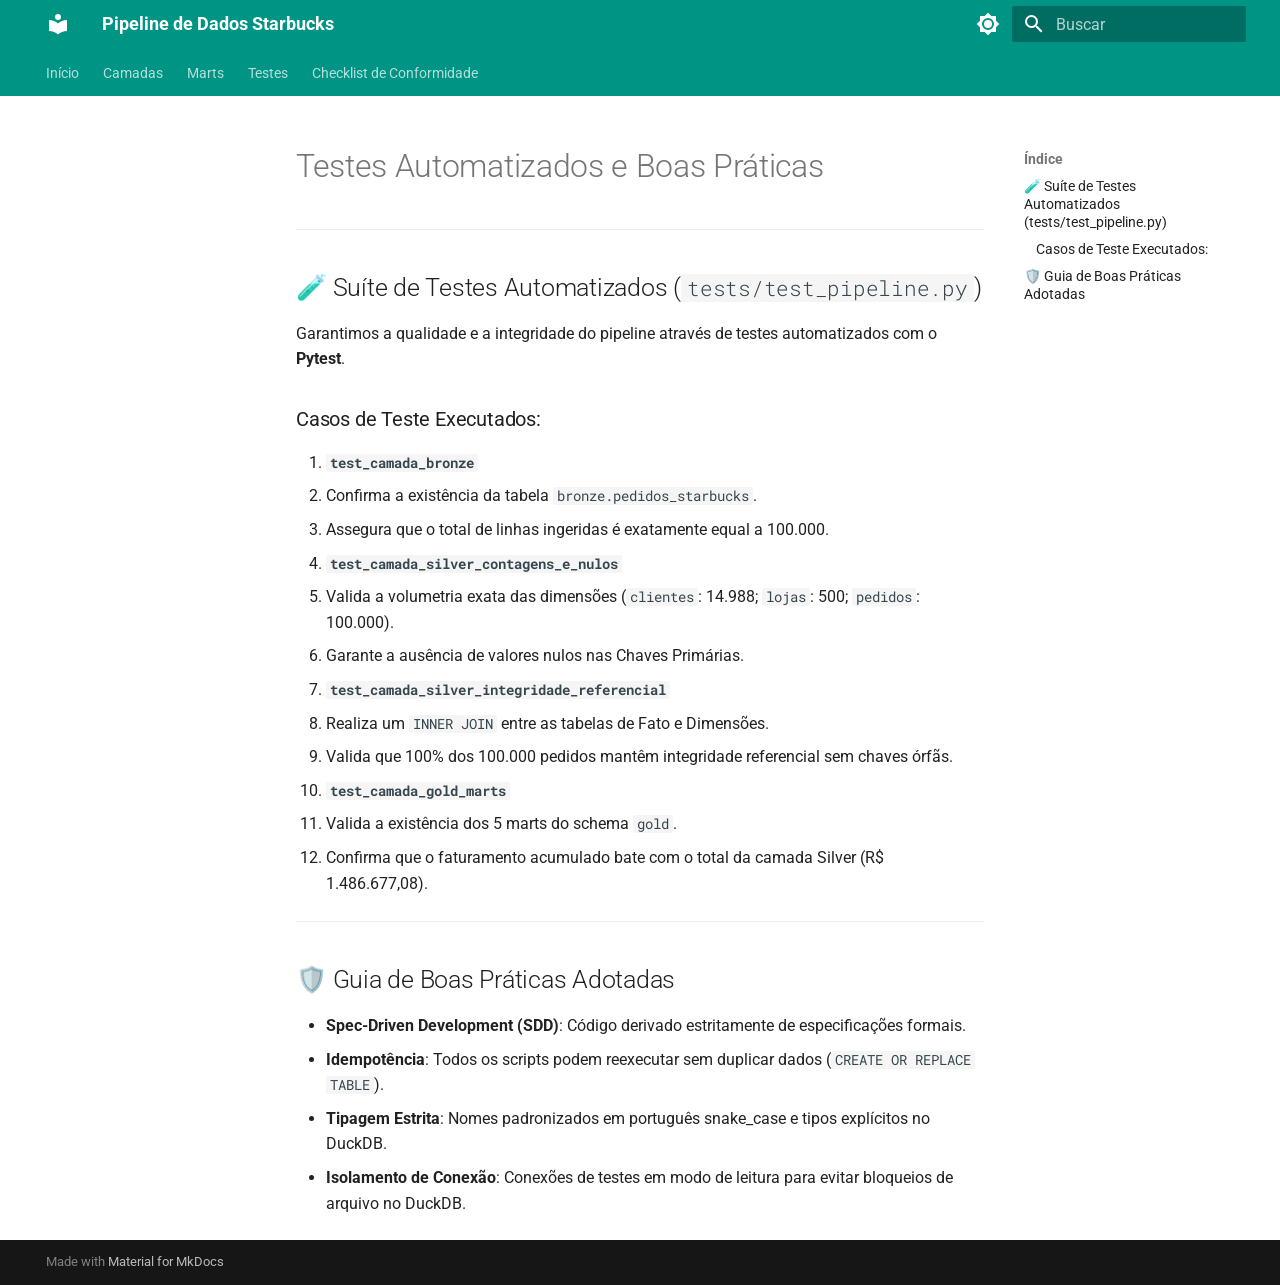
<file: testes_boas_praticas/index.html>
<!doctype html>
<html lang="pt" class="no-js">
  <head>
    
      <meta charset="utf-8">
      <meta name="viewport" content="width=device-width,initial-scale=1">
      
      
      
        <link rel="canonical" href="https://well-cre.github.io/starbucks/testes_boas_praticas/">
      
      
      
      
        
      
      
      <link rel="icon" href="../assets/images/favicon.png">
      <meta name="generator" content="mkdocs-1.6.1, mkdocs-material-9.8.0">
    
    
      
        <title>Testes Automatizados e Boas Práticas - Pipeline de Dados Starbucks</title>
      
    
    
      <link rel="stylesheet" href="../assets/stylesheets/main.57a0d79d.min.css">
      
        
        <link rel="stylesheet" href="../assets/stylesheets/palette.fb2fffe2.min.css">
      
      


    
    
      
    
    
      
        
        
        <link rel="preconnect" href="https://fonts.gstatic.com" crossorigin>
        <link rel="stylesheet" href="https://fonts.googleapis.com/css?family=Roboto:300,300i,400,400i,700,700i%7CRoboto+Mono:400,400i,700,700i&display=fallback">
        <style>:root{--md-text-font:"Roboto";--md-code-font:"Roboto Mono"}</style>
      
    
    
    <script>__md_scope=new URL("..",location),__md_hash=e=>[...e].reduce(((e,_)=>(e<<5)-e+_.charCodeAt(0)),0),__md_get=(e,_=localStorage,t=__md_scope)=>JSON.parse(_.getItem(t.pathname+"."+e)),__md_set=(e,_,t=localStorage,a=__md_scope)=>{try{t.setItem(a.pathname+"."+e,JSON.stringify(_))}catch(e){}}</script>
    
      

    
    
  </head>
  
  
    
    
      
    
    
    
    
    <body dir="ltr" data-md-color-scheme="default" data-md-color-primary="teal" data-md-color-accent="deep-orange">
  
    
    <input class="md-toggle" data-md-toggle="drawer" type="checkbox" id="__drawer" autocomplete="off">
    <input class="md-toggle" data-md-toggle="search" type="checkbox" id="__search" autocomplete="off">
    <label class="md-overlay" for="__drawer"></label>
    <div data-md-component="skip">
      
        
        <a href="#testes-automatizados-e-boas-praticas" class="md-skip">
          Ir para o conteúdo
        </a>
      
    </div>
    <div data-md-component="announce">
      
    </div>
    
    
      

<header class="md-header" data-md-component="header">
  <nav class="md-header__inner md-grid" aria-label="Cabeçalho">
    <a href=".." title="Pipeline de Dados Starbucks" class="md-header__button md-logo" aria-label="Pipeline de Dados Starbucks" data-md-component="logo">
      
  
  <svg xmlns="http://www.w3.org/2000/svg" viewBox="0 0 24 24"><path d="M12 8a3 3 0 0 0 3-3 3 3 0 0 0-3-3 3 3 0 0 0-3 3 3 3 0 0 0 3 3m0 3.54C9.64 9.35 6.5 8 3 8v11c3.5 0 6.64 1.35 9 3.54 2.36-2.19 5.5-3.54 9-3.54V8c-3.5 0-6.64 1.35-9 3.54"/></svg>

    </a>
    <label class="md-header__button md-icon" for="__drawer">
      
      <svg xmlns="http://www.w3.org/2000/svg" viewBox="0 0 24 24"><path d="M3 6h18v2H3zm0 5h18v2H3zm0 5h18v2H3z"/></svg>
    </label>
    <div class="md-header__title" data-md-component="header-title">
      <div class="md-header__ellipsis">
        <div class="md-header__topic">
          <span class="md-ellipsis">
            Pipeline de Dados Starbucks
          </span>
        </div>
        <div class="md-header__topic" data-md-component="header-topic">
          <span class="md-ellipsis">
            
              Testes Automatizados e Boas Práticas
            
          </span>
        </div>
      </div>
    </div>
    
      
        <form class="md-header__option" data-md-component="palette">
  
    
    
    
    <input class="md-option" data-md-color-media="" data-md-color-scheme="default" data-md-color-primary="teal" data-md-color-accent="deep-orange"  aria-label="Mudar para modo escuro"  type="radio" name="__palette" id="__palette_0">
    
      <label class="md-header__button md-icon" title="Mudar para modo escuro" for="__palette_1" hidden>
        <svg xmlns="http://www.w3.org/2000/svg" viewBox="0 0 24 24"><path d="M12 8a4 4 0 0 0-4 4 4 4 0 0 0 4 4 4 4 0 0 0 4-4 4 4 0 0 0-4-4m0 10a6 6 0 0 1-6-6 6 6 0 0 1 6-6 6 6 0 0 1 6 6 6 6 0 0 1-6 6m8-9.31V4h-4.69L12 .69 8.69 4H4v4.69L.69 12 4 15.31V20h4.69L12 23.31 15.31 20H20v-4.69L23.31 12z"/></svg>
      </label>
    
  
    
    
    
    <input class="md-option" data-md-color-media="" data-md-color-scheme="slate" data-md-color-primary="teal" data-md-color-accent="deep-orange"  aria-label="Mudar para modo claro"  type="radio" name="__palette" id="__palette_1">
    
      <label class="md-header__button md-icon" title="Mudar para modo claro" for="__palette_0" hidden>
        <svg xmlns="http://www.w3.org/2000/svg" viewBox="0 0 24 24"><path d="M12 18c-.89 0-1.74-.2-2.5-.55C11.56 16.5 13 14.42 13 12s-1.44-4.5-3.5-5.45C10.26 6.2 11.11 6 12 6a6 6 0 0 1 6 6 6 6 0 0 1-6 6m8-9.31V4h-4.69L12 .69 8.69 4H4v4.69L.69 12 4 15.31V20h4.69L12 23.31 15.31 20H20v-4.69L23.31 12z"/></svg>
      </label>
    
  
</form>
      
    
    
      <script>var palette=__md_get("__palette");if(palette&&palette.color){if("(prefers-color-scheme)"===palette.color.media){var media=matchMedia("(prefers-color-scheme: light)"),input=document.querySelector(media.matches?"[data-md-color-media='(prefers-color-scheme: light)']":"[data-md-color-media='(prefers-color-scheme: dark)']");palette.color.media=input.getAttribute("data-md-color-media"),palette.color.scheme=input.getAttribute("data-md-color-scheme"),palette.color.primary=input.getAttribute("data-md-color-primary"),palette.color.accent=input.getAttribute("data-md-color-accent")}for(var[key,value]of Object.entries(palette.color))document.body.setAttribute("data-md-color-"+key,value)}</script>
    
    
    
      
      
        <label class="md-header__button md-icon" for="__search">
          
          <svg xmlns="http://www.w3.org/2000/svg" viewBox="0 0 24 24"><path d="M9.5 3A6.5 6.5 0 0 1 16 9.5c0 1.61-.59 3.09-1.56 4.23l.27.27h.79l5 5-1.5 1.5-5-5v-.79l-.27-.27A6.52 6.52 0 0 1 9.5 16 6.5 6.5 0 0 1 3 9.5 6.5 6.5 0 0 1 9.5 3m0 2C7 5 5 7 5 9.5S7 14 9.5 14 14 12 14 9.5 12 5 9.5 5"/></svg>
        </label>
        <div class="md-search" data-md-component="search" role="dialog">
  <label class="md-search__overlay" for="__search"></label>
  <div class="md-search__inner" role="search">
    <form class="md-search__form" name="search">
      <input type="text" class="md-search__input" name="query" aria-label="Buscar" placeholder="Buscar" autocapitalize="off" autocorrect="off" autocomplete="off" spellcheck="false" data-md-component="search-query" required>
      <label class="md-search__icon md-icon" for="__search">
        
        <svg xmlns="http://www.w3.org/2000/svg" viewBox="0 0 24 24"><path d="M9.5 3A6.5 6.5 0 0 1 16 9.5c0 1.61-.59 3.09-1.56 4.23l.27.27h.79l5 5-1.5 1.5-5-5v-.79l-.27-.27A6.52 6.52 0 0 1 9.5 16 6.5 6.5 0 0 1 3 9.5 6.5 6.5 0 0 1 9.5 3m0 2C7 5 5 7 5 9.5S7 14 9.5 14 14 12 14 9.5 12 5 9.5 5"/></svg>
        
        <svg xmlns="http://www.w3.org/2000/svg" viewBox="0 0 24 24"><path d="M20 11v2H8l5.5 5.5-1.42 1.42L4.16 12l7.92-7.92L13.5 5.5 8 11z"/></svg>
      </label>
      <nav class="md-search__options" aria-label="Pesquisar">
        
        <button type="reset" class="md-search__icon md-icon" title="Limpar" aria-label="Limpar" tabindex="-1">
          
          <svg xmlns="http://www.w3.org/2000/svg" viewBox="0 0 24 24"><path d="M19 6.41 17.59 5 12 10.59 6.41 5 5 6.41 10.59 12 5 17.59 6.41 19 12 13.41 17.59 19 19 17.59 13.41 12z"/></svg>
        </button>
      </nav>
      
        <div class="md-search__suggest" data-md-component="search-suggest"></div>
      
    </form>
    <div class="md-search__output">
      <div class="md-search__scrollwrap" tabindex="0" data-md-scrollfix>
        <div class="md-search-result" data-md-component="search-result">
          <div class="md-search-result__meta">
            Inicializando a pesquisa
          </div>
          <ol class="md-search-result__list" role="presentation"></ol>
        </div>
      </div>
    </div>
  </div>
</div>
      
    
    
  </nav>
  
</header>
    
    <div class="md-container" data-md-component="container">
      
      
        
          
            
<nav class="md-tabs" aria-label="Abas" data-md-component="tabs">
  <div class="md-grid">
    <ul class="md-tabs__list">
      
        
  
  
  
  
    <li class="md-tabs__item">
      <a href=".." class="md-tabs__link">
        
  
  
    
  
  Início

      </a>
    </li>
  

      
        
  
  
  
  
    <li class="md-tabs__item">
      <a href="../camadas/" class="md-tabs__link">
        
  
  
    
  
  Camadas

      </a>
    </li>
  

      
        
  
  
  
  
    <li class="md-tabs__item">
      <a href="../marts.md" class="md-tabs__link">
        
  
  
    
  
  Marts

      </a>
    </li>
  

      
        
  
  
  
  
    <li class="md-tabs__item">
      <a href="../testes.md" class="md-tabs__link">
        
  
  
    
  
  Testes

      </a>
    </li>
  

      
        
  
  
  
  
    <li class="md-tabs__item">
      <a href="../checklist/" class="md-tabs__link">
        
  
  
    
  
  Checklist de Conformidade

      </a>
    </li>
  

      
    </ul>
  </div>
</nav>
          
        
      
      <main class="md-main" data-md-component="main">
        <div class="md-main__inner md-grid">
          
            
              
              <div class="md-sidebar md-sidebar--primary" data-md-component="sidebar" data-md-type="navigation" >
                <div class="md-sidebar__scrollwrap">
                  <div class="md-sidebar__inner">
                    


  


<nav class="md-nav md-nav--primary md-nav--lifted" aria-label="Navegação" data-md-level="0">
  <label class="md-nav__title" for="__drawer">
    <a href=".." title="Pipeline de Dados Starbucks" class="md-nav__button md-logo" aria-label="Pipeline de Dados Starbucks" data-md-component="logo">
      
  
  <svg xmlns="http://www.w3.org/2000/svg" viewBox="0 0 24 24"><path d="M12 8a3 3 0 0 0 3-3 3 3 0 0 0-3-3 3 3 0 0 0-3 3 3 3 0 0 0 3 3m0 3.54C9.64 9.35 6.5 8 3 8v11c3.5 0 6.64 1.35 9 3.54 2.36-2.19 5.5-3.54 9-3.54V8c-3.5 0-6.64 1.35-9 3.54"/></svg>

    </a>
    Pipeline de Dados Starbucks
  </label>
  
  <ul class="md-nav__list" data-md-scrollfix>
    
      
      
  
  
  
  
    <li class="md-nav__item">
      <a href=".." class="md-nav__link">
        
  
  
  <span class="md-ellipsis">
    
  
    Início
  

    
  </span>
  
  

      </a>
    </li>
  

    
      
      
  
  
  
  
    <li class="md-nav__item">
      <a href="../camadas/" class="md-nav__link">
        
  
  
  <span class="md-ellipsis">
    
  
    Camadas
  

    
  </span>
  
  

      </a>
    </li>
  

    
      
      
  
  
  
  
    <li class="md-nav__item">
      <a href="../marts.md" class="md-nav__link">
        
  
  
  <span class="md-ellipsis">
    
  
    Marts
  

    
  </span>
  
  

      </a>
    </li>
  

    
      
      
  
  
  
  
    <li class="md-nav__item">
      <a href="../testes.md" class="md-nav__link">
        
  
  
  <span class="md-ellipsis">
    
  
    Testes
  

    
  </span>
  
  

      </a>
    </li>
  

    
      
      
  
  
  
  
    <li class="md-nav__item">
      <a href="../checklist/" class="md-nav__link">
        
  
  
  <span class="md-ellipsis">
    
  
    Checklist de Conformidade
  

    
  </span>
  
  

      </a>
    </li>
  

    
  </ul>
</nav>
                  </div>
                </div>
              </div>
            
            
              
              <div class="md-sidebar md-sidebar--secondary" data-md-component="sidebar" data-md-type="toc" >
                <div class="md-sidebar__scrollwrap">
                  <div class="md-sidebar__inner">
                    

<nav class="md-nav md-nav--secondary" aria-label="Índice">
  
  
  
    
  
  
    <label class="md-nav__title" for="__toc">
      <span class="md-nav__icon md-icon"></span>
      Índice
    </label>
    <ul class="md-nav__list" data-md-component="toc" data-md-scrollfix>
      
        <li class="md-nav__item">
  <a href="#suite-de-testes-automatizados-teststest_pipelinepy" class="md-nav__link">
    <span class="md-ellipsis">
      
        🧪 Suíte de Testes Automatizados (tests/test_pipeline.py)
      
    </span>
  </a>
  
    <nav class="md-nav" aria-label="🧪 Suíte de Testes Automatizados (tests/test_pipeline.py)">
      <ul class="md-nav__list">
        
          <li class="md-nav__item">
  <a href="#casos-de-teste-executados" class="md-nav__link">
    <span class="md-ellipsis">
      
        Casos de Teste Executados:
      
    </span>
  </a>
  
</li>
        
      </ul>
    </nav>
  
</li>
      
        <li class="md-nav__item">
  <a href="#guia-de-boas-praticas-adotadas" class="md-nav__link">
    <span class="md-ellipsis">
      
        🛡️ Guia de Boas Práticas Adotadas
      
    </span>
  </a>
  
</li>
      
    </ul>
  
</nav>
                  </div>
                </div>
              </div>
            
          
          
            <div class="md-content" data-md-component="content">
              
              <article class="md-content__inner md-typeset">
                
                  



<h1 id="testes-automatizados-e-boas-praticas">Testes Automatizados e Boas Práticas</h1>
<hr />
<h2 id="suite-de-testes-automatizados-teststest_pipelinepy">🧪 Suíte de Testes Automatizados (<code>tests/test_pipeline.py</code>)</h2>
<p>Garantimos a qualidade e a integridade do pipeline através de testes automatizados com o <strong>Pytest</strong>.</p>
<h3 id="casos-de-teste-executados">Casos de Teste Executados:</h3>
<ol>
<li><strong><code>test_camada_bronze</code></strong></li>
<li>Confirma a existência da tabela <code>bronze.pedidos_starbucks</code>.</li>
<li>
<p>Assegura que o total de linhas ingeridas é exatamente equal a 100.000.</p>
</li>
<li>
<p><strong><code>test_camada_silver_contagens_e_nulos</code></strong></p>
</li>
<li>Valida a volumetria exata das dimensões (<code>clientes</code>: 14.988; <code>lojas</code>: 500; <code>pedidos</code>: 100.000).</li>
<li>
<p>Garante a ausência de valores nulos nas Chaves Primárias.</p>
</li>
<li>
<p><strong><code>test_camada_silver_integridade_referencial</code></strong></p>
</li>
<li>Realiza um <code>INNER JOIN</code> entre as tabelas de Fato e Dimensões.</li>
<li>
<p>Valida que 100% dos 100.000 pedidos mantêm integridade referencial sem chaves órfãs.</p>
</li>
<li>
<p><strong><code>test_camada_gold_marts</code></strong></p>
</li>
<li>Valida a existência dos 5 marts do schema <code>gold</code>.</li>
<li>Confirma que o faturamento acumulado bate com o total da camada Silver (R$ 1.486.677,08).</li>
</ol>
<hr />
<h2 id="guia-de-boas-praticas-adotadas">🛡️ Guia de Boas Práticas Adotadas</h2>
<ul>
<li><strong>Spec-Driven Development (SDD)</strong>: Código derivado estritamente de especificações formais.</li>
<li><strong>Idempotência</strong>: Todos os scripts podem reexecutar sem duplicar dados (<code>CREATE OR REPLACE TABLE</code>).</li>
<li><strong>Tipagem Estrita</strong>: Nomes padronizados em português snake_case e tipos explícitos no DuckDB.</li>
<li><strong>Isolamento de Conexão</strong>: Conexões de testes em modo de leitura para evitar bloqueios de arquivo no DuckDB.</li>
</ul>












                
              </article>
            </div>
          
          
<script>var target=document.getElementById(location.hash.slice(1));target&&target.name&&(target.checked=target.name.startsWith("__tabbed_"))</script>
        </div>
        
          <button type="button" class="md-top md-icon" data-md-component="top" hidden>
  
  <svg xmlns="http://www.w3.org/2000/svg" viewBox="0 0 24 24"><path d="M13 20h-2V8l-5.5 5.5-1.42-1.42L12 4.16l7.92 7.92-1.42 1.42L13 8z"/></svg>
  Voltar ao topo
</button>
        
      </main>
      
        <footer class="md-footer">
  
  <div class="md-footer-meta md-typeset">
    <div class="md-footer-meta__inner md-grid">
      <div class="md-copyright">
  
  
    Made with
    <a href="https://squidfunk.github.io/mkdocs-material/" target="_blank" rel="noopener">
      Material for MkDocs
    </a>
  
</div>
      
    </div>
  </div>
</footer>
      
    </div>
    <div class="md-dialog" data-md-component="dialog">
      <div class="md-dialog__inner md-typeset"></div>
    </div>
    
    
    
      
      
      <script id="__config" type="application/json">{"annotate": null, "base": "..", "features": ["navigation.tabs", "navigation.sections", "navigation.top", "search.suggest", "search.highlight", "content.code.copy"], "search": "../assets/javascripts/workers/search.a7633da7.min.js", "tags": null, "translations": {"clipboard.copied": "Copiado para \u00e1rea de transfer\u00eancia", "clipboard.copy": "Copiar para \u00e1rea de transfer\u00eancia", "search.result.more.one": "Mais 1 nesta p\u00e1gina", "search.result.more.other": "Mais # nesta p\u00e1gina", "search.result.none": "Nenhum resultado encontrado", "search.result.one": "1 resultado encontrado", "search.result.other": "# resultados encontrados", "search.result.placeholder": "Digite para iniciar a busca", "search.result.term.missing": "Ausente", "select.version": "Selecione a vers\u00e3o"}, "version": null}</script>
    
    
      <script src="../assets/javascripts/bundle.c21346df.min.js"></script>
      
    
  </body>
</html>
</file>
<file: stylesheets/extra.css>
/* Aumenta de forma visível o logótipo na barra de topo do MkDocs Material */
.md-header__logo img,
.md-logo img {
  height: 3.5rem !important;
  /* Podes subir para 4rem se ainda achares pequeno */
  width: auto !important;
  max-height: none !important;
}
</file>
<file: assets/stylesheets/main.57a0d79d.min.css>
@charset "UTF-8";html{box-sizing:border-box;-webkit-text-size-adjust:none;-moz-text-size-adjust:none;text-size-adjust:none}*,:after,:before{box-sizing:inherit}@media(prefers-reduced-motion){*,:after,:before{transition:none!important}}body{margin:0;-webkit-font-smoothing:antialiased;-moz-osx-font-smoothing:grayscale;--md-text-font-family:var(--md-text-font, _),
    -apple-system, BlinkMacSystemFont, Helvetica, Arial, sans-serif;--md-code-font-family:var(--md-code-font, _),
    SFMono-Regular, Consolas, Menlo, monospace}.md-typeset code:not(.focus-visible),a,button,input,label{-webkit-tap-highlight-color:transparent}a{color:inherit;text-decoration:none}hr{box-sizing:initial;display:block;height:.05rem;padding:0;overflow:visible;border:0}small{font-size:80%}sub,sup{line-height:1em}img{border-style:none}table{border-spacing:0;border-collapse:initial}td,th{font-weight:400;vertical-align:top}button{padding:0;margin:0;font-family:inherit;font-size:inherit;background:#0000;border:0}input{border:0;outline:none}:root{--md-primary-fg-color:#4051b5;--md-primary-fg-color--light:#5d6cc0;--md-primary-fg-color--dark:#303fa1;--md-primary-bg-color:#fff;--md-primary-bg-color--light:#ffffffb3;--md-accent-fg-color:#526cfe;--md-accent-fg-color--transparent:#526cfe1a;--md-accent-bg-color:#fff;--md-accent-bg-color--light:#ffffffb3;--md-typeset-table-sort-icon:url("data:image/svg+xml;charset=utf-8,<svg xmlns='http://www.w3.org/2000/svg' viewBox='0 0 24 24'><path d='m18 21-4-4h3V7h-3l4-4 4 4h-3v10h3M2 19v-2h10v2M2 13v-2h7v2M2 7V5h4v2z'/></svg>");--md-typeset-table-sort-icon--asc:url("data:image/svg+xml;charset=utf-8,<svg xmlns='http://www.w3.org/2000/svg' viewBox='0 0 24 24'><path d='M19 17h3l-4 4-4-4h3V3h2M2 17h10v2H2M6 5v2H2V5m0 6h7v2H2z'/></svg>");--md-typeset-table-sort-icon--desc:url("data:image/svg+xml;charset=utf-8,<svg xmlns='http://www.w3.org/2000/svg' viewBox='0 0 24 24'><path d='M19 7h3l-4-4-4 4h3v14h2M2 17h10v2H2M6 5v2H2V5m0 6h7v2H2z'/></svg>")}[data-md-color-scheme=default]{color-scheme:light}[data-md-color-scheme=default] img[src$="#gh-dark-mode-only"],[data-md-color-scheme=default] img[src$="#only-dark"]{display:none}:root,[data-md-color-scheme=default]{--md-hue:225deg;--md-default-fg-color:#000000de;--md-default-fg-color--light:#0000008a;--md-default-fg-color--lighter:#00000052;--md-default-fg-color--lightest:#00000012;--md-default-bg-color:#fff;--md-default-bg-color--light:#ffffffb3;--md-default-bg-color--lighter:#ffffff4d;--md-default-bg-color--lightest:#ffffff1f;--md-code-fg-color:#36464e;--md-code-bg-color:#f5f5f5;--md-code-bg-color--light:#f5f5f5b3;--md-code-bg-color--lighter:#f5f5f54d;--md-code-hl-color:#4287ff;--md-code-hl-color--light:#4287ff1a;--md-code-hl-number-color:#d52a2a;--md-code-hl-special-color:#db1457;--md-code-hl-function-color:#a846b9;--md-code-hl-constant-color:#6e59d9;--md-code-hl-keyword-color:#3f6ec6;--md-code-hl-string-color:#1c7d4d;--md-code-hl-name-color:var(--md-code-fg-color);--md-code-hl-operator-color:var(--md-default-fg-color--light);--md-code-hl-punctuation-color:var(--md-default-fg-color--light);--md-code-hl-comment-color:var(--md-default-fg-color--light);--md-code-hl-generic-color:var(--md-default-fg-color--light);--md-code-hl-variable-color:var(--md-default-fg-color--light);--md-typeset-color:var(--md-default-fg-color);--md-typeset-a-color:var(--md-primary-fg-color);--md-typeset-del-color:#f5503d26;--md-typeset-ins-color:#0bd57026;--md-typeset-kbd-color:#fafafa;--md-typeset-kbd-accent-color:#fff;--md-typeset-kbd-border-color:#b8b8b8;--md-typeset-mark-color:#ffff0080;--md-typeset-table-color:#0000001f;--md-typeset-table-color--light:#00000009;--md-admonition-fg-color:var(--md-default-fg-color);--md-admonition-bg-color:var(--md-default-bg-color);--md-warning-fg-color:#000000de;--md-warning-bg-color:#ff9;--md-footer-fg-color:#fff;--md-footer-fg-color--light:#ffffffb3;--md-footer-fg-color--lighter:#ffffff73;--md-footer-bg-color:#000000de;--md-footer-bg-color--dark:#00000052;--md-shadow-z1:0 0.2rem 0.5rem #0000000d,
    0 0 0.05rem #0000001a;--md-shadow-z2:0 0.2rem 0.5rem #0000001a,
    0 0 0.05rem #00000040;--md-shadow-z3:0 0.2rem 0.5rem #0003,
    0 0 0.05rem #00000059}.md-icon svg{display:block;width:1.2rem;height:1.2rem;fill:currentcolor}aside,body,input{font-family:var(--md-text-font-family);font-feature-settings:"kern","liga";color:var(--md-typeset-color)}code,kbd,pre{font-family:var(--md-code-font-family);font-feature-settings:"kern"}.md-typeset{font-size:.8rem;line-height:1.6;overflow-wrap:break-word;-webkit-print-color-adjust:exact;color-adjust:exact}@media print{.md-typeset{font-size:.68rem}.md-typeset code,.md-typeset kbd,.md-typeset pre{white-space:pre-wrap}}.md-typeset blockquote,.md-typeset dl,.md-typeset figure,.md-typeset ol,.md-typeset pre,.md-typeset ul{margin-top:1em;margin-bottom:1em}.md-typeset h1{margin:0 0 1.25em;font-size:2em;line-height:1.3;color:var(--md-default-fg-color--light)}.md-typeset h1,.md-typeset h2{font-weight:300;letter-spacing:-.01em}.md-typeset h2{margin:1.6em 0 .64em;font-size:1.5625em;line-height:1.4}.md-typeset h3{margin:1.6em 0 .8em;font-size:1.25em;font-weight:400;line-height:1.5;letter-spacing:-.01em}.md-typeset h2+h3{margin-top:.8em}.md-typeset h4{margin:1em 0;font-weight:700;letter-spacing:-.01em}.md-typeset h5,.md-typeset h6{margin:1.25em 0;font-size:.8em;font-weight:700;color:var(--md-default-fg-color--light);letter-spacing:-.01em}.md-typeset h5{text-transform:uppercase}.md-typeset h5 code{text-transform:none}.md-typeset hr{display:flow-root;margin:1.5em 0;border-bottom:.05rem solid var(--md-default-fg-color--lightest)}.md-typeset a{color:var(--md-typeset-a-color);word-break:break-word}.md-typeset a,.md-typeset a:before{transition:color 125ms}.md-typeset a:focus,.md-typeset a:hover{color:var(--md-accent-fg-color)}.md-typeset a:focus code,.md-typeset a:hover code{color:var(--md-accent-fg-color);background-color:var(--md-accent-fg-color--transparent)}.md-typeset a code{color:var(--md-typeset-a-color)}.md-typeset a.focus-visible{outline-color:var(--md-accent-fg-color);outline-offset:.2rem}.md-typeset code,.md-typeset kbd,.md-typeset pre{font-variant-ligatures:none;color:var(--md-code-fg-color);direction:ltr;transition:background-color 125ms}.md-typeset code{padding:0 .2941176471em;font-size:.85em;word-break:break-word;background-color:var(--md-code-bg-color);border-radius:.1rem;-webkit-box-decoration-break:clone;box-decoration-break:clone;transition:color 125ms,background-color 125ms}.md-typeset code:not(.focus-visible){outline:none}.md-typeset pre{position:relative;display:flow-root;line-height:1.4}.md-typeset pre>code{display:block;padding:.7720588235em 1.1764705882em;margin:0;overflow:auto;word-break:normal;touch-action:auto;scrollbar-color:var(--md-default-fg-color--lighter) #0000;scrollbar-width:thin;outline-color:var(--md-accent-fg-color);box-shadow:none;-webkit-box-decoration-break:slice;box-decoration-break:slice}.md-typeset pre>code:hover{scrollbar-color:var(--md-accent-fg-color) #0000}.md-typeset pre>code::-webkit-scrollbar{width:.2rem;height:.2rem}.md-typeset pre>code::-webkit-scrollbar-thumb{background-color:var(--md-default-fg-color--lighter)}.md-typeset pre>code::-webkit-scrollbar-thumb:hover{background-color:var(--md-accent-fg-color)}.md-typeset kbd{display:inline-block;padding:0 .6666666667em;font-size:.75em;color:var(--md-default-fg-color);word-break:break-word;vertical-align:text-top;background-color:var(--md-typeset-kbd-color);border-radius:.1rem;box-shadow:0 .1rem 0 .05rem var(--md-typeset-kbd-border-color),0 .1rem 0 var(--md-typeset-kbd-border-color),0 -.1rem .2rem var(--md-typeset-kbd-accent-color) inset}.md-typeset mark{color:inherit;word-break:break-word;background-color:var(--md-typeset-mark-color);-webkit-box-decoration-break:clone;box-decoration-break:clone}.md-typeset abbr{text-decoration:none;cursor:help}.md-typeset [data-preview],.md-typeset abbr{border-bottom:.05rem dotted var(--md-default-fg-color--light)}.md-typeset small{opacity:.75}[dir=ltr] .md-typeset sub,[dir=ltr] .md-typeset sup{margin-left:.078125em}[dir=rtl] .md-typeset sub,[dir=rtl] .md-typeset sup{margin-right:.078125em}[dir=ltr] .md-typeset blockquote{padding-left:.6rem;border-left:.2rem solid var(--md-default-fg-color--lighter)}[dir=rtl] .md-typeset blockquote{padding-right:.6rem;border-right:.2rem solid var(--md-default-fg-color--lighter)}.md-typeset blockquote{margin-left:0;margin-right:0;color:var(--md-default-fg-color--light)}.md-typeset ul{list-style-type:disc}.md-typeset ul[type]{list-style-type:revert-layer}[dir=ltr] .md-typeset ol,[dir=ltr] .md-typeset ol li ol,[dir=ltr] .md-typeset ol li ul,[dir=ltr] .md-typeset ul,[dir=ltr] .md-typeset ul li ol,[dir=ltr] .md-typeset ul li ul{margin-left:.625em}[dir=rtl] .md-typeset ol,[dir=rtl] .md-typeset ol li ol,[dir=rtl] .md-typeset ol li ul,[dir=rtl] .md-typeset ul,[dir=rtl] .md-typeset ul li ol,[dir=rtl] .md-typeset ul li ul{margin-right:.625em}.md-typeset ol,.md-typeset ul{padding:0}.md-typeset ol:not([hidden]),.md-typeset ul:not([hidden]){display:flow-root}.md-typeset ol ol,.md-typeset ul ol{list-style-type:lower-alpha}.md-typeset ol ol ol,.md-typeset ul ol ol{list-style-type:lower-roman}.md-typeset ol ol ol ol,.md-typeset ul ol ol ol{list-style-type:upper-alpha}.md-typeset ol ol ol ol ol,.md-typeset ul ol ol ol ol{list-style-type:upper-roman}.md-typeset ol[type],.md-typeset ul[type]{list-style-type:revert-layer}[dir=ltr] .md-typeset ol li,[dir=ltr] .md-typeset ul li{margin-left:1.25em}[dir=rtl] .md-typeset ol li,[dir=rtl] .md-typeset ul li{margin-right:1.25em}.md-typeset ol li,.md-typeset ul li{margin-bottom:.5em}.md-typeset ol li blockquote,.md-typeset ol li p,.md-typeset ul li blockquote,.md-typeset ul li p{margin:.5em 0}.md-typeset ol li:last-child,.md-typeset ul li:last-child{margin-bottom:0}.md-typeset ol li ol,.md-typeset ol li ul,.md-typeset ul li ol,.md-typeset ul li ul{margin-top:.5em;margin-bottom:.5em}[dir=ltr] .md-typeset dd{margin-left:1.875em}[dir=rtl] .md-typeset dd{margin-right:1.875em}.md-typeset dd{margin-top:1em;margin-bottom:1.5em}.md-typeset img,.md-typeset svg,.md-typeset video{max-width:100%;height:auto}.md-typeset img[align=left]{margin:1em 1em 1em 0}.md-typeset img[align=right]{margin:1em 0 1em 1em}.md-typeset img[align]:only-child{margin-top:0}.md-typeset figure{display:flow-root;width:fit-content;max-width:100%;margin:1em auto;text-align:center}.md-typeset figure img{display:block;margin:0 auto}.md-typeset figcaption{max-width:24rem;margin:1em auto;font-style:italic}.md-typeset iframe{max-width:100%}.md-typeset table:not([class]){display:inline-block;max-width:100%;overflow:auto;font-size:.64rem;touch-action:auto;background-color:var(--md-default-bg-color);border:.05rem solid var(--md-typeset-table-color);border-radius:.1rem}@media print{.md-typeset table:not([class]){display:table}}.md-typeset table:not([class])+*{margin-top:1.5em}.md-typeset table:not([class]) td>:first-child,.md-typeset table:not([class]) th>:first-child{margin-top:0}.md-typeset table:not([class]) td>:last-child,.md-typeset table:not([class]) th>:last-child{margin-bottom:0}.md-typeset table:not([class]) td:not([align]),.md-typeset table:not([class]) th:not([align]){text-align:left}[dir=rtl] .md-typeset table:not([class]) td:not([align]),[dir=rtl] .md-typeset table:not([class]) th:not([align]){text-align:right}.md-typeset table:not([class]) th{min-width:5rem;padding:.9375em 1.25em;font-weight:700;vertical-align:top}.md-typeset table:not([class]) td{padding:.9375em 1.25em;vertical-align:top;border-top:.05rem solid var(--md-typeset-table-color)}.md-typeset table:not([class]) tbody tr{transition:background-color 125ms}.md-typeset table:not([class]) tbody tr:hover{background-color:var(--md-typeset-table-color--light);box-shadow:0 .05rem 0 var(--md-default-bg-color) inset}.md-typeset table:not([class]) a{word-break:normal}.md-typeset table th[role=columnheader]{cursor:pointer}[dir=ltr] .md-typeset table th[role=columnheader]:after{margin-left:.5em}[dir=rtl] .md-typeset table th[role=columnheader]:after{margin-right:.5em}.md-typeset table th[role=columnheader]:after{display:inline-block;width:1.2em;height:1.2em;vertical-align:text-bottom;content:"";-webkit-mask-image:var(--md-typeset-table-sort-icon);mask-image:var(--md-typeset-table-sort-icon);-webkit-mask-repeat:no-repeat;mask-repeat:no-repeat;-webkit-mask-size:contain;mask-size:contain;transition:background-color 125ms}.md-typeset table th[role=columnheader]:hover:after{background-color:var(--md-default-fg-color--lighter)}.md-typeset table th[role=columnheader][aria-sort=ascending]:after{background-color:var(--md-default-fg-color--light);-webkit-mask-image:var(--md-typeset-table-sort-icon--asc);mask-image:var(--md-typeset-table-sort-icon--asc)}.md-typeset table th[role=columnheader][aria-sort=descending]:after{background-color:var(--md-default-fg-color--light);-webkit-mask-image:var(--md-typeset-table-sort-icon--desc);mask-image:var(--md-typeset-table-sort-icon--desc)}.md-typeset__scrollwrap{margin:1em -.8rem;overflow-x:auto;touch-action:auto}.md-typeset__table{display:inline-block;padding:0 .8rem;margin-bottom:.5em}@media print{.md-typeset__table{display:block}}html .md-typeset__table table{display:table;width:100%;margin:0;overflow:hidden}@media screen and (max-width:44.984375em){.md-content__inner>pre{margin:1em -.8rem}.md-content__inner>pre code{border-radius:0}}.md-typeset .md-author{position:relative;display:block;flex-shrink:0;width:1.6rem;height:1.6rem;overflow:hidden;border-radius:100%;transition:color 125ms,transform 125ms}.md-typeset .md-author img{display:block}.md-typeset .md-author--more{font-size:.6rem;font-weight:700;line-height:1.6rem;color:var(--md-default-fg-color--lighter);text-align:center;background:var(--md-default-fg-color--lightest)}.md-typeset .md-author--long{width:2.4rem;height:2.4rem}.md-typeset a.md-author{transform:scale(1)}.md-typeset a.md-author img{filter:grayscale(100%) opacity(75%);border-radius:100%;transition:filter 125ms}.md-typeset a.md-author:focus,.md-typeset a.md-author:hover{z-index:1;transform:scale(1.1)}.md-typeset a.md-author:focus img,.md-typeset a.md-author:hover img{filter:grayscale(0)}.md-banner{overflow:auto;color:var(--md-footer-fg-color);background-color:var(--md-footer-bg-color)}@media print{.md-banner{display:none}}.md-banner--warning{color:var(--md-warning-fg-color);background-color:var(--md-warning-bg-color)}.md-banner__inner{padding:0 .8rem;margin:.6rem auto;font-size:.7rem}[dir=ltr] .md-banner__button{float:right}[dir=rtl] .md-banner__button{float:left}.md-banner__button{color:inherit;cursor:pointer;transition:opacity .25s}.no-js .md-banner__button{display:none}.md-banner__button:hover{opacity:.7}html{height:100%;overflow-x:hidden;font-size:125%}@media screen and (min-width:100em){html{font-size:137.5%}}@media screen and (min-width:125em){html{font-size:150%}}body{position:relative;display:flex;flex-direction:column;width:100%;min-height:100%;font-size:.5rem;background-color:var(--md-default-bg-color)}@media print{body{display:block}}@media screen and (max-width:59.984375em){body[data-md-scrolllock]{position:fixed}}.md-grid{max-width:61rem;margin-left:auto;margin-right:auto}.md-container{display:flex;flex-grow:1;flex-direction:column}@media print{.md-container{display:block}}.md-main{flex-grow:1}.md-main__inner{display:flex;height:100%;margin-top:1.5rem}.md-ellipsis{overflow:hidden;text-overflow:ellipsis}.md-toggle{display:none}.md-option{position:absolute;width:0;height:0;opacity:0}.md-option:checked+label:not([hidden]){display:block}.md-option.focus-visible+label{outline-style:auto;outline-color:var(--md-accent-fg-color)}.md-skip{position:fixed;z-index:-1;padding:.3rem .5rem;margin:.5rem;font-size:.64rem;color:var(--md-default-bg-color);background-color:var(--md-default-fg-color);border-radius:.1rem;outline-color:var(--md-accent-fg-color);opacity:0;transform:translateY(.4rem)}.md-skip:focus{z-index:10;opacity:1;transition:transform .25s cubic-bezier(.4,0,.2,1),opacity 175ms 75ms;transform:translateY(0)}@page{margin:25mm}:root{--md-clipboard-icon:url("data:image/svg+xml;charset=utf-8,<svg xmlns='http://www.w3.org/2000/svg' viewBox='0 0 24 24'><path d='M19 21H8V7h11m0-2H8a2 2 0 0 0-2 2v14a2 2 0 0 0 2 2h11a2 2 0 0 0 2-2V7a2 2 0 0 0-2-2m-3-4H4a2 2 0 0 0-2 2v14h2V3h12z'/></svg>");--md-code-select-icon:url("data:image/svg+xml;charset=utf-8,<svg xmlns='http://www.w3.org/2000/svg' viewBox='0 0 24 24'><path d='M19 19h-4v2h4c1.1 0 2-.9 2-2v-4h-2m0-12h-4v2h4v4h2V5c0-1.1-.9-2-2-2M5 5h4V3H5c-1.1 0-2 .9-2 2v4h2m0 6H3v4c0 1.1.9 2 2 2h4v-2H5zm2-4h2v2H7zm4 0h2v2h-2zm4 0h2v2h-2zM7 7h2v2H7zm4 0h2v2h-2zm4 0h2v2h-2zm-8 8h2v2H7zm4 0h2v2h-2zm4 0h2v2h-2z'/></svg>");--md-code-copy-icon:url("data:image/svg+xml;charset=utf-8,<svg xmlns='http://www.w3.org/2000/svg' viewBox='0 0 24 24'><path d='M19 21H8V7h11m0-2H8a2 2 0 0 0-2 2v14a2 2 0 0 0 2 2h11a2 2 0 0 0 2-2V7a2 2 0 0 0-2-2m-3-4H4a2 2 0 0 0-2 2v14h2V3h12z'/></svg>")}.md-clipboard{z-index:1;width:1.5em;height:1.5em;color:var(--md-default-fg-color--lightest);cursor:pointer;border-radius:.1rem;outline-color:var(--md-accent-fg-color);outline-offset:.1rem;transition:color .25s}@media print{.md-clipboard{display:none}}.md-clipboard:not(.focus-visible){outline:none;-webkit-tap-highlight-color:transparent}:hover>.md-clipboard{color:var(--md-default-fg-color--light)}.md-clipboard:focus,.md-clipboard:hover{color:var(--md-accent-fg-color)}.md-clipboard:after{display:block;width:1.125em;height:1.125em;margin:0 auto;content:"";background-color:currentcolor;-webkit-mask-image:var(--md-clipboard-icon);mask-image:var(--md-clipboard-icon);-webkit-mask-repeat:no-repeat;mask-repeat:no-repeat;-webkit-mask-position:center;mask-position:center;-webkit-mask-size:contain;mask-size:contain}.md-clipboard--inline{cursor:pointer}.md-clipboard--inline code{transition:color .25s,background-color .25s}.md-clipboard--inline:focus code,.md-clipboard--inline:hover code{color:var(--md-accent-fg-color);background-color:var(--md-accent-fg-color--transparent)}.md-typeset .md-code__content{display:grid}.md-code__nav{position:absolute;top:.25em;right:.25em;z-index:1;display:flex;gap:.2rem;padding:.2rem;background-color:var(--md-code-bg-color--lighter);border-radius:.1rem;transition:background-color .25s}:hover>.md-code__nav{background-color:var(--md-code-bg-color--light)}.md-code__button{display:block;width:1.5em;height:1.5em;color:var(--md-default-fg-color--lightest);cursor:pointer;outline-color:var(--md-accent-fg-color);outline-offset:.1rem;transition:color .25s}:hover>*>.md-code__button{color:var(--md-default-fg-color--light)}.md-code__button.focus-visible,.md-code__button:hover{color:var(--md-accent-fg-color)}.md-code__button--active{color:var(--md-default-fg-color)!important}.md-code__button:after{display:block;width:1.125em;height:1.125em;margin:0 auto;content:"";background-color:currentcolor;-webkit-mask-repeat:no-repeat;mask-repeat:no-repeat;-webkit-mask-position:center;mask-position:center;-webkit-mask-size:contain;mask-size:contain}.md-code__button[data-md-type=select]:after{-webkit-mask-image:var(--md-code-select-icon);mask-image:var(--md-code-select-icon)}.md-code__button[data-md-type=copy]:after{-webkit-mask-image:var(--md-code-copy-icon);mask-image:var(--md-code-copy-icon)}@keyframes consent{0%{opacity:0;transform:translateY(100%)}to{opacity:1;transform:translateY(0)}}@keyframes overlay{0%{opacity:0}to{opacity:1}}.md-consent__overlay{position:fixed;top:0;z-index:5;width:100%;height:100%;background-color:#0000008a;-webkit-backdrop-filter:blur(.1rem);backdrop-filter:blur(.1rem);opacity:1;animation:overlay .25s both}.md-consent__inner{position:fixed;bottom:0;z-index:5;width:100%;max-height:100%;padding:0;overflow:auto;background-color:var(--md-default-bg-color);border:0;border-radius:.1rem;box-shadow:0 0 .2rem #0000001a,0 .2rem .4rem #0003;animation:consent .5s cubic-bezier(.1,.7,.1,1) both}.md-consent__form{padding:.8rem}.md-consent__settings{display:none;margin:1em 0}input:checked+.md-consent__settings{display:block}.md-consent__controls{margin-bottom:.8rem}.md-typeset .md-consent__controls .md-button{display:inline}@media screen and (max-width:44.984375em){.md-typeset .md-consent__controls .md-button{display:block;width:100%;margin-top:.4rem;text-align:center}}.md-consent label{cursor:pointer}.md-content{flex-grow:1;min-width:0}.md-content__inner{padding-top:.6rem;margin:0 .8rem 1.2rem}@media screen and (min-width:76.25em){[dir=ltr] .md-sidebar--primary:not([hidden])~.md-content>.md-content__inner,[dir=rtl] .md-sidebar--secondary:not([hidden])~.md-content>.md-content__inner{margin-left:1.2rem}[dir=ltr] .md-sidebar--secondary:not([hidden])~.md-content>.md-content__inner,[dir=rtl] .md-sidebar--primary:not([hidden])~.md-content>.md-content__inner{margin-right:1.2rem}}.md-content__inner:before{display:block;height:.4rem;content:""}.md-content__inner>:last-child{margin-bottom:0}[dir=ltr] .md-content__button{float:right;margin-left:.4rem}[dir=rtl] .md-content__button{float:left;margin-right:.4rem}.md-content__button{padding:0;margin:.4rem 0}@media print{.md-content__button{display:none}}.md-typeset .md-content__button{color:var(--md-default-fg-color--lighter)}.md-content__button svg{display:inline;vertical-align:top}[dir=rtl] .md-content__button svg{transform:scaleX(-1)}[dir=ltr] .md-dialog{right:.8rem}[dir=rtl] .md-dialog{left:.8rem}.md-dialog{position:fixed;bottom:.8rem;z-index:4;min-width:11.1rem;padding:.4rem .6rem;pointer-events:none;background-color:var(--md-default-fg-color);border-radius:.1rem;box-shadow:var(--md-shadow-z3);opacity:0;transition:transform 0s .4s,opacity .4s;transform:translateY(100%)}@media print{.md-dialog{display:none}}.md-dialog--active{pointer-events:auto;opacity:1;transition:transform .4s cubic-bezier(.075,.85,.175,1),opacity .4s;transform:translateY(0)}.md-dialog__inner{font-size:.7rem;color:var(--md-default-bg-color)}.md-feedback{margin:2em 0 1em;text-align:center}.md-feedback fieldset{padding:0;margin:0;border:none}.md-feedback__title{margin:1em auto;font-weight:700}.md-feedback__inner{position:relative}.md-feedback__list{position:relative;display:flex;flex-wrap:wrap;place-content:baseline center}.md-feedback__list:hover .md-icon:not(:disabled){color:var(--md-default-fg-color--lighter)}:disabled .md-feedback__list{min-height:1.8rem}.md-feedback__icon{flex-shrink:0;margin:0 .1rem;color:var(--md-default-fg-color--light);cursor:pointer;transition:color 125ms}.md-feedback__icon:not(:disabled).md-icon:hover{color:var(--md-accent-fg-color)}.md-feedback__icon:disabled{color:var(--md-default-fg-color--lightest);pointer-events:none}.md-feedback__note{position:relative;opacity:0;transition:transform .4s cubic-bezier(.1,.7,.1,1),opacity .15s;transform:translateY(.4rem)}.md-feedback__note>*{max-width:16rem;margin:0 auto}:disabled .md-feedback__note{opacity:1;transform:translateY(0)}@media print{.md-feedback,.md-footer{display:none}}.md-footer{color:var(--md-footer-fg-color);background-color:var(--md-footer-bg-color)}.md-footer__inner{justify-content:space-between;padding:.2rem;overflow:auto}.md-footer__inner:not([hidden]){display:flex}.md-footer__link{display:flex;flex-grow:.01;align-items:end;max-width:100%;margin-top:1rem;margin-bottom:.4rem;overflow:hidden;outline-color:var(--md-accent-fg-color);transition:opacity .25s}.md-footer__link:focus,.md-footer__link:hover{opacity:.7}[dir=rtl] .md-footer__link svg{transform:scaleX(-1)}@media screen and (max-width:44.984375em){.md-footer__link--prev{flex-shrink:0}.md-footer__link--prev .md-footer__title{display:none}}[dir=ltr] .md-footer__link--next{margin-left:auto}.md-footer__link--next{text-align:right}[dir=rtl] .md-footer__link--next{margin-right:auto;text-align:left}.md-footer__title{flex-grow:1;max-width:calc(100% - 2.4rem);padding:0 1rem;margin-bottom:.7rem;font-size:.9rem;white-space:nowrap}.md-footer__button{padding:.4rem;margin:.2rem}.md-footer__direction{font-size:.64rem;opacity:.7}.md-footer-meta{background-color:var(--md-footer-bg-color--dark)}.md-footer-meta__inner{display:flex;flex-wrap:wrap;justify-content:space-between;padding:.2rem}html .md-footer-meta.md-typeset a{color:var(--md-footer-fg-color--light)}html .md-footer-meta.md-typeset a:focus,html .md-footer-meta.md-typeset a:hover{color:var(--md-footer-fg-color)}.md-copyright{width:100%;padding:.4rem 0;margin:auto .6rem;font-size:.64rem;color:var(--md-footer-fg-color--lighter)}.md-copyright__highlight{color:var(--md-footer-fg-color--light)}.md-social{display:inline-flex;gap:.2rem;padding:.2rem 0 .6rem;margin:0 .4rem}@media screen and (min-width:45em){.md-copyright{width:auto}.md-social{padding:.6rem 0}}.md-social__link{display:inline-block;width:1.6rem;height:1.6rem;text-align:center}.md-social__link:before{line-height:1.9}.md-social__link svg{max-height:.8rem;vertical-align:-25%;fill:currentcolor}.md-typeset .md-button{display:inline-block;padding:.625em 2em;font-weight:700;color:var(--md-primary-fg-color);cursor:pointer;border:.1rem solid;border-radius:.1rem;transition:color 125ms,background-color 125ms,border-color 125ms}.md-typeset .md-button--primary{color:var(--md-primary-bg-color);background-color:var(--md-primary-fg-color);border-color:var(--md-primary-fg-color)}.md-typeset .md-button:focus,.md-typeset .md-button:hover{color:var(--md-accent-bg-color);background-color:var(--md-accent-fg-color);border-color:var(--md-accent-fg-color)}[dir=ltr] .md-typeset .md-input,[dir=rtl] .md-typeset .md-input{border-top-left-radius:.1rem}[dir=ltr] .md-typeset .md-input,[dir=rtl] .md-typeset .md-input{border-top-right-radius:.1rem}.md-typeset .md-input{height:1.8rem;padding:0 .6rem;font-size:.8rem;border-bottom:.1rem solid var(--md-default-fg-color--lighter);box-shadow:var(--md-shadow-z1);transition:border .25s,box-shadow .25s}.md-typeset .md-input:focus,.md-typeset .md-input:hover{border-bottom-color:var(--md-accent-fg-color);box-shadow:var(--md-shadow-z2)}.md-typeset .md-input--stretch{width:100%}.md-header{position:sticky;left:0;right:0;top:0;z-index:4;display:block;color:var(--md-primary-bg-color);background-color:var(--md-primary-fg-color);box-shadow:0 0 .2rem #0000,0 .2rem .4rem #0000}@media print{.md-header{display:none}}.md-header[hidden]{transition:transform .25s cubic-bezier(.8,0,.6,1),box-shadow .25s;transform:translateY(-100%)}.md-header--shadow{box-shadow:0 0 .2rem #0000001a,0 .2rem .4rem #0003;transition:transform .25s cubic-bezier(.1,.7,.1,1),box-shadow .25s}.md-header__inner{display:flex;align-items:center;padding:0 .2rem}.md-header__button{position:relative;z-index:1;padding:.4rem;margin:.2rem;color:currentcolor;vertical-align:middle;cursor:pointer;outline-color:var(--md-accent-fg-color);transition:opacity .25s}.md-header__button:hover{opacity:.7}.md-header__button:not([hidden]){display:inline-block}.md-header__button:not(.focus-visible){outline:none;-webkit-tap-highlight-color:transparent}.md-header__button.md-logo{padding:.4rem;margin:.2rem}@media screen and (max-width:76.234375em){.md-header__button.md-logo{display:none}}.md-header__button.md-logo img,.md-header__button.md-logo svg{display:block;width:auto;height:1.2rem;fill:currentcolor}@media screen and (min-width:60em){.md-header__button[for=__search]{display:none}}.no-js .md-header__button[for=__search]{display:none}[dir=rtl] .md-header__button[for=__search] svg{transform:scaleX(-1)}@media screen and (min-width:76.25em){.md-header__button[for=__drawer]{display:none}}.md-header__topic{position:absolute;display:flex;max-width:100%;white-space:nowrap;transition:transform .4s cubic-bezier(.1,.7,.1,1),opacity .15s}.md-header__topic+.md-header__topic{z-index:-1;pointer-events:none;opacity:0;transition:transform .4s cubic-bezier(1,.7,.1,.1),opacity .15s;transform:translateX(1.25rem)}[dir=rtl] .md-header__topic+.md-header__topic{transform:translateX(-1.25rem)}.md-draft,.md-header__topic:first-child,.md-nav__title{font-weight:700}[dir=ltr] .md-header__title{margin-left:1rem;margin-right:.4rem}[dir=rtl] .md-header__title{margin-right:1rem;margin-left:.4rem}.md-header__title{flex-grow:1;height:2.4rem;font-size:.9rem;line-height:2.4rem}.md-header__title--active .md-header__topic{z-index:-1;pointer-events:none;opacity:0;transition:transform .4s cubic-bezier(1,.7,.1,.1),opacity .15s;transform:translateX(-1.25rem)}[dir=rtl] .md-header__title--active .md-header__topic{transform:translateX(1.25rem)}.md-header__title--active .md-header__topic+.md-header__topic{z-index:0;pointer-events:auto;opacity:1;transition:transform .4s cubic-bezier(.1,.7,.1,1),opacity .15s;transform:translateX(0)}.md-header__title>.md-header__ellipsis{position:relative;width:100%;height:100%}.md-header__option{display:flex;flex-shrink:0;max-width:100%;white-space:nowrap;transition:max-width 0s .25s,opacity .25s .25s}[data-md-toggle=search]:checked~.md-header .md-header__option{max-width:0;opacity:0;transition:max-width,opacity}.md-header__option>input{bottom:0}.md-header__source{display:none}@media screen and (min-width:60em){[dir=ltr] .md-header__source{margin-left:1rem}[dir=rtl] .md-header__source{margin-right:1rem}.md-header__source{display:block;width:11.7rem;max-width:11.7rem}}@media screen and (min-width:76.25em){[dir=ltr] .md-header__source{margin-left:1.4rem}[dir=rtl] .md-header__source{margin-right:1.4rem}}.md-meta{font-size:.7rem;line-height:1.3;color:var(--md-default-fg-color--light)}.md-meta__list{display:inline-flex;flex-wrap:wrap;padding:0;margin:0;list-style:none}.md-meta__item:not(:last-child):after{margin-left:.2rem;margin-right:.2rem;content:"·"}.md-meta__link{color:var(--md-typeset-a-color)}.md-meta__link:focus,.md-meta__link:hover{color:var(--md-accent-fg-color)}.md-draft{display:inline-block;padding-left:.5714285714em;padding-right:.5714285714em;color:#fff;background-color:#ff1744;border-radius:.125em}:root{--md-nav-icon--prev:url("data:image/svg+xml;charset=utf-8,<svg xmlns='http://www.w3.org/2000/svg' viewBox='0 0 24 24'><path d='M20 11v2H8l5.5 5.5-1.42 1.42L4.16 12l7.92-7.92L13.5 5.5 8 11z'/></svg>");--md-nav-icon--next:url("data:image/svg+xml;charset=utf-8,<svg xmlns='http://www.w3.org/2000/svg' viewBox='0 0 24 24'><path d='M8.59 16.58 13.17 12 8.59 7.41 10 6l6 6-6 6z'/></svg>");--md-toc-icon:url("data:image/svg+xml;charset=utf-8,<svg xmlns='http://www.w3.org/2000/svg' viewBox='0 0 24 24'><path d='M3 9h14V7H3zm0 4h14v-2H3zm0 4h14v-2H3zm16 0h2v-2h-2zm0-10v2h2V7zm0 6h2v-2h-2z'/></svg>");--md-path-icon:url("data:image/svg+xml;charset=utf-8,<svg xmlns='http://www.w3.org/2000/svg' viewBox='0 0 24 24'><path d='M8.59 16.58 13.17 12 8.59 7.41 10 6l6 6-6 6z'/></svg>");--md-post-pin-icon:url("data:image/svg+xml;charset=utf-8,<svg xmlns='http://www.w3.org/2000/svg' viewBox='0 0 24 24'><path d='M16 12V4h1V2H7v2h1v8l-2 2v2h5.2v6h1.6v-6H18v-2z'/></svg>");--md-progress-value:0;--md-progress-delay:400ms;--md-search-result-icon:url("data:image/svg+xml;charset=utf-8,<svg xmlns='http://www.w3.org/2000/svg' viewBox='0 0 24 24'><path d='M14 2H6a2 2 0 0 0-2 2v16a2 2 0 0 0 2 2h7c-.41-.25-.8-.56-1.14-.9-.33-.33-.61-.7-.86-1.1H6V4h7v5h5v1.18c.71.16 1.39.43 2 .82V8zm6.31 16.9c1.33-2.11.69-4.9-1.4-6.22-2.11-1.33-4.91-.68-6.22 1.4-1.34 2.11-.69 4.89 1.4 6.22 1.46.93 3.32.93 4.79.02L22 23.39 23.39 22zm-3.81.1a2.5 2.5 0 0 1-2.5-2.5 2.5 2.5 0 0 1 2.5-2.5 2.5 2.5 0 0 1 2.5 2.5 2.5 2.5 0 0 1-2.5 2.5'/></svg>")}.md-nav,.md-nav__link .md-typeset{font-size:.7rem;line-height:1.3}.md-nav__title{display:block;padding:0 .6rem;overflow:hidden;color:var(--md-default-fg-color--light);text-overflow:ellipsis}.md-nav__title .md-nav__button{display:none}.md-nav__title .md-nav__button img{width:auto;height:100%}.md-nav__title .md-nav__button.md-logo img,.md-nav__title .md-nav__button.md-logo svg{display:block;width:auto;max-width:100%;height:2.4rem;object-fit:contain;fill:currentcolor}.md-nav__list{padding:0;margin:0;list-style:none}.md-nav__link{display:flex;gap:.4rem;align-items:flex-start;margin-top:.625em;scroll-snap-align:start;transition:color 125ms}.md-nav__link--passed,.md-nav__link--passed code{color:var(--md-default-fg-color--light)}.md-nav__item .md-nav__link--active,.md-nav__item .md-nav__link--active code{color:var(--md-typeset-a-color)}.md-nav__link .md-ellipsis{position:relative}.md-nav__link .md-ellipsis code{word-break:normal}[dir=ltr] .md-nav__link .md-icon:last-child{margin-left:auto}[dir=rtl] .md-nav__link .md-icon:last-child{margin-right:auto}.md-nav__link svg{position:relative;flex-shrink:0;height:1.3em;fill:currentcolor}.md-nav__link[for]:focus,.md-nav__link[for]:hover,.md-nav__link[href]:focus,.md-nav__link[href]:hover{color:var(--md-accent-fg-color);cursor:pointer}.md-nav__link[for]:focus code,.md-nav__link[for]:hover code,.md-nav__link[href]:focus code,.md-nav__link[href]:hover code{color:var(--md-accent-fg-color);background-color:var(--md-accent-fg-color--transparent)}.md-nav__link.focus-visible,.md-pagination__link.focus-visible{outline-color:var(--md-accent-fg-color);outline-offset:.2rem}.md-nav--primary .md-nav__link[for=__toc]{display:none}.md-nav--primary .md-nav__link[for=__toc] .md-icon:after{display:block;width:100%;height:100%;background-color:currentcolor;-webkit-mask-image:var(--md-toc-icon);mask-image:var(--md-toc-icon)}.md-nav--primary .md-nav__link[for=__toc]~.md-nav,.md-nav__source{display:none}.md-nav__container>.md-nav__link{margin-top:0}.md-nav__container>.md-nav__link:first-child{flex-grow:1;min-width:0}.md-nav__icon{flex-shrink:0}@media screen and (max-width:76.234375em){.md-nav--primary,.md-nav--primary .md-nav{position:absolute;left:0;right:0;top:0;z-index:1;display:flex;flex-direction:column;height:100%;background-color:var(--md-default-bg-color)}.md-nav--primary .md-nav__item,.md-nav--primary .md-nav__title{font-size:.8rem;line-height:1.5}.md-nav--primary .md-nav__title{position:relative;height:5.6rem;padding:3rem .8rem .2rem;line-height:2.4rem;color:var(--md-default-fg-color--light);white-space:nowrap;cursor:pointer;background-color:var(--md-default-fg-color--lightest)}[dir=ltr] .md-nav--primary .md-nav__title .md-nav__icon{left:.4rem}[dir=rtl] .md-nav--primary .md-nav__title .md-nav__icon{right:.4rem}.md-nav--primary .md-nav__title .md-nav__icon{position:absolute;top:.4rem;display:block;width:1.2rem;height:1.2rem;margin:.2rem}.md-nav--primary .md-nav__title .md-nav__icon:after{display:block;width:100%;height:100%;content:"";background-color:currentcolor;-webkit-mask-image:var(--md-nav-icon--prev);mask-image:var(--md-nav-icon--prev);-webkit-mask-repeat:no-repeat;mask-repeat:no-repeat;-webkit-mask-position:center;mask-position:center;-webkit-mask-size:contain;mask-size:contain}.md-nav--primary .md-nav__title~.md-nav__list{overflow-y:auto;touch-action:pan-y;scroll-snap-type:y mandatory;background-color:var(--md-default-bg-color);box-shadow:0 .05rem 0 var(--md-default-fg-color--lightest) inset}.md-nav--primary .md-nav__title~.md-nav__list>:first-child{border-top:0}.md-nav--primary .md-nav__title[for=__drawer]{font-weight:700;color:var(--md-primary-bg-color);background-color:var(--md-primary-fg-color)}.md-nav--primary .md-nav__title .md-logo{position:absolute;left:.2rem;right:.2rem;top:.2rem;display:block;padding:.4rem;margin:.2rem}.md-nav--primary .md-nav__list{flex:1}.md-nav--primary .md-nav__item{border-top:.05rem solid var(--md-default-fg-color--lightest)}.md-nav--primary .md-nav__item--active>.md-nav__link{color:var(--md-typeset-a-color)}.md-nav--primary .md-nav__item--active>.md-nav__link:focus,.md-nav--primary .md-nav__item--active>.md-nav__link:hover{color:var(--md-accent-fg-color)}.md-nav--primary .md-nav__link{padding:.6rem .8rem;margin-top:0}.md-nav--primary .md-nav__link svg{margin-top:.1em}.md-nav--primary .md-nav__link>.md-nav__link{padding:0}[dir=ltr] .md-nav--primary .md-nav__link .md-nav__icon{margin-right:-.2rem}[dir=rtl] .md-nav--primary .md-nav__link .md-nav__icon{margin-left:-.2rem}.md-nav--primary .md-nav__link .md-nav__icon{width:1.2rem;height:1.2rem;font-size:1.2rem}.md-nav--primary .md-nav__link .md-nav__icon:after{display:block;width:100%;height:100%;content:"";background-color:currentcolor;-webkit-mask-image:var(--md-nav-icon--next);mask-image:var(--md-nav-icon--next);-webkit-mask-repeat:no-repeat;mask-repeat:no-repeat;-webkit-mask-position:center;mask-position:center;-webkit-mask-size:contain;mask-size:contain}[dir=rtl] .md-nav--primary .md-nav__icon:after{transform:scale(-1)}.md-nav--primary .md-nav--secondary .md-nav{position:static;background-color:initial}[dir=ltr] .md-nav--primary .md-nav--secondary .md-nav .md-nav__link{padding-left:1.4rem}[dir=rtl] .md-nav--primary .md-nav--secondary .md-nav .md-nav__link{padding-right:1.4rem}[dir=ltr] .md-nav--primary .md-nav--secondary .md-nav .md-nav .md-nav__link{padding-left:2rem}[dir=rtl] .md-nav--primary .md-nav--secondary .md-nav .md-nav .md-nav__link{padding-right:2rem}[dir=ltr] .md-nav--primary .md-nav--secondary .md-nav .md-nav .md-nav .md-nav__link{padding-left:2.6rem}[dir=rtl] .md-nav--primary .md-nav--secondary .md-nav .md-nav .md-nav .md-nav__link{padding-right:2.6rem}[dir=ltr] .md-nav--primary .md-nav--secondary .md-nav .md-nav .md-nav .md-nav .md-nav__link{padding-left:3.2rem}[dir=rtl] .md-nav--primary .md-nav--secondary .md-nav .md-nav .md-nav .md-nav .md-nav__link{padding-right:3.2rem}.md-nav--secondary{background-color:initial}.md-nav__toggle~.md-nav{display:flex;opacity:0;transition:transform .25s cubic-bezier(.8,0,.6,1),opacity 125ms 50ms;transform:translateX(100%)}[dir=rtl] .md-nav__toggle~.md-nav{transform:translateX(-100%)}.md-nav__toggle:checked~.md-nav{opacity:1;transition:transform .25s cubic-bezier(.4,0,.2,1),opacity 125ms 125ms;transform:translateX(0)}.md-nav__toggle:checked~.md-nav>.md-nav__list{backface-visibility:hidden}}@media screen and (max-width:59.984375em){.md-nav--primary .md-nav__link[for=__toc]{display:flex}.md-nav--primary .md-nav__link[for=__toc] .md-icon:after{content:""}.md-nav--primary .md-nav__link[for=__toc]+.md-nav__link{display:none}.md-nav--primary .md-nav__link[for=__toc]~.md-nav{display:flex}.md-nav__source{display:block;padding:0 .2rem;color:var(--md-primary-bg-color);background-color:var(--md-primary-fg-color--dark)}}@media screen and (min-width:60em) and (max-width:76.234375em){.md-nav--integrated .md-nav__link[for=__toc]{display:flex}.md-nav--integrated .md-nav__link[for=__toc] .md-icon:after{content:""}.md-nav--integrated .md-nav__link[for=__toc]+.md-nav__link{display:none}.md-nav--integrated .md-nav__link[for=__toc]~.md-nav{display:flex}}@media screen and (min-width:60em){.md-nav{margin-bottom:-.4rem}.md-nav--secondary .md-nav__title{position:sticky;top:0;z-index:1;background:var(--md-default-bg-color);box-shadow:0 0 .4rem .4rem var(--md-default-bg-color)}.md-nav--secondary .md-nav__title[for=__toc]{scroll-snap-align:start}.md-nav--secondary .md-nav__title .md-nav__icon{display:none}[dir=ltr] .md-nav--secondary .md-nav__list{padding-left:.6rem}[dir=rtl] .md-nav--secondary .md-nav__list{padding-right:.6rem}.md-nav--secondary .md-nav__list{padding-bottom:.4rem}[dir=ltr] .md-nav--secondary .md-nav__item>.md-nav__link{margin-right:.4rem}[dir=rtl] .md-nav--secondary .md-nav__item>.md-nav__link{margin-left:.4rem}}@media screen and (min-width:76.25em){.md-nav{margin-bottom:-.4rem;transition:max-height .25s cubic-bezier(.86,0,.07,1)}.md-nav--primary .md-nav__title{position:sticky;top:0;z-index:1;background:var(--md-default-bg-color);box-shadow:0 0 .4rem .4rem var(--md-default-bg-color)}.md-nav--primary .md-nav__title[for=__drawer]{scroll-snap-align:start}.md-nav--primary .md-nav__title .md-nav__icon{display:none}[dir=ltr] .md-nav--primary .md-nav__list{padding-left:.6rem}[dir=rtl] .md-nav--primary .md-nav__list{padding-right:.6rem}.md-nav--primary .md-nav__list{padding-bottom:.4rem}[dir=ltr] .md-nav--primary .md-nav__item>.md-nav__link{margin-right:.4rem}[dir=rtl] .md-nav--primary .md-nav__item>.md-nav__link{margin-left:.4rem}.md-nav__toggle~.md-nav{display:grid;grid-template-rows:minmax(.4rem,0fr);visibility:collapse;opacity:0;transition:grid-template-rows .25s cubic-bezier(.86,0,.07,1),opacity .25s,visibility 0s .25s}.md-nav__toggle~.md-nav>.md-nav__list{overflow:hidden}.md-nav__toggle.md-toggle--indeterminate~.md-nav,.md-nav__toggle:checked~.md-nav{grid-template-rows:minmax(.4rem,1fr);visibility:visible;opacity:1;transition:grid-template-rows .25s cubic-bezier(.86,0,.07,1),opacity .15s .1s,visibility}.md-nav__toggle.md-toggle--indeterminate~.md-nav{transition:none}.md-nav__item--nested>.md-nav>.md-nav__title{display:none}.md-nav__item--section{display:block;margin:1.25em 0}.md-nav__item--section:last-child{margin-bottom:0}.md-nav__item--section>.md-nav__link{font-weight:700}.md-nav--lifted>.md-nav__list>.md-nav__item>[for],.md-nav__item--section>.md-nav__link[for]{color:var(--md-default-fg-color--light)}.md-nav--lifted>.md-nav__list>.md-nav__item--active>.md-nav__link:not(.md-nav__container),.md-nav__item--section>.md-nav__link:not(.md-nav__container){pointer-events:none}.md-nav__item--section>.md-nav__link .md-icon,.md-nav__item--section>.md-nav__link>[for]{display:none}[dir=ltr] .md-nav__item--section>.md-nav{margin-left:-.6rem}[dir=rtl] .md-nav__item--section>.md-nav{margin-right:-.6rem}.md-nav__item--section>.md-nav{display:block;visibility:visible;opacity:1}.md-nav__item--section>.md-nav>.md-nav__list>.md-nav__item{padding:0}.md-nav__icon{width:.9rem;height:.9rem;border-radius:100%;transition:background-color .25s}.md-nav__icon:hover{background-color:var(--md-accent-fg-color--transparent)}.md-nav__icon:after{display:inline-block;width:100%;height:100%;vertical-align:-.1rem;content:"";background-color:currentcolor;border-radius:100%;-webkit-mask-image:var(--md-nav-icon--next);mask-image:var(--md-nav-icon--next);-webkit-mask-repeat:no-repeat;mask-repeat:no-repeat;-webkit-mask-position:center;mask-position:center;-webkit-mask-size:contain;mask-size:contain;transition:transform .25s}[dir=rtl] .md-nav__icon:after{transform:rotate(180deg)}.md-nav__item--nested .md-nav__toggle:checked~.md-nav__link .md-nav__icon:after,.md-nav__item--nested .md-toggle--indeterminate~.md-nav__link .md-nav__icon:after{transform:rotate(90deg)}.md-nav--lifted>.md-nav__list>.md-nav__item,.md-nav--lifted>.md-nav__title{display:none}.md-nav--lifted>.md-nav__list>.md-nav__item--active{display:block}.md-nav--lifted>.md-nav__list>.md-nav__item--active>.md-nav__link{position:sticky;top:0;z-index:1;margin-top:0;background:var(--md-default-bg-color);box-shadow:0 0 .4rem .4rem var(--md-default-bg-color)}.md-nav--lifted>.md-nav__list>.md-nav__item--active.md-nav__item--section{margin:0}[dir=ltr] .md-nav--lifted>.md-nav__list>.md-nav__item>.md-nav:not(.md-nav--secondary){margin-left:-.6rem}[dir=rtl] .md-nav--lifted>.md-nav__list>.md-nav__item>.md-nav:not(.md-nav--secondary){margin-right:-.6rem}.md-nav--lifted .md-nav[data-md-level="1"]{grid-template-rows:minmax(.4rem,1fr);visibility:visible;opacity:1}[dir=ltr] .md-nav--integrated>.md-nav__list>.md-nav__item--active .md-nav--secondary{border-left:.05rem solid var(--md-primary-fg-color)}[dir=rtl] .md-nav--integrated>.md-nav__list>.md-nav__item--active .md-nav--secondary{border-right:.05rem solid var(--md-primary-fg-color)}.md-nav--integrated>.md-nav__list>.md-nav__item--active .md-nav--secondary{display:block;margin-bottom:1.25em;visibility:visible;opacity:1}.md-nav--integrated>.md-nav__list>.md-nav__item--active .md-nav--secondary>.md-nav__list{padding-bottom:0;overflow:visible}.md-nav--integrated>.md-nav__list>.md-nav__item--active .md-nav--secondary>.md-nav__title{display:none}}.md-pagination{gap:.4rem;font-size:.8rem;font-weight:700}.md-pagination,.md-pagination>*{display:flex;align-items:center;justify-content:center}.md-pagination>*{min-width:1.8rem;height:1.8rem;text-align:center;border-radius:.2rem}.md-pagination__current{color:var(--md-default-fg-color--light);background-color:var(--md-default-fg-color--lightest)}.md-pagination__link{transition:color 125ms,background-color 125ms}.md-pagination__link:focus,.md-pagination__link:hover{color:var(--md-accent-fg-color);background-color:var(--md-accent-fg-color--transparent)}.md-pagination__link:focus svg,.md-pagination__link:hover svg{color:var(--md-accent-fg-color)}.md-pagination__link svg{display:block;width:1.2rem;max-height:100%;color:var(--md-default-fg-color--lighter);fill:currentcolor}.md-path{padding-top:1.2rem;margin:0 .8rem;overflow:auto;font-size:.7rem}.md-path:not([hidden]){display:block}@media screen and (min-width:76.25em){.md-path{margin:0 1.2rem}}.md-path__list{display:flex;gap:.2rem;align-items:center;padding:0;margin:0;list-style:none}.md-path__item:not(:first-child){display:inline-flex;gap:.2rem;white-space:nowrap}.md-path__item:not(:first-child):before{display:inline;width:.8rem;height:.8rem;content:"";background-color:var(--md-default-fg-color--lighter);-webkit-mask-image:var(--md-path-icon);mask-image:var(--md-path-icon)}.md-path__link{display:flex;align-items:center;color:var(--md-default-fg-color--light)}.md-path__link:focus,.md-path__link:hover,.md-post .md-post__meta a:focus,.md-post .md-post__meta a:hover{color:var(--md-accent-fg-color)}.md-post__back{padding-bottom:1.2rem;margin-bottom:1.2rem;border-bottom:.05rem solid var(--md-default-fg-color--lightest)}@media screen and (max-width:76.234375em){.md-post__back{display:none}}[dir=rtl] .md-post__back svg{transform:scaleX(-1)}.md-post__authors{display:flex;flex-direction:column;gap:.6rem;margin:0 .6rem 1.2rem}.md-post .md-post__meta a{transition:color 125ms}.md-post__title{font-weight:700;color:var(--md-default-fg-color--light)}.md-post--excerpt{margin-bottom:3.2rem}.md-post--excerpt .md-post__header{display:flex;gap:.6rem;align-items:center;min-height:1.6rem}.md-post--excerpt .md-post__authors{display:inline-flex;flex-direction:row;gap:.2rem;align-items:center;min-height:2.4rem;margin:0}[dir=ltr] .md-post--excerpt .md-post__meta .md-meta__list{margin-right:.4rem}[dir=rtl] .md-post--excerpt .md-post__meta .md-meta__list{margin-left:.4rem}.md-post--excerpt .md-post__content>:first-child{--md-scroll-margin:6rem;margin-top:0}.md-post>.md-nav--secondary{margin:1em 0}.md-pin{padding:.2rem;margin-top:-.05rem;background:var(--md-default-fg-color--lightest);border-radius:1rem}.md-pin:after{display:block;width:.6rem;height:.6rem;margin:0 auto;content:"";background-color:currentcolor;-webkit-mask-image:var(--md-post-pin-icon);mask-image:var(--md-post-pin-icon);-webkit-mask-repeat:no-repeat;mask-repeat:no-repeat;-webkit-mask-position:center;mask-position:center;-webkit-mask-size:contain;mask-size:contain}.md-profile{display:flex;gap:.6rem;align-items:center;width:100%;font-size:.7rem;line-height:1.4}.md-profile__description{flex-grow:1}.md-content--post{display:flex}.md-content--post>.md-content__inner{flex-grow:1;min-width:0}@media screen and (min-width:76.25em){[dir=ltr] .md-content--post>.md-content__inner{margin-left:1.2rem}[dir=rtl] .md-content--post>.md-content__inner{margin-right:1.2rem}}@media screen and (max-width:76.234375em){.md-content--post{flex-flow:column-reverse}.md-sidebar.md-sidebar--post{position:static;width:100%;padding:0}.md-sidebar.md-sidebar--post .md-sidebar__scrollwrap{overflow:visible}.md-sidebar.md-sidebar--post .md-sidebar__inner{padding:0}.md-sidebar.md-sidebar--post .md-post__meta{margin-left:.6rem;margin-right:.6rem}.md-sidebar.md-sidebar--post .md-nav__item{display:inline;border:none}.md-sidebar.md-sidebar--post .md-nav__list{display:inline-flex;flex-wrap:wrap;gap:.6rem;padding-top:.6rem;padding-bottom:.6rem}.md-sidebar.md-sidebar--post .md-nav__link{padding:0}.md-sidebar.md-sidebar--post .md-nav{position:static;height:auto;margin-bottom:0}}.md-progress{position:fixed;top:0;z-index:4;width:100%;height:.075rem;background:var(--md-primary-bg-color);opacity:min(clamp(0,var(--md-progress-value),1),clamp(0,100 - var(--md-progress-value),1));transition:transform .5s cubic-bezier(.19,1,.22,1),opacity .25s var(--md-progress-delay);transform:scaleX(calc(var(--md-progress-value) * 1%));transform-origin:left}.md-search{position:relative}.no-js .md-search{display:none}.md-search__overlay{z-index:1;opacity:0}@media screen and (max-width:59.984375em){[dir=ltr] .md-search__overlay{left:-2.2rem}[dir=rtl] .md-search__overlay{right:-2.2rem}.md-search__overlay{position:absolute;top:-1rem;width:2rem;height:2rem;overflow:hidden;pointer-events:none;background-color:var(--md-default-bg-color);border-radius:1rem;transition:transform .3s .1s,opacity .2s .2s;transform-origin:center}[data-md-toggle=search]:checked~.md-header .md-search__overlay{opacity:1;transition:transform .4s,opacity .1s}}@media screen and (min-width:60em){.md-search{padding:.2rem 0}[dir=ltr] .md-search__overlay{left:0}[dir=rtl] .md-search__overlay{right:0}.md-search__overlay{position:fixed;top:0;width:0;height:0;cursor:pointer;background-color:#0000008a;transition:width 0s .25s,height 0s .25s,opacity .25s}[data-md-toggle=search]:checked~.md-header .md-search__overlay{width:100%;height:200vh;opacity:1;transition:width,height,opacity .25s}}@media screen and (max-width:29.984375em){[data-md-toggle=search]:checked~.md-header .md-search__overlay{transform:scale(45)}}@media screen and (min-width:30em) and (max-width:44.984375em){[data-md-toggle=search]:checked~.md-header .md-search__overlay{transform:scale(60)}}@media screen and (min-width:45em) and (max-width:59.984375em){[data-md-toggle=search]:checked~.md-header .md-search__overlay{transform:scale(75)}}.md-search__inner,.md-search__scrollwrap,.md-sidebar__scrollwrap{backface-visibility:hidden}@media screen and (max-width:59.984375em){[dir=ltr] .md-search__inner{left:0}.md-search__inner{position:fixed;top:0;z-index:2;width:0;height:0;overflow:hidden;opacity:0;transition:width 0s .3s,height 0s .3s,transform .15s cubic-bezier(.4,0,.2,1) .15s,opacity .15s .15s;transform:translateX(5%)}[dir=rtl] .md-search__inner{right:0;transform:translateX(-5%)}[data-md-toggle=search]:checked~.md-header .md-search__inner{width:100%;height:100%;opacity:1;transition:width,height,transform .15s cubic-bezier(.1,.7,.1,1) .15s,opacity .15s .15s;transform:translateX(0)}}@media screen and (min-width:60em){[dir=ltr] .md-search__inner{float:right}[dir=rtl] .md-search__inner{float:left}.md-search__inner{position:relative;width:11.7rem;padding:.1rem 0;transition:width .25s cubic-bezier(.1,.7,.1,1)}}@media screen and (min-width:60em) and (max-width:76.234375em){[data-md-toggle=search]:checked~.md-header .md-search__inner{width:23.4rem}}@media screen and (min-width:76.25em){[data-md-toggle=search]:checked~.md-header .md-search__inner{width:34.4rem}}.md-search__form{position:relative;z-index:2;height:2.4rem;background-color:var(--md-default-bg-color);box-shadow:0 0 .6rem #0000;transition:color .25s,background-color .25s}@media screen and (min-width:60em){.md-search__form{height:1.8rem;background-color:#00000042;border-radius:.1rem}.md-search__form:hover{background-color:#ffffff1f}}[data-md-toggle=search]:checked~.md-header .md-search__form{color:var(--md-default-fg-color);background-color:var(--md-default-bg-color);border-radius:.1rem .1rem 0 0;box-shadow:0 0 .6rem #00000012}[dir=ltr] .md-search__input{padding-left:3.6rem;padding-right:2.2rem}[dir=rtl] .md-search__input{padding-right:3.6rem;padding-left:2.2rem}.md-search__input{position:relative;z-index:2;width:100%;height:100%;font-size:.9rem;text-overflow:ellipsis;background:#0000}.md-search__input::placeholder{transition:color .25s}.md-search__input::placeholder,.md-search__input~.md-search__icon{color:var(--md-default-fg-color--light)}.md-search__input::-ms-clear{display:none}@media screen and (max-width:59.984375em){.md-search__input{width:100%;height:2.4rem;font-size:.9rem}}.md-search__icon{display:inline-block;width:1.2rem;height:1.2rem;cursor:pointer;transition:color .25s,opacity .25s}.md-search__icon:hover{opacity:.7}[dir=ltr] .md-search__icon[for=__search]{left:.5rem}[dir=rtl] .md-search__icon[for=__search]{right:.5rem}.md-search__icon[for=__search]{position:absolute;top:.3rem;z-index:2}[dir=rtl] .md-search__icon[for=__search] svg{transform:scaleX(-1)}@media screen and (max-width:59.984375em){[dir=ltr] .md-search__icon[for=__search]{left:.8rem}[dir=rtl] .md-search__icon[for=__search]{right:.8rem}.md-search__icon[for=__search]{top:.6rem}.md-search__icon[for=__search] svg:first-child{display:none}}@media screen and (min-width:60em){[dir=ltr] .md-search__input{padding-left:2.2rem}[dir=rtl] .md-search__input{padding-right:2.2rem}.md-search__input{font-size:.8rem;color:inherit}.md-search__input::placeholder{color:var(--md-primary-bg-color--light)}.md-search__input+.md-search__icon{color:var(--md-primary-bg-color)}[data-md-toggle=search]:checked~.md-header .md-search__input{text-overflow:clip}[data-md-toggle=search]:checked~.md-header .md-search__input+.md-search__icon{color:var(--md-default-fg-color--light)}[data-md-toggle=search]:checked~.md-header .md-search__input::placeholder{color:#0000}.md-search__icon[for=__search]{pointer-events:none}.md-search__icon[for=__search] svg:last-child{display:none}}[dir=ltr] .md-search__options{right:.5rem}[dir=rtl] .md-search__options{left:.5rem}.md-search__options{position:absolute;top:.3rem;z-index:2;pointer-events:none}@media screen and (max-width:59.984375em){[dir=ltr] .md-search__options{right:.8rem}[dir=rtl] .md-search__options{left:.8rem}.md-search__options{top:.6rem}}[dir=ltr] .md-search__options>.md-icon{margin-left:.2rem}[dir=rtl] .md-search__options>.md-icon{margin-right:.2rem}.md-search__options>.md-icon{color:var(--md-default-fg-color--light);opacity:0;transition:transform .15s cubic-bezier(.1,.7,.1,1),opacity .15s;transform:scale(.75)}.md-search__options>.md-icon:not(.focus-visible){outline:none;-webkit-tap-highlight-color:transparent}[data-md-toggle=search]:checked~.md-header .md-search__input:valid~.md-search__options>.md-icon{pointer-events:auto;opacity:1;transform:scale(1)}[data-md-toggle=search]:checked~.md-header .md-search__input:valid~.md-search__options>.md-icon:hover{opacity:.7}[dir=ltr] .md-search__suggest{padding-left:3.6rem;padding-right:2.2rem}[dir=rtl] .md-search__suggest{padding-right:3.6rem;padding-left:2.2rem}.md-search__suggest{position:absolute;top:0;display:flex;align-items:center;width:100%;height:100%;font-size:.9rem;color:var(--md-default-fg-color--lighter);white-space:pre;opacity:0;transition:opacity 50ms}[data-md-toggle=search]:checked~.md-header .md-search__suggest{opacity:1;transition:opacity .3s .1s}[dir=ltr] .md-search__output,[dir=rtl] .md-search__output{border-bottom-left-radius:.1rem}[dir=ltr] .md-search__output,[dir=rtl] .md-search__output{border-bottom-right-radius:.1rem}.md-search__output{position:absolute;z-index:1;width:100%;overflow:hidden}@media screen and (max-width:59.984375em){.md-search__output{top:2.4rem;bottom:0}}.md-search__scrollwrap{height:100%;overflow-y:auto;touch-action:pan-y;background-color:var(--md-default-bg-color)}@media(max-resolution:1dppx){.md-search__scrollwrap{transform:translateZ(0)}}@media screen and (min-width:60em) and (max-width:76.234375em){.md-search__scrollwrap{width:23.4rem}}@media screen and (min-width:76.25em){.md-search__scrollwrap{width:34.4rem}}@media screen and (min-width:60em){[dir=ltr] .md-search__suggest{padding-left:2.2rem}[dir=rtl] .md-search__suggest{padding-right:2.2rem}.md-search__suggest{font-size:.8rem}.md-search__output{top:1.9rem;opacity:0;transition:opacity .4s}[data-md-toggle=search]:checked~.md-header .md-search__output{box-shadow:var(--md-shadow-z3);opacity:1}.md-search__scrollwrap{max-height:0;scrollbar-color:var(--md-default-fg-color--lighter) #0000;scrollbar-width:thin}[data-md-toggle=search]:checked~.md-header .md-search__scrollwrap{max-height:75vh}.md-search__scrollwrap:hover{scrollbar-color:var(--md-accent-fg-color) #0000}.md-search__scrollwrap::-webkit-scrollbar{width:.2rem;height:.2rem}.md-search__scrollwrap::-webkit-scrollbar-thumb{background-color:var(--md-default-fg-color--lighter)}.md-search__scrollwrap::-webkit-scrollbar-thumb:hover{background-color:var(--md-accent-fg-color)}}.md-search-result{color:var(--md-default-fg-color);word-break:break-word}.md-search-result__meta{padding:0 .8rem;font-size:.64rem;line-height:1.8rem;color:var(--md-default-fg-color--light);scroll-snap-align:start;background-color:var(--md-default-fg-color--lightest)}@media screen and (min-width:60em){[dir=ltr] .md-search-result__meta{padding-left:2.2rem}[dir=rtl] .md-search-result__meta{padding-right:2.2rem}}.md-search-result__list{padding:0;margin:0;list-style:none;-webkit-user-select:none;user-select:none}.md-search-result__item{box-shadow:0 -.05rem var(--md-default-fg-color--lightest)}.md-search-result__item:first-child{box-shadow:none}.md-search-result__link{display:block;scroll-snap-align:start;outline:none;transition:background-color .25s}.md-search-result__link:focus,.md-search-result__link:hover{background-color:var(--md-accent-fg-color--transparent)}.md-search-result__link:last-child p:last-child{margin-bottom:.6rem}.md-search-result__more>summary{position:sticky;top:0;z-index:1;display:block;cursor:pointer;scroll-snap-align:start;outline:none}.md-search-result__more>summary::marker{display:none}.md-search-result__more>summary::-webkit-details-marker{display:none}.md-search-result__more>summary>div{padding:.75em .8rem;font-size:.64rem;color:var(--md-typeset-a-color);transition:color .25s,background-color .25s}@media screen and (min-width:60em){[dir=ltr] .md-search-result__more>summary>div{padding-left:2.2rem}[dir=rtl] .md-search-result__more>summary>div{padding-right:2.2rem}}.md-search-result__more>summary:focus>div,.md-search-result__more>summary:hover>div{color:var(--md-accent-fg-color);background-color:var(--md-accent-fg-color--transparent)}.md-search-result__more[open]>summary{background-color:var(--md-default-bg-color)}.md-search-result__article{position:relative;padding:0 .8rem;overflow:hidden}@media screen and (min-width:60em){[dir=ltr] .md-search-result__article{padding-left:2.2rem}[dir=rtl] .md-search-result__article{padding-right:2.2rem}}[dir=ltr] .md-search-result__icon{left:0}[dir=rtl] .md-search-result__icon{right:0}.md-search-result__icon{position:absolute;width:1.2rem;height:1.2rem;margin:.5rem;color:var(--md-default-fg-color--light)}@media screen and (max-width:59.984375em){.md-search-result__icon{display:none}}.md-search-result__icon:after{display:inline-block;width:100%;height:100%;content:"";background-color:currentcolor;-webkit-mask-image:var(--md-search-result-icon);mask-image:var(--md-search-result-icon);-webkit-mask-repeat:no-repeat;mask-repeat:no-repeat;-webkit-mask-position:center;mask-position:center;-webkit-mask-size:contain;mask-size:contain}[dir=rtl] .md-search-result__icon:after{transform:scaleX(-1)}.md-search-result .md-typeset{font-size:.64rem;line-height:1.6;color:var(--md-default-fg-color--light)}.md-search-result .md-typeset h1{margin:.55rem 0;font-size:.8rem;font-weight:400;line-height:1.4;color:var(--md-default-fg-color)}.md-search-result .md-typeset h1 mark,.md-search-result .md-typeset h2 mark{text-decoration:none}.md-search-result .md-typeset h2{font-weight:700;line-height:1.6}.md-search-result .md-typeset h2,.md-search-result__terms{margin:.5em 0;font-size:.64rem;color:var(--md-default-fg-color)}.md-search-result__terms{display:block;font-style:italic}.md-search-result mark{color:var(--md-accent-fg-color);text-decoration:underline;background-color:initial}.md-select{position:relative;z-index:1}.md-select__inner{position:absolute;top:calc(100% - .2rem);left:50%;max-height:0;margin-top:.2rem;color:var(--md-default-fg-color);background-color:var(--md-default-bg-color);border-radius:.1rem;box-shadow:var(--md-shadow-z2);opacity:0;transition:transform .25s 375ms,opacity .25s .25s,max-height 0s .5s;transform:translate3d(-50%,.3rem,0)}.md-select:focus-within .md-select__inner,.md-select:hover .md-select__inner{max-height:10rem;opacity:1;transition:transform .25s cubic-bezier(.1,.7,.1,1),opacity .25s,max-height;transform:translate3d(-50%,0,0)}.md-select__inner:after{position:absolute;top:0;left:50%;width:0;height:0;margin-top:-.2rem;margin-left:-.2rem;content:"";border:.2rem solid #0000;border-top:0;border-bottom-color:var(--md-default-bg-color)}.md-select__list{max-height:inherit;padding:0;margin:0;overflow:auto;font-size:.8rem;list-style-type:none;border-radius:.1rem}.md-select__item{line-height:1.8rem}[dir=ltr] .md-select__link{padding-left:.6rem;padding-right:1.2rem}[dir=rtl] .md-select__link{padding-right:.6rem;padding-left:1.2rem}.md-select__link{display:block;width:100%;cursor:pointer;scroll-snap-align:start;outline:none;transition:background-color .25s,color .25s}.md-select__link:focus,.md-select__link:hover{color:var(--md-accent-fg-color)}.md-select__link:focus{background-color:var(--md-default-fg-color--lightest)}.md-sidebar{position:sticky;top:2.4rem;flex-shrink:0;align-self:flex-start;width:12.1rem;padding:1.2rem 0}@media print{.md-sidebar{display:none}}@media screen and (max-width:76.234375em){[dir=ltr] .md-sidebar--primary{left:-12.1rem}[dir=rtl] .md-sidebar--primary{right:-12.1rem}.md-sidebar--primary{position:fixed;top:0;z-index:5;display:block;width:12.1rem;height:100%;background-color:var(--md-default-bg-color);transition:transform .25s cubic-bezier(.4,0,.2,1),box-shadow .25s;transform:translateX(0)}[data-md-toggle=drawer]:checked~.md-container .md-sidebar--primary{box-shadow:var(--md-shadow-z3);transform:translateX(12.1rem)}[dir=rtl] [data-md-toggle=drawer]:checked~.md-container .md-sidebar--primary{transform:translateX(-12.1rem)}.md-sidebar--primary .md-sidebar__scrollwrap{position:absolute;top:0;right:0;bottom:0;left:0;margin:0;overflow:hidden;scroll-snap-type:none}}@media screen and (min-width:76.25em){.md-sidebar{height:0}.no-js .md-sidebar{height:auto}.md-header--lifted~.md-container .md-sidebar{top:4.8rem}}.md-sidebar--secondary{display:none;order:2}@media screen and (min-width:60em){.md-sidebar--secondary{height:0}.no-js .md-sidebar--secondary{height:auto}.md-sidebar--secondary:not([hidden]){display:block}.md-sidebar--secondary .md-sidebar__scrollwrap{touch-action:pan-y}.md-sidebar__scrollwrap{scrollbar-gutter:stable;scrollbar-width:thin}}.md-sidebar__scrollwrap{margin:0 .2rem;overflow-y:auto;scrollbar-color:var(--md-default-fg-color--lighter) #0000}.md-sidebar__scrollwrap::-webkit-scrollbar{width:.2rem;height:.2rem}.md-sidebar__scrollwrap:focus-within,.md-sidebar__scrollwrap:hover{scrollbar-color:var(--md-accent-fg-color) #0000}.md-sidebar__scrollwrap:focus-within::-webkit-scrollbar-thumb,.md-sidebar__scrollwrap:hover::-webkit-scrollbar-thumb{background-color:var(--md-default-fg-color--lighter)}.md-sidebar__scrollwrap:focus-within::-webkit-scrollbar-thumb:hover,.md-sidebar__scrollwrap:hover::-webkit-scrollbar-thumb:hover{background-color:var(--md-accent-fg-color)}@supports selector(::-webkit-scrollbar){.md-sidebar__scrollwrap{scrollbar-gutter:auto}[dir=ltr] .md-sidebar__inner{padding-right:calc(100% - 11.5rem)}[dir=rtl] .md-sidebar__inner{padding-left:calc(100% - 11.5rem)}}@media screen and (max-width:76.234375em){.md-overlay{position:fixed;top:0;z-index:5;width:0;height:0;background-color:#0000008a;opacity:0;transition:width 0s .25s,height 0s .25s,opacity .25s}[data-md-toggle=drawer]:checked~.md-overlay{width:100%;height:100%;opacity:1;transition:width,height,opacity .25s}}@keyframes facts{0%{height:0}to{height:.65rem}}@keyframes fact{0%{opacity:0;transform:translateY(100%)}50%{opacity:0}to{opacity:1;transform:translateY(0)}}:root{--md-source-forks-icon:url("data:image/svg+xml;charset=utf-8,<svg xmlns='http://www.w3.org/2000/svg' viewBox='0 0 16 16'><path d='M5 5.372v.878c0 .414.336.75.75.75h4.5a.75.75 0 0 0 .75-.75v-.878a2.25 2.25 0 1 1 1.5 0v.878a2.25 2.25 0 0 1-2.25 2.25h-1.5v2.128a2.251 2.251 0 1 1-1.5 0V8.5h-1.5A2.25 2.25 0 0 1 3.5 6.25v-.878a2.25 2.25 0 1 1 1.5 0M5 3.25a.75.75 0 1 0-1.5 0 .75.75 0 0 0 1.5 0m6.75.75a.75.75 0 1 0 0-1.5.75.75 0 0 0 0 1.5m-3 8.75a.75.75 0 1 0-1.5 0 .75.75 0 0 0 1.5 0'/></svg>");--md-source-repositories-icon:url("data:image/svg+xml;charset=utf-8,<svg xmlns='http://www.w3.org/2000/svg' viewBox='0 0 16 16'><path d='M2 2.5A2.5 2.5 0 0 1 4.5 0h8.75a.75.75 0 0 1 .75.75v12.5a.75.75 0 0 1-.75.75h-2.5a.75.75 0 0 1 0-1.5h1.75v-2h-8a1 1 0 0 0-.714 1.7.75.75 0 1 1-1.072 1.05A2.5 2.5 0 0 1 2 11.5Zm10.5-1h-8a1 1 0 0 0-1 1v6.708A2.5 2.5 0 0 1 4.5 9h8ZM5 12.25a.25.25 0 0 1 .25-.25h3.5a.25.25 0 0 1 .25.25v3.25a.25.25 0 0 1-.4.2l-1.45-1.087a.25.25 0 0 0-.3 0L5.4 15.7a.25.25 0 0 1-.4-.2Z'/></svg>");--md-source-stars-icon:url("data:image/svg+xml;charset=utf-8,<svg xmlns='http://www.w3.org/2000/svg' viewBox='0 0 16 16'><path d='M8 .25a.75.75 0 0 1 .673.418l1.882 3.815 4.21.612a.75.75 0 0 1 .416 1.279l-3.046 2.97.719 4.192a.751.751 0 0 1-1.088.791L8 12.347l-3.766 1.98a.75.75 0 0 1-1.088-.79l.72-4.194L.818 6.374a.75.75 0 0 1 .416-1.28l4.21-.611L7.327.668A.75.75 0 0 1 8 .25m0 2.445L6.615 5.5a.75.75 0 0 1-.564.41l-3.097.45 2.24 2.184a.75.75 0 0 1 .216.664l-.528 3.084 2.769-1.456a.75.75 0 0 1 .698 0l2.77 1.456-.53-3.084a.75.75 0 0 1 .216-.664l2.24-2.183-3.096-.45a.75.75 0 0 1-.564-.41z'/></svg>");--md-source-version-icon:url("data:image/svg+xml;charset=utf-8,<svg xmlns='http://www.w3.org/2000/svg' viewBox='0 0 16 16'><path d='M1 7.775V2.75C1 1.784 1.784 1 2.75 1h5.025c.464 0 .91.184 1.238.513l6.25 6.25a1.75 1.75 0 0 1 0 2.474l-5.026 5.026a1.75 1.75 0 0 1-2.474 0l-6.25-6.25A1.75 1.75 0 0 1 1 7.775m1.5 0c0 .066.026.13.073.177l6.25 6.25a.25.25 0 0 0 .354 0l5.025-5.025a.25.25 0 0 0 0-.354l-6.25-6.25a.25.25 0 0 0-.177-.073H2.75a.25.25 0 0 0-.25.25ZM6 5a1 1 0 1 1 0 2 1 1 0 0 1 0-2'/></svg>");--md-status:url("data:image/svg+xml;charset=utf-8,<svg xmlns='http://www.w3.org/2000/svg' viewBox='0 0 24 24'><path d='M11 9h2V7h-2m1 13c-4.41 0-8-3.59-8-8s3.59-8 8-8 8 3.59 8 8-3.59 8-8 8m0-18A10 10 0 0 0 2 12a10 10 0 0 0 10 10 10 10 0 0 0 10-10A10 10 0 0 0 12 2m-1 15h2v-6h-2z'/></svg>");--md-status--new:url("data:image/svg+xml;charset=utf-8,<svg xmlns='http://www.w3.org/2000/svg' viewBox='0 0 24 24'><path d='m23 12-2.44-2.78.34-3.68-3.61-.82-1.89-3.18L12 3 8.6 1.54 6.71 4.72l-3.61.81.34 3.68L1 12l2.44 2.78-.34 3.69 3.61.82 1.89 3.18L12 21l3.4 1.46 1.89-3.18 3.61-.82-.34-3.68zm-10 5h-2v-2h2zm0-4h-2V7h2z'/></svg>");--md-status--deprecated:url("data:image/svg+xml;charset=utf-8,<svg xmlns='http://www.w3.org/2000/svg' viewBox='0 0 24 24'><path d='M9 3v1H4v2h1v13a2 2 0 0 0 2 2h10a2 2 0 0 0 2-2V6h1V4h-5V3zm0 5h2v9H9zm4 0h2v9h-2z'/></svg>");--md-status--encrypted:url("data:image/svg+xml;charset=utf-8,<svg xmlns='http://www.w3.org/2000/svg' viewBox='0 0 24 24'><path d='M12 1 3 5v6c0 5.55 3.84 10.74 9 12 5.16-1.26 9-6.45 9-12V5zm0 6c1.4 0 2.8 1.1 2.8 2.5V11c.6 0 1.2.6 1.2 1.3v3.5c0 .6-.6 1.2-1.3 1.2H9.2c-.6 0-1.2-.6-1.2-1.3v-3.5c0-.6.6-1.2 1.2-1.2V9.5C9.2 8.1 10.6 7 12 7m0 1.2c-.8 0-1.5.5-1.5 1.3V11h3V9.5c0-.8-.7-1.3-1.5-1.3'/></svg>");--md-tag-icon:url("data:image/svg+xml;charset=utf-8,<svg xmlns='http://www.w3.org/2000/svg' viewBox='0 0 24 24'><path d='m5.41 21 .71-4h-4l.35-2h4l1.06-6h-4l.35-2h4l.71-4h2l-.71 4h6l.71-4h2l-.71 4h4l-.35 2h-4l-1.06 6h4l-.35 2h-4l-.71 4h-2l.71-4h-6l-.71 4zM9.53 9l-1.06 6h6l1.06-6z'/></svg>")}.md-source{display:block;font-size:.65rem;line-height:1.2;white-space:nowrap;outline-color:var(--md-accent-fg-color);backface-visibility:hidden;transition:opacity .25s}.md-source:hover{opacity:.7}.md-source__icon{display:inline-block;width:2rem;height:2.4rem;vertical-align:middle}[dir=ltr] .md-source__icon svg{margin-left:.6rem}[dir=rtl] .md-source__icon svg{margin-right:.6rem}.md-source__icon svg{margin-top:.6rem}[dir=ltr] .md-source__icon+.md-source__repository{padding-left:2rem;margin-left:-2rem}[dir=rtl] .md-source__icon+.md-source__repository{padding-right:2rem;margin-right:-2rem}[dir=ltr] .md-source__repository{margin-left:.6rem}[dir=rtl] .md-source__repository{margin-right:.6rem}.md-source__repository{display:inline-block;max-width:calc(100% - 1.2rem);overflow:hidden;text-overflow:ellipsis;vertical-align:middle}.md-source__facts{display:flex;gap:.4rem;width:100%;padding:0;margin:.1rem 0 0;overflow:hidden;font-size:.55rem;list-style-type:none;opacity:.75}.md-source__repository--active .md-source__facts{animation:facts .25s ease-in}.md-source__fact{overflow:hidden;text-overflow:ellipsis}.md-source__repository--active .md-source__fact{animation:fact .4s ease-out}[dir=ltr] .md-source__fact:before{margin-right:.1rem}[dir=rtl] .md-source__fact:before{margin-left:.1rem}.md-source__fact:before{display:inline-block;width:.6rem;height:.6rem;vertical-align:text-top;content:"";background-color:currentcolor;-webkit-mask-repeat:no-repeat;mask-repeat:no-repeat;-webkit-mask-position:center;mask-position:center;-webkit-mask-size:contain;mask-size:contain}.md-source__fact:nth-child(1n+2){flex-shrink:0}.md-source__fact--version:before{-webkit-mask-image:var(--md-source-version-icon);mask-image:var(--md-source-version-icon)}.md-source__fact--stars:before{-webkit-mask-image:var(--md-source-stars-icon);mask-image:var(--md-source-stars-icon)}.md-source__fact--forks:before{-webkit-mask-image:var(--md-source-forks-icon);mask-image:var(--md-source-forks-icon)}.md-source__fact--repositories:before{-webkit-mask-image:var(--md-source-repositories-icon);mask-image:var(--md-source-repositories-icon)}.md-source-file{margin:1em 0}[dir=ltr] .md-source-file__fact{margin-right:.6rem}[dir=rtl] .md-source-file__fact{margin-left:.6rem}.md-source-file__fact{display:inline-flex;gap:.3rem;align-items:center;font-size:.68rem;color:var(--md-default-fg-color--light)}.md-source-file__fact .md-icon{flex-shrink:0;margin-bottom:.05rem}[dir=ltr] .md-source-file__fact .md-author{float:left}[dir=rtl] .md-source-file__fact .md-author{float:right}.md-source-file__fact .md-author,[dir=rtl] .md-tabs__list{margin-right:.2rem}.md-source-file__fact svg{width:.9rem}.md-status:after{display:inline-block;width:1.125em;height:1.125em;vertical-align:text-bottom;content:"";background-color:var(--md-default-fg-color--light);-webkit-mask-image:var(--md-status);mask-image:var(--md-status);-webkit-mask-repeat:no-repeat;mask-repeat:no-repeat;-webkit-mask-position:center;mask-position:center;-webkit-mask-size:contain;mask-size:contain}.md-status:hover:after{background-color:currentcolor}.md-status--new:after{-webkit-mask-image:var(--md-status--new);mask-image:var(--md-status--new)}.md-status--deprecated:after{-webkit-mask-image:var(--md-status--deprecated);mask-image:var(--md-status--deprecated)}.md-status--encrypted:after{-webkit-mask-image:var(--md-status--encrypted);mask-image:var(--md-status--encrypted)}.md-tabs{z-index:3;display:block;width:100%;overflow:auto;line-height:1.3;color:var(--md-primary-bg-color);background-color:var(--md-primary-fg-color)}@media print{.md-tabs{display:none}}@media screen and (max-width:76.234375em){.md-tabs{display:none}}.md-tabs[hidden]{pointer-events:none}[dir=ltr] .md-tabs__list{margin-left:.2rem}.md-tabs__list{display:flex;padding:0;margin:0;overflow:auto;white-space:nowrap;list-style:none;contain:content;scrollbar-width:none}.md-tabs__list::-webkit-scrollbar{display:none}.md-tabs__item{height:2.4rem;padding-left:.6rem;padding-right:.6rem}.md-tabs__item--active .md-tabs__link{color:inherit;opacity:1}.md-tabs__link{display:flex;margin-top:.8rem;font-size:.7rem;outline-color:var(--md-accent-fg-color);outline-offset:.2rem;backface-visibility:hidden;opacity:.7;transition:transform .4s cubic-bezier(.1,.7,.1,1),opacity .25s}.md-tabs__link:focus,.md-tabs__link:hover{color:inherit;opacity:1}[dir=ltr] .md-tabs__link svg{margin-right:.4rem}[dir=rtl] .md-tabs__link svg{margin-left:.4rem}.md-tabs__link svg{height:1.3em;fill:currentcolor}.md-tabs__item:nth-child(2) .md-tabs__link{transition-delay:20ms}.md-tabs__item:nth-child(3) .md-tabs__link{transition-delay:40ms}.md-tabs__item:nth-child(4) .md-tabs__link{transition-delay:60ms}.md-tabs__item:nth-child(5) .md-tabs__link{transition-delay:80ms}.md-tabs__item:nth-child(6) .md-tabs__link{transition-delay:.1s}.md-tabs__item:nth-child(7) .md-tabs__link{transition-delay:.12s}.md-tabs__item:nth-child(8) .md-tabs__link{transition-delay:.14s}.md-tabs__item:nth-child(9) .md-tabs__link{transition-delay:.16s}.md-tabs__item:nth-child(10) .md-tabs__link{transition-delay:.18s}.md-tabs__item:nth-child(11) .md-tabs__link{transition-delay:.2s}.md-tabs__item:nth-child(12) .md-tabs__link{transition-delay:.22s}.md-tabs__item:nth-child(13) .md-tabs__link{transition-delay:.24s}.md-tabs__item:nth-child(14) .md-tabs__link{transition-delay:.26s}.md-tabs__item:nth-child(15) .md-tabs__link{transition-delay:.28s}.md-tabs__item:nth-child(16) .md-tabs__link{transition-delay:.3s}.md-tabs[hidden] .md-tabs__link{opacity:0;transition:transform 0s .1s,opacity .1s;transform:translateY(50%)}.md-typeset .md-tags:not([hidden]){display:inline-flex;flex-wrap:wrap;gap:.5em;margin-top:-.125em;margin-bottom:.75em}.md-typeset .md-tag{display:inline-flex;gap:.5em;align-items:center;padding:.3125em .78125em;font-size:.64rem;font-size:calc(min(.8em,.64rem));font-weight:700;line-height:1.6;letter-spacing:normal;background:var(--md-default-fg-color--lightest);border-radius:2.4rem}.md-typeset .md-tag[href]{color:inherit;outline:none;-webkit-tap-highlight-color:transparent;transition:color 125ms,background-color 125ms}.md-typeset .md-tag[href]:focus,.md-typeset .md-tag[href]:hover{color:var(--md-accent-bg-color);background-color:var(--md-accent-fg-color)}[id]>.md-typeset .md-tag{vertical-align:text-top}.md-typeset .md-tag-shadow{opacity:.5}.md-typeset .md-tag-icon:before{display:inline-block;width:1.2em;height:1.2em;vertical-align:text-bottom;content:"";background-color:var(--md-default-fg-color--lighter);-webkit-mask-image:var(--md-tag-icon);mask-image:var(--md-tag-icon);-webkit-mask-repeat:no-repeat;mask-repeat:no-repeat;-webkit-mask-position:center;mask-position:center;-webkit-mask-size:contain;mask-size:contain;transition:background-color 125ms}.md-typeset .md-tag-icon[href]:focus:before,.md-typeset .md-tag-icon[href]:hover:before{background-color:var(--md-accent-bg-color)}@keyframes pulse{0%{transform:scale(.95)}75%{transform:scale(1)}to{transform:scale(.95)}}:root{--md-annotation-bg-icon:url("data:image/svg+xml;charset=utf-8,<svg xmlns='http://www.w3.org/2000/svg' viewBox='0 0 24 24'><path d='M12 2A10 10 0 0 0 2 12a10 10 0 0 0 10 10 10 10 0 0 0 10-10A10 10 0 0 0 12 2'/></svg>");--md-annotation-icon:url("data:image/svg+xml;charset=utf-8,<svg xmlns='http://www.w3.org/2000/svg' viewBox='0 0 24 24'><path d='M17 13h-4v4h-2v-4H7v-2h4V7h2v4h4m-5-9A10 10 0 0 0 2 12a10 10 0 0 0 10 10 10 10 0 0 0 10-10A10 10 0 0 0 12 2'/></svg>");--md-tooltip-width:20rem;--md-tooltip-tail:0.3rem}.md-tooltip{position:absolute;top:var(--md-tooltip-y);left:clamp(.8rem + var(--md-tooltip-0,0rem),var(--md-tooltip-x),100vw - .8rem + var(--md-tooltip-0,0rem) - var(--md-tooltip-width));z-index:0;width:var(--md-tooltip-width);max-width:calc(100vw - 1.6rem);font-family:var(--md-text-font-family);color:var(--md-default-fg-color);background-color:var(--md-default-bg-color);border-radius:.1rem;box-shadow:var(--md-shadow-z2);opacity:0;transition:transform 0s .25s,opacity .25s,z-index .25s;transform:translateY(-.4rem);backface-visibility:hidden}.md-tooltip--active{z-index:2;opacity:1;transition:transform .25s cubic-bezier(.1,.7,.1,1),opacity .25s,z-index;transform:translateY(0)}.md-tooltip--inline{width:auto;font-weight:700;-webkit-user-select:none;user-select:none}.md-tooltip--inline:not(.md-tooltip--active){transform:translateY(.2rem) scale(.9)}.md-tooltip--inline .md-tooltip__inner{padding:.2rem .4rem;font-size:.5rem}[hidden]+.md-tooltip--inline{display:none}.focus-visible>.md-tooltip,.md-tooltip:target{outline:var(--md-accent-fg-color) auto}.md-tooltip__inner{padding:.8rem;font-size:.64rem}.md-tooltip2__inner.md-typeset>:first-child,.md-tooltip__inner.md-typeset>:first-child{margin-top:0}.md-tooltip2__inner.md-typeset>:last-child,.md-tooltip__inner.md-typeset>:last-child{margin-bottom:0}.md-annotation{font-style:normal;font-weight:400;text-align:initial;white-space:normal;vertical-align:text-bottom;outline:none}[dir=rtl] .md-annotation{direction:rtl}code .md-annotation{font-family:var(--md-code-font-family);font-size:inherit}.md-annotation:not([hidden]){display:inline-block;line-height:1.25}.md-annotation__index{position:relative;z-index:0;display:inline-block;margin-left:.4ch;margin-right:.4ch;vertical-align:text-top;cursor:pointer;-webkit-user-select:none;user-select:none;outline:none;overflow:hidden;border-radius:.01px}.md-annotation .md-annotation__index{transition:z-index .25s}@media screen{.md-annotation__index{width:2.2ch}[data-md-visible]>.md-annotation__index{animation:pulse 2s infinite}.md-annotation__index:before{background:var(--md-default-bg-color);-webkit-mask-image:var(--md-annotation-bg-icon);mask-image:var(--md-annotation-bg-icon)}.md-annotation__index:after,.md-annotation__index:before{position:absolute;top:-.1ch;z-index:-1;width:2.2ch;height:2.2ch;content:"";-webkit-mask-repeat:no-repeat;mask-repeat:no-repeat;-webkit-mask-position:center;mask-position:center;-webkit-mask-size:contain;mask-size:contain}.md-annotation__index:after{background-color:var(--md-default-fg-color--lighter);-webkit-mask-image:var(--md-annotation-icon);mask-image:var(--md-annotation-icon);transition:background-color .25s,transform .25s;transform:scale(1.0001)}.md-tooltip--active+.md-annotation__index:after{transform:rotate(45deg)}.md-tooltip--active+.md-annotation__index:after,:hover>.md-annotation__index:after{background-color:var(--md-accent-fg-color)}}.md-tooltip--active+.md-annotation__index{z-index:2;transition-duration:0s;animation-play-state:paused}.md-annotation__index [data-md-annotation-id]{display:inline-block}@media print{.md-annotation__index [data-md-annotation-id]{padding:0 .6ch;font-weight:700;color:var(--md-default-bg-color);white-space:nowrap;background:var(--md-default-fg-color--lighter);border-radius:2ch}.md-annotation__index [data-md-annotation-id]:after{content:attr(data-md-annotation-id)}}.md-typeset .md-annotation-list{list-style:none!important;counter-reset:annotation}.md-typeset .md-annotation-list li{position:relative}[dir=ltr] .md-typeset .md-annotation-list li:before{left:-2.125em}[dir=rtl] .md-typeset .md-annotation-list li:before{right:-2.125em}.md-typeset .md-annotation-list li:before{position:absolute;top:.25em;min-width:2ch;height:2ch;padding:0 .6ch;font-size:.8875em;font-weight:700;line-height:1.25;color:var(--md-default-bg-color);text-align:center;content:counter(annotation);counter-increment:annotation;background:var(--md-default-fg-color--lighter);border-radius:2ch}.md-tooltip2{position:absolute;top:calc(var(--md-tooltip-host-y) + var(--md-tooltip-y));z-index:0;width:100%;font-family:var(--md-text-font-family);color:var(--md-default-fg-color);pointer-events:none;opacity:0;transition:transform 0s .25s,opacity .25s,z-index .25s;transform:translateY(-.4rem);transform-origin:calc(var(--md-tooltip-host-x) + var(--md-tooltip-x)) 0;backface-visibility:hidden}.md-tooltip2:before{position:absolute;left:clamp(1.2rem,var(--md-tooltip-host-x) + var(--md-tooltip-x) - var(--md-tooltip-tail),100vw - 1.2rem - 2 * var(--md-tooltip-tail));z-index:1;display:block;content:"";border-left:var(--md-tooltip-tail) solid #0000;border-right:var(--md-tooltip-tail) solid #0000}.md-tooltip2--top:before{bottom:calc(.025rem + -1 * var(--md-tooltip-tail));filter:drop-shadow(0 1px 0 hsla(0,0%,0%,.05));border-top:var(--md-tooltip-tail) solid var(--md-default-bg-color)}.md-tooltip2--bottom:before{top:calc(.025rem + -1 * var(--md-tooltip-tail));filter:drop-shadow(0 -1px 0 hsla(0,0%,0%,.05));border-bottom:var(--md-tooltip-tail) solid var(--md-default-bg-color)}.md-tooltip2--active{z-index:2;opacity:1;transition:transform .4s cubic-bezier(0,1,.5,1),opacity .25s,z-index;transform:translateY(0)}.md-tooltip2__inner{position:relative;left:clamp(.8rem,-.8rem + var(--md-tooltip-host-x),100vw - .8rem - var(--md-tooltip-width));max-width:calc(100vw - 1.6rem);max-height:40vh;scrollbar-gutter:stable;scrollbar-width:thin;background-color:var(--md-default-bg-color);border-radius:.1rem;box-shadow:var(--md-shadow-z2)}.md-tooltip2__inner::-webkit-scrollbar{width:.2rem;height:.2rem}.md-tooltip2__inner::-webkit-scrollbar-thumb{background-color:var(--md-default-fg-color--lighter)}.md-tooltip2__inner::-webkit-scrollbar-thumb:hover{background-color:var(--md-accent-fg-color)}[role=dialog]>.md-tooltip2__inner{width:var(--md-tooltip-width);padding:0 .8rem;overflow:auto;font-size:.64rem;pointer-events:auto}[role=dialog]>.md-tooltip2__inner:after,[role=dialog]>.md-tooltip2__inner:before{position:sticky;z-index:10;display:block;width:100%;height:.8rem;content:""}[role=dialog]>.md-tooltip2__inner:before{top:0;background:linear-gradient(var(--md-default-bg-color),#0000 75%)}[role=dialog]>.md-tooltip2__inner:after{bottom:0;background:linear-gradient(#0000,var(--md-default-bg-color) 75%)}[role=tooltip]>.md-tooltip2__inner{left:clamp(.8rem,var(--md-tooltip-host-x) + var(--md-tooltip-x) - var(--md-tooltip-width) / 2,100vw - .8rem - var(--md-tooltip-width));width:fit-content;max-width:calc(min(100vw - 1.6rem,400px));padding:.2rem .4rem;font-size:.5rem;font-weight:700;-webkit-user-select:none;user-select:none}[dir=ltr] .md-top{margin-left:50%}.md-top{position:fixed;top:3.2rem;z-index:2;display:block;padding:.4rem .8rem;font-size:.7rem;color:var(--md-default-fg-color--light);cursor:pointer;background-color:var(--md-default-bg-color);border-radius:1.6rem;outline:none;box-shadow:var(--md-shadow-z2);transition:color 125ms,background-color 125ms,transform 125ms cubic-bezier(.4,0,.2,1),opacity 125ms;transform:translate(-50%)}@media print{.md-top{display:none}}[dir=rtl] .md-top{margin-right:50%;transform:translate(50%)}.md-top[hidden]{pointer-events:none;opacity:0;transition-duration:0s;transform:translate(-50%,.2rem)}[dir=rtl] .md-top[hidden]{transform:translate(50%,.2rem)}.md-top:focus,.md-top:hover{color:var(--md-accent-bg-color);background-color:var(--md-accent-fg-color)}.md-top svg{display:inline-block;vertical-align:-.5em}@keyframes hoverfix{0%{pointer-events:none}}:root{--md-version-icon:url("data:image/svg+xml;charset=utf-8,<svg xmlns='http://www.w3.org/2000/svg' viewBox='0 0 320 512'>\3c !--! Font Awesome Free 7.1.0 by @fontawesome - https://fontawesome.com License - https://fontawesome.com/license/free (Icons: CC BY 4.0, Fonts: SIL OFL 1.1, Code: MIT License) Copyright 2025 Fonticons, Inc.--><path d='M140.3 376.8c12.6 10.2 31.1 9.5 42.8-2.2l128-128c9.2-9.2 11.9-22.9 6.9-34.9S301.4 192 288.5 192h-256c-12.9 0-24.6 7.8-29.6 19.8s-2.2 25.7 7 34.8l128 128z'/></svg>");--md-admonition-icon--note:url("data:image/svg+xml;charset=utf-8,<svg xmlns='http://www.w3.org/2000/svg' viewBox='0 0 24 24'><path d='M12 2C6.47 2 2 6.47 2 12s4.47 10 10 10 10-4.47 10-10S17.53 2 12 2m3.1 5.07c.14 0 .28.05.4.16l1.27 1.27c.23.22.23.57 0 .78l-1 1-2.05-2.05 1-1c.1-.11.24-.16.38-.16m-1.97 1.74 2.06 2.06-6.06 6.06H7.07v-2.06z'/></svg>");--md-admonition-icon--abstract:url("data:image/svg+xml;charset=utf-8,<svg xmlns='http://www.w3.org/2000/svg' viewBox='0 0 24 24'><path d='M17 9H7V7h10m0 6H7v-2h10m-3 6H7v-2h7M12 3a1 1 0 0 1 1 1 1 1 0 0 1-1 1 1 1 0 0 1-1-1 1 1 0 0 1 1-1m7 0h-4.18C14.4 1.84 13.3 1 12 1s-2.4.84-2.82 2H5a2 2 0 0 0-2 2v14a2 2 0 0 0 2 2h14a2 2 0 0 0 2-2V5a2 2 0 0 0-2-2'/></svg>");--md-admonition-icon--info:url("data:image/svg+xml;charset=utf-8,<svg xmlns='http://www.w3.org/2000/svg' viewBox='0 0 24 24'><path d='M13 9h-2V7h2m0 10h-2v-6h2m-1-9A10 10 0 0 0 2 12a10 10 0 0 0 10 10 10 10 0 0 0 10-10A10 10 0 0 0 12 2'/></svg>");--md-admonition-icon--tip:url("data:image/svg+xml;charset=utf-8,<svg xmlns='http://www.w3.org/2000/svg' viewBox='0 0 24 24'><path d='M17.66 11.2c-.23-.3-.51-.56-.77-.82-.67-.6-1.43-1.03-2.07-1.66C13.33 7.26 13 4.85 13.95 3c-.95.23-1.78.75-2.49 1.32-2.59 2.08-3.61 5.75-2.39 8.9.04.1.08.2.08.33 0 .22-.15.42-.35.5-.23.1-.47.04-.66-.12a.6.6 0 0 1-.14-.17c-1.13-1.43-1.31-3.48-.55-5.12C5.78 10 4.87 12.3 5 14.47c.06.5.12 1 .29 1.5.14.6.41 1.2.71 1.73 1.08 1.73 2.95 2.97 4.96 3.22 2.14.27 4.43-.12 6.07-1.6 1.83-1.66 2.47-4.32 1.53-6.6l-.13-.26c-.21-.46-.77-1.26-.77-1.26m-3.16 6.3c-.28.24-.74.5-1.1.6-1.12.4-2.24-.16-2.9-.82 1.19-.28 1.9-1.16 2.11-2.05.17-.8-.15-1.46-.28-2.23-.12-.74-.1-1.37.17-2.06.19.38.39.76.63 1.06.77 1 1.98 1.44 2.24 2.8.04.14.06.28.06.43.03.82-.33 1.72-.93 2.27'/></svg>");--md-admonition-icon--success:url("data:image/svg+xml;charset=utf-8,<svg xmlns='http://www.w3.org/2000/svg' viewBox='0 0 24 24'><path d='M21 7 9 19l-5.5-5.5 1.41-1.41L9 16.17 19.59 5.59z'/></svg>");--md-admonition-icon--question:url("data:image/svg+xml;charset=utf-8,<svg xmlns='http://www.w3.org/2000/svg' viewBox='0 0 24 24'><path d='m15.07 11.25-.9.92C13.45 12.89 13 13.5 13 15h-2v-.5c0-1.11.45-2.11 1.17-2.83l1.24-1.26c.37-.36.59-.86.59-1.41a2 2 0 0 0-2-2 2 2 0 0 0-2 2H8a4 4 0 0 1 4-4 4 4 0 0 1 4 4 3.2 3.2 0 0 1-.93 2.25M13 19h-2v-2h2M12 2A10 10 0 0 0 2 12a10 10 0 0 0 10 10 10 10 0 0 0 10-10c0-5.53-4.5-10-10-10'/></svg>");--md-admonition-icon--warning:url("data:image/svg+xml;charset=utf-8,<svg xmlns='http://www.w3.org/2000/svg' viewBox='0 0 24 24'><path d='M13 14h-2V9h2m0 9h-2v-2h2M1 21h22L12 2z'/></svg>");--md-admonition-icon--failure:url("data:image/svg+xml;charset=utf-8,<svg xmlns='http://www.w3.org/2000/svg' viewBox='0 0 24 24'><path d='M19 6.41 17.59 5 12 10.59 6.41 5 5 6.41 10.59 12 5 17.59 6.41 19 12 13.41 17.59 19 19 17.59 13.41 12z'/></svg>");--md-admonition-icon--danger:url("data:image/svg+xml;charset=utf-8,<svg xmlns='http://www.w3.org/2000/svg' viewBox='0 0 24 24'><path d='m11.5 20 4.86-9.73H13V4l-5 9.73h3.5zM12 2c2.75 0 5.1 1 7.05 2.95S22 9.25 22 12s-1 5.1-2.95 7.05S14.75 22 12 22s-5.1-1-7.05-2.95S2 14.75 2 12s1-5.1 2.95-7.05S9.25 2 12 2'/></svg>");--md-admonition-icon--bug:url("data:image/svg+xml;charset=utf-8,<svg xmlns='http://www.w3.org/2000/svg' viewBox='0 0 24 24'><path d='M11 13h2v1h-2zm10-8v6c0 5.5-3.8 10.7-9 12-5.2-1.3-9-6.5-9-12V5l9-4zm-4 5h-2.2c-.2-.6-.6-1.1-1.1-1.5l1.2-1.2-.7-.7L12.8 8H12c-.2 0-.5 0-.7.1L9.9 6.6l-.8.8 1.2 1.2c-.5.3-.9.8-1.1 1.4H7v1h2v1H7v1h2v1H7v1h2.2c.4 1.2 1.5 2 2.8 2s2.4-.8 2.8-2H17v-1h-2v-1h2v-1h-2v-1h2zm-6 2h2v-1h-2z'/></svg>");--md-admonition-icon--example:url("data:image/svg+xml;charset=utf-8,<svg xmlns='http://www.w3.org/2000/svg' viewBox='0 0 24 24'><path d='M7 2v2h1v14a4 4 0 0 0 4 4 4 4 0 0 0 4-4V4h1V2zm4 14c-.6 0-1-.4-1-1s.4-1 1-1 1 .4 1 1-.4 1-1 1m2-4c-.6 0-1-.4-1-1s.4-1 1-1 1 .4 1 1-.4 1-1 1m1-5h-4V4h4z'/></svg>");--md-admonition-icon--quote:url("data:image/svg+xml;charset=utf-8,<svg xmlns='http://www.w3.org/2000/svg' viewBox='0 0 24 24'><path d='M14 17h3l2-4V7h-6v6h3M6 17h3l2-4V7H5v6h3z'/></svg>");--md-footnotes-icon:url("data:image/svg+xml;charset=utf-8,<svg xmlns='http://www.w3.org/2000/svg' viewBox='0 0 24 24'><path d='M19 7v4H5.83l3.58-3.59L8 6l-6 6 6 6 1.41-1.42L5.83 13H21V7z'/></svg>");--md-details-icon:url("data:image/svg+xml;charset=utf-8,<svg xmlns='http://www.w3.org/2000/svg' viewBox='0 0 24 24'><path d='M8.59 16.58 13.17 12 8.59 7.41 10 6l6 6-6 6z'/></svg>");--md-tabbed-icon--prev:url("data:image/svg+xml;charset=utf-8,<svg xmlns='http://www.w3.org/2000/svg' viewBox='0 0 24 24'><path d='M15.41 16.58 10.83 12l4.58-4.59L14 6l-6 6 6 6z'/></svg>");--md-tabbed-icon--next:url("data:image/svg+xml;charset=utf-8,<svg xmlns='http://www.w3.org/2000/svg' viewBox='0 0 24 24'><path d='M8.59 16.58 13.17 12 8.59 7.41 10 6l6 6-6 6z'/></svg>");--md-tasklist-icon:url("data:image/svg+xml;charset=utf-8,<svg xmlns='http://www.w3.org/2000/svg' viewBox='0 0 24 24'><path d='M1 12C1 5.925 5.925 1 12 1s11 4.925 11 11-4.925 11-11 11S1 18.075 1 12m16.28-2.72a.75.75 0 0 0-.018-1.042.75.75 0 0 0-1.042-.018l-5.97 5.97-2.47-2.47a.75.75 0 0 0-1.042.018.75.75 0 0 0-.018 1.042l3 3a.75.75 0 0 0 1.06 0Z'/></svg>");--md-tasklist-icon--checked:url("data:image/svg+xml;charset=utf-8,<svg xmlns='http://www.w3.org/2000/svg' viewBox='0 0 24 24'><path d='M1 12C1 5.925 5.925 1 12 1s11 4.925 11 11-4.925 11-11 11S1 18.075 1 12m16.28-2.72a.75.75 0 0 0-.018-1.042.75.75 0 0 0-1.042-.018l-5.97 5.97-2.47-2.47a.75.75 0 0 0-1.042.018.75.75 0 0 0-.018 1.042l3 3a.75.75 0 0 0 1.06 0Z'/></svg>")}.md-version{flex-shrink:0;height:2.4rem;font-size:.8rem}[dir=ltr] .md-version__current{margin-left:1.4rem;margin-right:.4rem}[dir=rtl] .md-version__current{margin-right:1.4rem;margin-left:.4rem}.md-version__current{position:relative;top:.05rem;color:inherit;cursor:pointer;outline:none}[dir=ltr] .md-version__current:after{margin-left:.4rem}[dir=rtl] .md-version__current:after{margin-right:.4rem}.md-version__current:after{display:inline-block;width:.4rem;height:.6rem;content:"";background-color:currentcolor;-webkit-mask-image:var(--md-version-icon);mask-image:var(--md-version-icon);-webkit-mask-repeat:no-repeat;mask-repeat:no-repeat;-webkit-mask-position:center;mask-position:center;-webkit-mask-size:contain;mask-size:contain}.md-version__alias{margin-left:.3rem;opacity:.7}.md-version__list{position:absolute;top:.15rem;z-index:3;max-height:0;padding:0;margin:.2rem .8rem;overflow:auto;color:var(--md-default-fg-color);list-style-type:none;scroll-snap-type:y mandatory;background-color:var(--md-default-bg-color);border-radius:.1rem;box-shadow:var(--md-shadow-z2);opacity:0;transition:max-height 0s .5s,opacity .25s .25s}.md-version:focus-within .md-version__list,.md-version:hover .md-version__list{max-height:10rem;opacity:1;transition:max-height,opacity .25s}@media(hover:none),(pointer:coarse){.md-version:hover .md-version__list{animation:hoverfix .25s forwards}.md-version:focus-within .md-version__list{animation:none}}.md-version__item{line-height:1.8rem}[dir=ltr] .md-version__link{padding-left:.6rem;padding-right:1.2rem}[dir=rtl] .md-version__link{padding-right:.6rem;padding-left:1.2rem}.md-version__link{display:block;width:100%;white-space:nowrap;cursor:pointer;scroll-snap-align:start;outline:none;transition:color .25s,background-color .25s}.md-version__link:focus,.md-version__link:hover{color:var(--md-accent-fg-color)}.md-version__link:focus{background-color:var(--md-default-fg-color--lightest)}.md-typeset .admonition,.md-typeset details{display:flow-root;padding:0 .6rem;margin:1.5625em 0;font-size:.64rem;color:var(--md-admonition-fg-color);background-color:var(--md-admonition-bg-color);border:.075rem solid #448aff;border-radius:.2rem;box-shadow:var(--md-shadow-z1);transition:box-shadow 125ms;page-break-inside:avoid}@media print{.md-typeset .admonition,.md-typeset details{box-shadow:none}}.md-typeset .admonition:focus-within,.md-typeset details:focus-within{box-shadow:0 0 0 .2rem #448aff1a}.md-typeset .admonition>*,.md-typeset details>*{box-sizing:border-box}.md-typeset .admonition .admonition,.md-typeset .admonition details,.md-typeset details .admonition,.md-typeset details details{margin-top:1em;margin-bottom:1em}.md-typeset .admonition .md-typeset__scrollwrap,.md-typeset details .md-typeset__scrollwrap{margin:1em -.6rem}.md-typeset .admonition .md-typeset__table,.md-typeset details .md-typeset__table{padding:0 .6rem}.md-typeset .admonition>.tabbed-set:only-child,.md-typeset details>.tabbed-set:only-child{margin-top:0}html .md-typeset .admonition>:last-child,html .md-typeset details>:last-child{margin-bottom:.6rem}[dir=ltr] .md-typeset .admonition-title,[dir=ltr] .md-typeset summary{padding-left:2rem;padding-right:.6rem;border-left-width:.2rem;border-top-left-radius:.1rem}[dir=rtl] .md-typeset .admonition-title,[dir=rtl] .md-typeset summary{padding-right:2rem;padding-left:.6rem;border-right-width:.2rem;border-top-left-radius:.1rem}[dir=ltr] .md-typeset .admonition-title,[dir=ltr] .md-typeset summary,[dir=rtl] .md-typeset .admonition-title,[dir=rtl] .md-typeset summary{border-top-right-radius:.1rem}.md-typeset .admonition-title,.md-typeset summary{position:relative;padding-top:.4rem;padding-bottom:.4rem;margin:0 -.6rem;font-weight:700;background-color:#448aff1a;border:none}html .md-typeset .admonition-title:last-child,html .md-typeset summary:last-child{margin-bottom:0}[dir=ltr] .md-typeset .admonition-title:before,[dir=ltr] .md-typeset summary:before{left:.6rem}[dir=rtl] .md-typeset .admonition-title:before,[dir=rtl] .md-typeset summary:before{right:.6rem}.md-typeset .admonition-title:before,.md-typeset summary:before{position:absolute;top:.625em;width:1rem;height:1rem;content:"";background-color:#448aff;-webkit-mask-image:var(--md-admonition-icon--note);mask-image:var(--md-admonition-icon--note);-webkit-mask-repeat:no-repeat;mask-repeat:no-repeat;-webkit-mask-position:center;mask-position:center;-webkit-mask-size:contain;mask-size:contain}.md-typeset .admonition-title code,.md-typeset summary code{box-shadow:0 0 0 .05rem var(--md-default-fg-color--lightest)}.md-typeset .admonition.note,.md-typeset details.note{border-color:#448aff}.md-typeset .admonition.note:focus-within,.md-typeset details.note:focus-within{box-shadow:0 0 0 .2rem #448aff1a}.md-typeset .note>.admonition-title,.md-typeset .note>summary{background-color:#448aff1a}.md-typeset .note>.admonition-title:before,.md-typeset .note>summary:before{background-color:#448aff;-webkit-mask-image:var(--md-admonition-icon--note);mask-image:var(--md-admonition-icon--note)}.md-typeset .note>.admonition-title:after,.md-typeset .note>summary:after{color:#448aff}.md-typeset .admonition.abstract,.md-typeset details.abstract{border-color:#00b0ff}.md-typeset .admonition.abstract:focus-within,.md-typeset details.abstract:focus-within{box-shadow:0 0 0 .2rem #00b0ff1a}.md-typeset .abstract>.admonition-title,.md-typeset .abstract>summary{background-color:#00b0ff1a}.md-typeset .abstract>.admonition-title:before,.md-typeset .abstract>summary:before{background-color:#00b0ff;-webkit-mask-image:var(--md-admonition-icon--abstract);mask-image:var(--md-admonition-icon--abstract)}.md-typeset .abstract>.admonition-title:after,.md-typeset .abstract>summary:after{color:#00b0ff}.md-typeset .admonition.info,.md-typeset details.info{border-color:#00b8d4}.md-typeset .admonition.info:focus-within,.md-typeset details.info:focus-within{box-shadow:0 0 0 .2rem #00b8d41a}.md-typeset .info>.admonition-title,.md-typeset .info>summary{background-color:#00b8d41a}.md-typeset .info>.admonition-title:before,.md-typeset .info>summary:before{background-color:#00b8d4;-webkit-mask-image:var(--md-admonition-icon--info);mask-image:var(--md-admonition-icon--info)}.md-typeset .info>.admonition-title:after,.md-typeset .info>summary:after{color:#00b8d4}.md-typeset .admonition.tip,.md-typeset details.tip{border-color:#00bfa5}.md-typeset .admonition.tip:focus-within,.md-typeset details.tip:focus-within{box-shadow:0 0 0 .2rem #00bfa51a}.md-typeset .tip>.admonition-title,.md-typeset .tip>summary{background-color:#00bfa51a}.md-typeset .tip>.admonition-title:before,.md-typeset .tip>summary:before{background-color:#00bfa5;-webkit-mask-image:var(--md-admonition-icon--tip);mask-image:var(--md-admonition-icon--tip)}.md-typeset .tip>.admonition-title:after,.md-typeset .tip>summary:after{color:#00bfa5}.md-typeset .admonition.success,.md-typeset details.success{border-color:#00c853}.md-typeset .admonition.success:focus-within,.md-typeset details.success:focus-within{box-shadow:0 0 0 .2rem #00c8531a}.md-typeset .success>.admonition-title,.md-typeset .success>summary{background-color:#00c8531a}.md-typeset .success>.admonition-title:before,.md-typeset .success>summary:before{background-color:#00c853;-webkit-mask-image:var(--md-admonition-icon--success);mask-image:var(--md-admonition-icon--success)}.md-typeset .success>.admonition-title:after,.md-typeset .success>summary:after{color:#00c853}.md-typeset .admonition.question,.md-typeset details.question{border-color:#64dd17}.md-typeset .admonition.question:focus-within,.md-typeset details.question:focus-within{box-shadow:0 0 0 .2rem #64dd171a}.md-typeset .question>.admonition-title,.md-typeset .question>summary{background-color:#64dd171a}.md-typeset .question>.admonition-title:before,.md-typeset .question>summary:before{background-color:#64dd17;-webkit-mask-image:var(--md-admonition-icon--question);mask-image:var(--md-admonition-icon--question)}.md-typeset .question>.admonition-title:after,.md-typeset .question>summary:after{color:#64dd17}.md-typeset .admonition.warning,.md-typeset details.warning{border-color:#ff9100}.md-typeset .admonition.warning:focus-within,.md-typeset details.warning:focus-within{box-shadow:0 0 0 .2rem #ff91001a}.md-typeset .warning>.admonition-title,.md-typeset .warning>summary{background-color:#ff91001a}.md-typeset .warning>.admonition-title:before,.md-typeset .warning>summary:before{background-color:#ff9100;-webkit-mask-image:var(--md-admonition-icon--warning);mask-image:var(--md-admonition-icon--warning)}.md-typeset .warning>.admonition-title:after,.md-typeset .warning>summary:after{color:#ff9100}.md-typeset .admonition.failure,.md-typeset details.failure{border-color:#ff5252}.md-typeset .admonition.failure:focus-within,.md-typeset details.failure:focus-within{box-shadow:0 0 0 .2rem #ff52521a}.md-typeset .failure>.admonition-title,.md-typeset .failure>summary{background-color:#ff52521a}.md-typeset .failure>.admonition-title:before,.md-typeset .failure>summary:before{background-color:#ff5252;-webkit-mask-image:var(--md-admonition-icon--failure);mask-image:var(--md-admonition-icon--failure)}.md-typeset .failure>.admonition-title:after,.md-typeset .failure>summary:after{color:#ff5252}.md-typeset .admonition.danger,.md-typeset details.danger{border-color:#ff1744}.md-typeset .admonition.danger:focus-within,.md-typeset details.danger:focus-within{box-shadow:0 0 0 .2rem #ff17441a}.md-typeset .danger>.admonition-title,.md-typeset .danger>summary{background-color:#ff17441a}.md-typeset .danger>.admonition-title:before,.md-typeset .danger>summary:before{background-color:#ff1744;-webkit-mask-image:var(--md-admonition-icon--danger);mask-image:var(--md-admonition-icon--danger)}.md-typeset .danger>.admonition-title:after,.md-typeset .danger>summary:after{color:#ff1744}.md-typeset .admonition.bug,.md-typeset details.bug{border-color:#f50057}.md-typeset .admonition.bug:focus-within,.md-typeset details.bug:focus-within{box-shadow:0 0 0 .2rem #f500571a}.md-typeset .bug>.admonition-title,.md-typeset .bug>summary{background-color:#f500571a}.md-typeset .bug>.admonition-title:before,.md-typeset .bug>summary:before{background-color:#f50057;-webkit-mask-image:var(--md-admonition-icon--bug);mask-image:var(--md-admonition-icon--bug)}.md-typeset .bug>.admonition-title:after,.md-typeset .bug>summary:after{color:#f50057}.md-typeset .admonition.example,.md-typeset details.example{border-color:#7c4dff}.md-typeset .admonition.example:focus-within,.md-typeset details.example:focus-within{box-shadow:0 0 0 .2rem #7c4dff1a}.md-typeset .example>.admonition-title,.md-typeset .example>summary{background-color:#7c4dff1a}.md-typeset .example>.admonition-title:before,.md-typeset .example>summary:before{background-color:#7c4dff;-webkit-mask-image:var(--md-admonition-icon--example);mask-image:var(--md-admonition-icon--example)}.md-typeset .example>.admonition-title:after,.md-typeset .example>summary:after{color:#7c4dff}.md-typeset .admonition.quote,.md-typeset details.quote{border-color:#9e9e9e}.md-typeset .admonition.quote:focus-within,.md-typeset details.quote:focus-within{box-shadow:0 0 0 .2rem #9e9e9e1a}.md-typeset .quote>.admonition-title,.md-typeset .quote>summary{background-color:#9e9e9e1a}.md-typeset .quote>.admonition-title:before,.md-typeset .quote>summary:before{background-color:#9e9e9e;-webkit-mask-image:var(--md-admonition-icon--quote);mask-image:var(--md-admonition-icon--quote)}.md-typeset .quote>.admonition-title:after,.md-typeset .quote>summary:after{color:#9e9e9e}.md-typeset .footnote{font-size:.64rem;color:var(--md-default-fg-color--light)}[dir=ltr] .md-typeset .footnote>ol{margin-left:0}[dir=rtl] .md-typeset .footnote>ol{margin-right:0}.md-typeset .footnote>ol>li{transition:color 125ms}.md-typeset .footnote>ol>li:target{color:var(--md-default-fg-color)}.md-typeset .footnote>ol>li:focus-within .footnote-backref{opacity:1;transition:none;transform:translateX(0)}.md-typeset .footnote>ol>li:hover .footnote-backref,.md-typeset .footnote>ol>li:target .footnote-backref{opacity:1;transform:translateX(0)}.md-typeset .footnote>ol>li>:first-child{margin-top:0}.md-typeset .footnote-ref{font-size:.75em;font-weight:700}html .md-typeset .footnote-ref{outline-offset:.1rem}.md-typeset [id^="fnref:"]:target>.footnote-ref{outline:auto}.md-typeset .footnote-backref{display:inline-block;font-size:0;color:var(--md-typeset-a-color);vertical-align:text-bottom;opacity:0;transition:color .25s,transform .25s .25s,opacity 125ms .25s;transform:translateX(.25rem)}@media print{.md-typeset .footnote-backref{color:var(--md-typeset-a-color);opacity:1;transform:translateX(0)}}[dir=rtl] .md-typeset .footnote-backref{transform:translateX(-.25rem)}.md-typeset .footnote-backref:hover{color:var(--md-accent-fg-color)}.md-typeset .footnote-backref:before{display:inline-block;width:.8rem;height:.8rem;content:"";background-color:currentcolor;-webkit-mask-image:var(--md-footnotes-icon);mask-image:var(--md-footnotes-icon);-webkit-mask-repeat:no-repeat;mask-repeat:no-repeat;-webkit-mask-position:center;mask-position:center;-webkit-mask-size:contain;mask-size:contain}[dir=rtl] .md-typeset .footnote-backref:before{transform:scaleX(-1)}[dir=ltr] .md-typeset .headerlink{margin-left:.5rem}[dir=rtl] .md-typeset .headerlink{margin-right:.5rem}.md-typeset .headerlink{display:inline-block;color:var(--md-default-fg-color--lighter);opacity:0;transition:color .25s,opacity 125ms}@media print{.md-typeset .headerlink{display:none}}.md-typeset .headerlink:focus,.md-typeset :hover>.headerlink,.md-typeset :target>.headerlink{opacity:1;transition:color .25s,opacity 125ms}.md-typeset .headerlink:focus,.md-typeset .headerlink:hover,.md-typeset :target>.headerlink{color:var(--md-accent-fg-color)}.md-typeset :target{--md-scroll-margin:3.6rem;--md-scroll-offset:0rem;scroll-margin-top:calc(var(--md-scroll-margin) - var(--md-scroll-offset))}@media screen and (min-width:76.25em){.md-header--lifted~.md-container .md-typeset :target{--md-scroll-margin:6rem}}.md-typeset h1:target,.md-typeset h2:target,.md-typeset h3:target{--md-scroll-offset:0.2rem}.md-typeset h4:target{--md-scroll-offset:0.15rem}.md-typeset div.arithmatex{overflow:auto}@media screen and (max-width:44.984375em){.md-typeset div.arithmatex{margin:0 -.8rem}.md-typeset div.arithmatex>*{width:min-content}}.md-typeset div.arithmatex>*{padding:0 .8rem;margin-left:auto!important;margin-right:auto!important;touch-action:auto}.md-typeset div.arithmatex>* mjx-container{margin:0!important}.md-typeset div.arithmatex mjx-assistive-mml{height:0}.md-typeset .katex-html svg{max-width:revert}.md-typeset del.critic{background-color:var(--md-typeset-del-color)}.md-typeset .critic.comment,.md-typeset del.critic,.md-typeset ins.critic{-webkit-box-decoration-break:clone;box-decoration-break:clone}.md-typeset ins.critic{background-color:var(--md-typeset-ins-color)}.md-typeset .critic.comment{color:var(--md-code-hl-comment-color)}.md-typeset .critic.comment:before{content:"/* "}.md-typeset .critic.comment:after{content:" */"}.md-typeset .critic.block{display:block;padding-left:.8rem;padding-right:.8rem;margin:1em 0;overflow:auto;box-shadow:none}.md-typeset .critic.block>:first-child{margin-top:.5em}.md-typeset .critic.block>:last-child{margin-bottom:.5em}.md-typeset details{display:flow-root;padding-top:0;overflow:visible}.md-typeset details[open]>summary:after{transform:rotate(90deg)}.md-typeset details:not([open]){padding-bottom:0;box-shadow:none}.md-typeset details:not([open])>summary{border-radius:.1rem}[dir=ltr] .md-typeset summary{padding-right:1.8rem;border-top-left-radius:.1rem}[dir=rtl] .md-typeset summary{padding-left:1.8rem;border-top-left-radius:.1rem}[dir=ltr] .md-typeset summary,[dir=rtl] .md-typeset summary{border-top-right-radius:.1rem}.md-typeset summary{display:block;min-height:1rem;overflow:hidden;cursor:pointer}.md-typeset summary.focus-visible{outline-color:var(--md-accent-fg-color);outline-offset:.2rem}.md-typeset summary:not(.focus-visible){outline:none;-webkit-tap-highlight-color:transparent}[dir=ltr] .md-typeset summary:after{right:.4rem}.md-typeset summary:after{position:absolute;top:.625em;width:1rem;height:1rem;content:"";background-color:currentcolor;-webkit-mask-image:var(--md-details-icon);mask-image:var(--md-details-icon);-webkit-mask-repeat:no-repeat;mask-repeat:no-repeat;-webkit-mask-position:center;mask-position:center;-webkit-mask-size:contain;mask-size:contain;transition:transform .25s;transform:rotate(0deg)}[dir=rtl] .md-typeset summary:after{left:.4rem;transform:rotate(180deg)}.md-typeset summary::marker{display:none}.md-typeset summary::-webkit-details-marker{display:none}.md-typeset .emojione,.md-typeset .gemoji,.md-typeset .twemoji{--md-icon-size:1.125em;display:inline-flex;height:var(--md-icon-size);vertical-align:text-top}.md-typeset .emojione svg,.md-typeset .gemoji svg,.md-typeset .twemoji svg{width:var(--md-icon-size);max-height:100%;fill:currentcolor}.md-typeset .lg,.md-typeset .xl,.md-typeset .xxl,.md-typeset .xxxl{vertical-align:text-bottom}.md-typeset .middle{vertical-align:middle}.md-typeset .lg{--md-icon-size:1.5em}.md-typeset .xl{--md-icon-size:2.25em}.md-typeset .xxl{--md-icon-size:3em}.md-typeset .xxxl{--md-icon-size:4em}.highlight .o,.highlight .ow{color:var(--md-code-hl-operator-color)}.highlight .p{color:var(--md-code-hl-punctuation-color)}.highlight .cpf,.highlight .l,.highlight .s,.highlight .s1,.highlight .s2,.highlight .sb,.highlight .sc,.highlight .si,.highlight .ss{color:var(--md-code-hl-string-color)}.highlight .cp,.highlight .se,.highlight .sh,.highlight .sr,.highlight .sx{color:var(--md-code-hl-special-color)}.highlight .il,.highlight .m,.highlight .mb,.highlight .mf,.highlight .mh,.highlight .mi,.highlight .mo{color:var(--md-code-hl-number-color)}.highlight .k,.highlight .kd,.highlight .kn,.highlight .kp,.highlight .kr,.highlight .kt{color:var(--md-code-hl-keyword-color)}.highlight .kc,.highlight .n{color:var(--md-code-hl-name-color)}.highlight .bp,.highlight .nb,.highlight .no{color:var(--md-code-hl-constant-color)}.highlight .nc,.highlight .ne,.highlight .nf,.highlight .nn{color:var(--md-code-hl-function-color)}.highlight .nd,.highlight .ni,.highlight .nl,.highlight .nt{color:var(--md-code-hl-keyword-color)}.highlight .c,.highlight .c1,.highlight .ch,.highlight .cm,.highlight .cs,.highlight .sd{color:var(--md-code-hl-comment-color)}.highlight .na,.highlight .nv,.highlight .vc,.highlight .vg,.highlight .vi{color:var(--md-code-hl-variable-color)}.highlight .ge,.highlight .gh,.highlight .go,.highlight .gp,.highlight .gr,.highlight .gs,.highlight .gt,.highlight .gu{color:var(--md-code-hl-generic-color)}.highlight .gd,.highlight .gi{padding:0 .125em;margin:0 -.125em;border-radius:.1rem}.highlight .gd{background-color:var(--md-typeset-del-color)}.highlight .gi{background-color:var(--md-typeset-ins-color)}.highlight .hll{display:block;padding:0 1.1764705882em;margin:0 -1.1764705882em;background-color:var(--md-code-hl-color--light);box-shadow:2px 0 0 0 var(--md-code-hl-color) inset}.highlight span.filename{position:relative;display:flow-root;padding:.6617647059em 1.1764705882em;margin-top:1em;font-size:.85em;font-weight:700;background-color:var(--md-code-bg-color);border-bottom:.05rem solid var(--md-default-fg-color--lightest);border-top-left-radius:.1rem;border-top-right-radius:.1rem}.highlight span.filename+pre{margin-top:0}.highlight span.filename+pre>code{border-top-left-radius:0;border-top-right-radius:0}.highlight [data-linenos]:before{position:sticky;left:-1.1764705882em;z-index:3;float:left;padding-left:1.1764705882em;margin-right:1.1764705882em;margin-left:-1.1764705882em;color:var(--md-default-fg-color--light);content:attr(data-linenos);-webkit-user-select:none;user-select:none;background-color:var(--md-code-bg-color);box-shadow:-.05rem 0 var(--md-default-fg-color--lightest) inset}.highlight code a[id]{position:absolute;visibility:hidden}.highlight code[data-md-copying]{display:initial}.highlight code[data-md-copying] .hll{display:contents}.highlight code[data-md-copying] .md-annotation{display:none}.highlighttable{display:flow-root}.highlighttable tbody,.highlighttable td{display:block;padding:0}.highlighttable tr{display:flex}.highlighttable pre{margin:0}.highlighttable th.filename{flex-grow:1;padding:0;text-align:left}.highlighttable th.filename span.filename{margin-top:0}.highlighttable .linenos{padding:.7720588235em 0 .7720588235em 1.1764705882em;font-size:.85em;-webkit-user-select:none;user-select:none;background-color:var(--md-code-bg-color);border-top-left-radius:.1rem;border-bottom-left-radius:.1rem}.highlighttable .linenodiv{box-shadow:-.05rem 0 var(--md-default-fg-color--lightest) inset}.highlighttable .linenodiv pre{color:var(--md-default-fg-color--light);text-align:right}.highlighttable .linenodiv span[class]{padding-right:.5882352941em}.highlighttable .code{flex:1;min-width:0}.linenodiv a{color:inherit}.md-typeset .highlighttable{margin:1em 0;direction:ltr}.md-typeset .highlighttable>tbody>tr>.code>div>pre>code{border-top-left-radius:0;border-bottom-left-radius:0}.md-typeset .highlight+.result{padding:0 1em;margin-top:calc(-1.125em);overflow:visible;border:.05rem solid var(--md-code-bg-color);border-top-width:.1rem;border-bottom-right-radius:.1rem;border-bottom-left-radius:.1rem}.md-typeset .highlight+.result:after{display:block;clear:both;content:""}@media screen and (max-width:44.984375em){.md-content__inner>.highlight{margin:1em -.8rem}.md-content__inner>.highlight>.filename,.md-content__inner>.highlight>.highlighttable>tbody>tr>.code>div>pre>code,.md-content__inner>.highlight>.highlighttable>tbody>tr>.filename span.filename,.md-content__inner>.highlight>.highlighttable>tbody>tr>.linenos,.md-content__inner>.highlight>pre>code{border-radius:0}.md-content__inner>.highlight+.result{margin-left:-.8rem;margin-right:-.8rem;border-left-width:0;border-right-width:0;border-radius:0}}.md-typeset .keys kbd:after,.md-typeset .keys kbd:before{position:relative;margin:0;color:inherit;-moz-osx-font-smoothing:initial;-webkit-font-smoothing:initial}.md-typeset .keys span{padding:0 .2em;color:var(--md-default-fg-color--light)}.md-typeset .keys .key-alt:before,.md-typeset .keys .key-left-alt:before,.md-typeset .keys .key-right-alt:before{padding-right:.4em;content:"⎇"}.md-typeset .keys .key-command:before,.md-typeset .keys .key-left-command:before,.md-typeset .keys .key-right-command:before{padding-right:.4em;content:"⌘"}.md-typeset .keys .key-control:before,.md-typeset .keys .key-left-control:before,.md-typeset .keys .key-right-control:before{padding-right:.4em;content:"⌃"}.md-typeset .keys .key-left-meta:before,.md-typeset .keys .key-meta:before,.md-typeset .keys .key-right-meta:before{padding-right:.4em;content:"◆"}.md-typeset .keys .key-left-option:before,.md-typeset .keys .key-option:before,.md-typeset .keys .key-right-option:before{padding-right:.4em;content:"⌥"}.md-typeset .keys .key-left-shift:before,.md-typeset .keys .key-right-shift:before,.md-typeset .keys .key-shift:before{padding-right:.4em;content:"⇧"}.md-typeset .keys .key-left-super:before,.md-typeset .keys .key-right-super:before,.md-typeset .keys .key-super:before{padding-right:.4em;content:"❖"}.md-typeset .keys .key-left-windows:before,.md-typeset .keys .key-right-windows:before,.md-typeset .keys .key-windows:before{padding-right:.4em;content:"⊞"}.md-typeset .keys .key-arrow-down:before{padding-right:.4em;content:"↓"}.md-typeset .keys .key-arrow-left:before{padding-right:.4em;content:"←"}.md-typeset .keys .key-arrow-right:before{padding-right:.4em;content:"→"}.md-typeset .keys .key-arrow-up:before{padding-right:.4em;content:"↑"}.md-typeset .keys .key-backspace:before{padding-right:.4em;content:"⌫"}.md-typeset .keys .key-backtab:before{padding-right:.4em;content:"⇤"}.md-typeset .keys .key-caps-lock:before{padding-right:.4em;content:"⇪"}.md-typeset .keys .key-clear:before{padding-right:.4em;content:"⌧"}.md-typeset .keys .key-context-menu:before{padding-right:.4em;content:"☰"}.md-typeset .keys .key-delete:before{padding-right:.4em;content:"⌦"}.md-typeset .keys .key-eject:before{padding-right:.4em;content:"⏏"}.md-typeset .keys .key-end:before{padding-right:.4em;content:"⤓"}.md-typeset .keys .key-escape:before{padding-right:.4em;content:"⎋"}.md-typeset .keys .key-home:before{padding-right:.4em;content:"⤒"}.md-typeset .keys .key-insert:before{padding-right:.4em;content:"⎀"}.md-typeset .keys .key-page-down:before{padding-right:.4em;content:"⇟"}.md-typeset .keys .key-page-up:before{padding-right:.4em;content:"⇞"}.md-typeset .keys .key-print-screen:before{padding-right:.4em;content:"⎙"}.md-typeset .keys .key-tab:after{padding-left:.4em;content:"⇥"}.md-typeset .keys .key-num-enter:after{padding-left:.4em;content:"⌤"}.md-typeset .keys .key-enter:after{padding-left:.4em;content:"⏎"}.md-typeset .tabbed-set{position:relative;display:flex;flex-flow:column wrap;margin:1em 0;border-radius:.1rem}.md-typeset .tabbed-set>input{position:absolute;width:0;height:0;opacity:0}.md-typeset .tabbed-set>input:target{--md-scroll-offset:0.625em}.md-typeset .tabbed-set>input.focus-visible~.tabbed-labels:before{background-color:var(--md-accent-fg-color)}.md-typeset .tabbed-labels{display:flex;max-width:100%;overflow:auto;scrollbar-width:none;box-shadow:0 -.05rem var(--md-default-fg-color--lightest) inset;-ms-overflow-style:none}@media print{.md-typeset .tabbed-labels{display:contents}.md-typeset .tabbed-labels>label:first-child{order:1}.md-typeset .tabbed-labels>label:nth-child(2){order:2}.md-typeset .tabbed-labels>label:nth-child(3){order:3}.md-typeset .tabbed-labels>label:nth-child(4){order:4}.md-typeset .tabbed-labels>label:nth-child(5){order:5}.md-typeset .tabbed-labels>label:nth-child(6){order:6}.md-typeset .tabbed-labels>label:nth-child(7){order:7}.md-typeset .tabbed-labels>label:nth-child(8){order:8}.md-typeset .tabbed-labels>label:nth-child(9){order:9}.md-typeset .tabbed-labels>label:nth-child(10){order:10}.md-typeset .tabbed-labels>label:nth-child(11){order:11}.md-typeset .tabbed-labels>label:nth-child(12){order:12}.md-typeset .tabbed-labels>label:nth-child(13){order:13}.md-typeset .tabbed-labels>label:nth-child(14){order:14}.md-typeset .tabbed-labels>label:nth-child(15){order:15}.md-typeset .tabbed-labels>label:nth-child(16){order:16}.md-typeset .tabbed-labels>label:nth-child(17){order:17}.md-typeset .tabbed-labels>label:nth-child(18){order:18}.md-typeset .tabbed-labels>label:nth-child(19){order:19}.md-typeset .tabbed-labels>label:nth-child(20){order:20}}@media screen{.js .md-typeset .tabbed-labels{position:relative}.js .md-typeset .tabbed-labels:before{position:absolute;bottom:0;left:0;display:block;width:var(--md-indicator-width);height:2px;content:"";background:var(--md-default-fg-color);transition:width 225ms,background-color .25s,transform .25s;transition-timing-function:cubic-bezier(.4,0,.2,1);transform:translateX(var(--md-indicator-x))}}.md-typeset .tabbed-labels::-webkit-scrollbar{display:none}.md-typeset .tabbed-labels>label{flex-shrink:0;width:auto;padding:.78125em 1.25em .625em;font-size:.64rem;font-weight:700;color:var(--md-default-fg-color--light);white-space:nowrap;cursor:pointer;scroll-margin-inline-start:1rem;border-bottom:.1rem solid #0000;border-radius:.1rem .1rem 0 0;transition:background-color .25s,color .25s}.md-typeset .tabbed-labels>label:hover{color:var(--md-default-fg-color)}.md-typeset .tabbed-labels>label>[href]:first-child{color:inherit}.md-typeset .tabbed-labels--linked>label{padding:0}.md-typeset .tabbed-labels--linked>label>a{display:block;padding:.78125em 1.25em .625em}.md-typeset .tabbed-content{width:100%}@media print{.md-typeset .tabbed-content{display:contents}}.md-typeset .tabbed-block{display:none}@media print{.md-typeset .tabbed-block{display:block}.md-typeset .tabbed-block:first-child{order:1}.md-typeset .tabbed-block:nth-child(2){order:2}.md-typeset .tabbed-block:nth-child(3){order:3}.md-typeset .tabbed-block:nth-child(4){order:4}.md-typeset .tabbed-block:nth-child(5){order:5}.md-typeset .tabbed-block:nth-child(6){order:6}.md-typeset .tabbed-block:nth-child(7){order:7}.md-typeset .tabbed-block:nth-child(8){order:8}.md-typeset .tabbed-block:nth-child(9){order:9}.md-typeset .tabbed-block:nth-child(10){order:10}.md-typeset .tabbed-block:nth-child(11){order:11}.md-typeset .tabbed-block:nth-child(12){order:12}.md-typeset .tabbed-block:nth-child(13){order:13}.md-typeset .tabbed-block:nth-child(14){order:14}.md-typeset .tabbed-block:nth-child(15){order:15}.md-typeset .tabbed-block:nth-child(16){order:16}.md-typeset .tabbed-block:nth-child(17){order:17}.md-typeset .tabbed-block:nth-child(18){order:18}.md-typeset .tabbed-block:nth-child(19){order:19}.md-typeset .tabbed-block:nth-child(20){order:20}}.md-typeset .tabbed-block>.highlight:first-child>pre,.md-typeset .tabbed-block>pre:first-child{margin:0}.md-typeset .tabbed-block>.highlight:first-child>pre>code,.md-typeset .tabbed-block>pre:first-child>code{border-top-left-radius:0;border-top-right-radius:0}.md-typeset .tabbed-block>.highlight:first-child>.filename{margin:0;border-top-left-radius:0;border-top-right-radius:0}.md-typeset .tabbed-block>.highlight:first-child>.highlighttable{margin:0}.md-typeset .tabbed-block>.highlight:first-child>.highlighttable>tbody>tr>.filename span.filename,.md-typeset .tabbed-block>.highlight:first-child>.highlighttable>tbody>tr>.linenos{margin:0;border-top-left-radius:0;border-top-right-radius:0}.md-typeset .tabbed-block>.highlight:first-child>.highlighttable>tbody>tr>.code>div>pre>code{border-top-left-radius:0;border-top-right-radius:0}.md-typeset .tabbed-block>.highlight:first-child+.result{margin-top:-.125em}.md-typeset .tabbed-block>.tabbed-set{margin:0}.md-typeset .tabbed-button{display:block;align-self:center;width:.9rem;height:.9rem;margin-top:.1rem;color:var(--md-default-fg-color--light);pointer-events:auto;cursor:pointer;border-radius:100%;transition:background-color .25s}.md-typeset .tabbed-button:hover{color:var(--md-accent-fg-color);background-color:var(--md-accent-fg-color--transparent)}.md-typeset .tabbed-button:after{display:block;width:100%;height:100%;content:"";background-color:currentcolor;-webkit-mask-image:var(--md-tabbed-icon--prev);mask-image:var(--md-tabbed-icon--prev);-webkit-mask-repeat:no-repeat;mask-repeat:no-repeat;-webkit-mask-position:center;mask-position:center;-webkit-mask-size:contain;mask-size:contain;transition:background-color .25s,transform .25s}.md-typeset .tabbed-control{position:absolute;display:flex;justify-content:start;width:1.2rem;height:1.9rem;pointer-events:none;background:linear-gradient(to right,var(--md-default-bg-color) 60%,#0000);transition:opacity 125ms}[dir=rtl] .md-typeset .tabbed-control{transform:rotate(180deg)}.md-typeset .tabbed-control[hidden]{opacity:0}.md-typeset .tabbed-control--next{right:0;justify-content:end;background:linear-gradient(to left,var(--md-default-bg-color) 60%,#0000)}.md-typeset .tabbed-control--next .tabbed-button:after{-webkit-mask-image:var(--md-tabbed-icon--next);mask-image:var(--md-tabbed-icon--next)}@media screen and (max-width:44.984375em){[dir=ltr] .md-content__inner>.tabbed-set .tabbed-labels,[dir=rtl] .md-content__inner>.tabbed-set .tabbed-labels:after{padding-left:.8rem}[dir=ltr] .md-content__inner>.tabbed-set .tabbed-labels:after,[dir=rtl] .md-content__inner>.tabbed-set .tabbed-labels{padding-right:.8rem}.md-content__inner>.tabbed-set .tabbed-labels{max-width:100vw;margin:0 -.8rem;scroll-padding-inline-start:.8rem}.md-content__inner>.tabbed-set .tabbed-labels:after{content:""}[dir=ltr] .md-content__inner>.tabbed-set .tabbed-labels~.tabbed-control--prev,[dir=rtl] .md-content__inner>.tabbed-set .tabbed-labels~.tabbed-control--next{padding-left:.8rem;margin-left:-.8rem}[dir=ltr] .md-content__inner>.tabbed-set .tabbed-labels~.tabbed-control--next,[dir=rtl] .md-content__inner>.tabbed-set .tabbed-labels~.tabbed-control--prev{padding-right:.8rem;margin-right:-.8rem}.md-content__inner>.tabbed-set .tabbed-labels~.tabbed-control--next,.md-content__inner>.tabbed-set .tabbed-labels~.tabbed-control--prev{width:2rem}}@media screen{.md-typeset .tabbed-set>input:first-child:checked~.tabbed-labels>:first-child,.md-typeset .tabbed-set>input:nth-child(10):checked~.tabbed-labels>:nth-child(10),.md-typeset .tabbed-set>input:nth-child(11):checked~.tabbed-labels>:nth-child(11),.md-typeset .tabbed-set>input:nth-child(12):checked~.tabbed-labels>:nth-child(12),.md-typeset .tabbed-set>input:nth-child(13):checked~.tabbed-labels>:nth-child(13),.md-typeset .tabbed-set>input:nth-child(14):checked~.tabbed-labels>:nth-child(14),.md-typeset .tabbed-set>input:nth-child(15):checked~.tabbed-labels>:nth-child(15),.md-typeset .tabbed-set>input:nth-child(16):checked~.tabbed-labels>:nth-child(16),.md-typeset .tabbed-set>input:nth-child(17):checked~.tabbed-labels>:nth-child(17),.md-typeset .tabbed-set>input:nth-child(18):checked~.tabbed-labels>:nth-child(18),.md-typeset .tabbed-set>input:nth-child(19):checked~.tabbed-labels>:nth-child(19),.md-typeset .tabbed-set>input:nth-child(2):checked~.tabbed-labels>:nth-child(2),.md-typeset .tabbed-set>input:nth-child(20):checked~.tabbed-labels>:nth-child(20),.md-typeset .tabbed-set>input:nth-child(3):checked~.tabbed-labels>:nth-child(3),.md-typeset .tabbed-set>input:nth-child(4):checked~.tabbed-labels>:nth-child(4),.md-typeset .tabbed-set>input:nth-child(5):checked~.tabbed-labels>:nth-child(5),.md-typeset .tabbed-set>input:nth-child(6):checked~.tabbed-labels>:nth-child(6),.md-typeset .tabbed-set>input:nth-child(7):checked~.tabbed-labels>:nth-child(7),.md-typeset .tabbed-set>input:nth-child(8):checked~.tabbed-labels>:nth-child(8),.md-typeset .tabbed-set>input:nth-child(9):checked~.tabbed-labels>:nth-child(9){color:var(--md-default-fg-color)}.md-typeset .no-js .tabbed-set>input:first-child:checked~.tabbed-labels>:first-child,.md-typeset .no-js .tabbed-set>input:nth-child(10):checked~.tabbed-labels>:nth-child(10),.md-typeset .no-js .tabbed-set>input:nth-child(11):checked~.tabbed-labels>:nth-child(11),.md-typeset .no-js .tabbed-set>input:nth-child(12):checked~.tabbed-labels>:nth-child(12),.md-typeset .no-js .tabbed-set>input:nth-child(13):checked~.tabbed-labels>:nth-child(13),.md-typeset .no-js .tabbed-set>input:nth-child(14):checked~.tabbed-labels>:nth-child(14),.md-typeset .no-js .tabbed-set>input:nth-child(15):checked~.tabbed-labels>:nth-child(15),.md-typeset .no-js .tabbed-set>input:nth-child(16):checked~.tabbed-labels>:nth-child(16),.md-typeset .no-js .tabbed-set>input:nth-child(17):checked~.tabbed-labels>:nth-child(17),.md-typeset .no-js .tabbed-set>input:nth-child(18):checked~.tabbed-labels>:nth-child(18),.md-typeset .no-js .tabbed-set>input:nth-child(19):checked~.tabbed-labels>:nth-child(19),.md-typeset .no-js .tabbed-set>input:nth-child(2):checked~.tabbed-labels>:nth-child(2),.md-typeset .no-js .tabbed-set>input:nth-child(20):checked~.tabbed-labels>:nth-child(20),.md-typeset .no-js .tabbed-set>input:nth-child(3):checked~.tabbed-labels>:nth-child(3),.md-typeset .no-js .tabbed-set>input:nth-child(4):checked~.tabbed-labels>:nth-child(4),.md-typeset .no-js .tabbed-set>input:nth-child(5):checked~.tabbed-labels>:nth-child(5),.md-typeset .no-js .tabbed-set>input:nth-child(6):checked~.tabbed-labels>:nth-child(6),.md-typeset .no-js .tabbed-set>input:nth-child(7):checked~.tabbed-labels>:nth-child(7),.md-typeset .no-js .tabbed-set>input:nth-child(8):checked~.tabbed-labels>:nth-child(8),.md-typeset .no-js .tabbed-set>input:nth-child(9):checked~.tabbed-labels>:nth-child(9),.md-typeset [role=dialog] .tabbed-set>input:first-child:checked~.tabbed-labels>:first-child,.md-typeset [role=dialog] .tabbed-set>input:nth-child(10):checked~.tabbed-labels>:nth-child(10),.md-typeset [role=dialog] .tabbed-set>input:nth-child(11):checked~.tabbed-labels>:nth-child(11),.md-typeset [role=dialog] .tabbed-set>input:nth-child(12):checked~.tabbed-labels>:nth-child(12),.md-typeset [role=dialog] .tabbed-set>input:nth-child(13):checked~.tabbed-labels>:nth-child(13),.md-typeset [role=dialog] .tabbed-set>input:nth-child(14):checked~.tabbed-labels>:nth-child(14),.md-typeset [role=dialog] .tabbed-set>input:nth-child(15):checked~.tabbed-labels>:nth-child(15),.md-typeset [role=dialog] .tabbed-set>input:nth-child(16):checked~.tabbed-labels>:nth-child(16),.md-typeset [role=dialog] .tabbed-set>input:nth-child(17):checked~.tabbed-labels>:nth-child(17),.md-typeset [role=dialog] .tabbed-set>input:nth-child(18):checked~.tabbed-labels>:nth-child(18),.md-typeset [role=dialog] .tabbed-set>input:nth-child(19):checked~.tabbed-labels>:nth-child(19),.md-typeset [role=dialog] .tabbed-set>input:nth-child(2):checked~.tabbed-labels>:nth-child(2),.md-typeset [role=dialog] .tabbed-set>input:nth-child(20):checked~.tabbed-labels>:nth-child(20),.md-typeset [role=dialog] .tabbed-set>input:nth-child(3):checked~.tabbed-labels>:nth-child(3),.md-typeset [role=dialog] .tabbed-set>input:nth-child(4):checked~.tabbed-labels>:nth-child(4),.md-typeset [role=dialog] .tabbed-set>input:nth-child(5):checked~.tabbed-labels>:nth-child(5),.md-typeset [role=dialog] .tabbed-set>input:nth-child(6):checked~.tabbed-labels>:nth-child(6),.md-typeset [role=dialog] .tabbed-set>input:nth-child(7):checked~.tabbed-labels>:nth-child(7),.md-typeset [role=dialog] .tabbed-set>input:nth-child(8):checked~.tabbed-labels>:nth-child(8),.md-typeset [role=dialog] .tabbed-set>input:nth-child(9):checked~.tabbed-labels>:nth-child(9),.no-js .md-typeset .tabbed-set>input:first-child:checked~.tabbed-labels>:first-child,.no-js .md-typeset .tabbed-set>input:nth-child(10):checked~.tabbed-labels>:nth-child(10),.no-js .md-typeset .tabbed-set>input:nth-child(11):checked~.tabbed-labels>:nth-child(11),.no-js .md-typeset .tabbed-set>input:nth-child(12):checked~.tabbed-labels>:nth-child(12),.no-js .md-typeset .tabbed-set>input:nth-child(13):checked~.tabbed-labels>:nth-child(13),.no-js .md-typeset .tabbed-set>input:nth-child(14):checked~.tabbed-labels>:nth-child(14),.no-js .md-typeset .tabbed-set>input:nth-child(15):checked~.tabbed-labels>:nth-child(15),.no-js .md-typeset .tabbed-set>input:nth-child(16):checked~.tabbed-labels>:nth-child(16),.no-js .md-typeset .tabbed-set>input:nth-child(17):checked~.tabbed-labels>:nth-child(17),.no-js .md-typeset .tabbed-set>input:nth-child(18):checked~.tabbed-labels>:nth-child(18),.no-js .md-typeset .tabbed-set>input:nth-child(19):checked~.tabbed-labels>:nth-child(19),.no-js .md-typeset .tabbed-set>input:nth-child(2):checked~.tabbed-labels>:nth-child(2),.no-js .md-typeset .tabbed-set>input:nth-child(20):checked~.tabbed-labels>:nth-child(20),.no-js .md-typeset .tabbed-set>input:nth-child(3):checked~.tabbed-labels>:nth-child(3),.no-js .md-typeset .tabbed-set>input:nth-child(4):checked~.tabbed-labels>:nth-child(4),.no-js .md-typeset .tabbed-set>input:nth-child(5):checked~.tabbed-labels>:nth-child(5),.no-js .md-typeset .tabbed-set>input:nth-child(6):checked~.tabbed-labels>:nth-child(6),.no-js .md-typeset .tabbed-set>input:nth-child(7):checked~.tabbed-labels>:nth-child(7),.no-js .md-typeset .tabbed-set>input:nth-child(8):checked~.tabbed-labels>:nth-child(8),.no-js .md-typeset .tabbed-set>input:nth-child(9):checked~.tabbed-labels>:nth-child(9),[role=dialog] .md-typeset .tabbed-set>input:first-child:checked~.tabbed-labels>:first-child,[role=dialog] .md-typeset .tabbed-set>input:nth-child(10):checked~.tabbed-labels>:nth-child(10),[role=dialog] .md-typeset .tabbed-set>input:nth-child(11):checked~.tabbed-labels>:nth-child(11),[role=dialog] .md-typeset .tabbed-set>input:nth-child(12):checked~.tabbed-labels>:nth-child(12),[role=dialog] .md-typeset .tabbed-set>input:nth-child(13):checked~.tabbed-labels>:nth-child(13),[role=dialog] .md-typeset .tabbed-set>input:nth-child(14):checked~.tabbed-labels>:nth-child(14),[role=dialog] .md-typeset .tabbed-set>input:nth-child(15):checked~.tabbed-labels>:nth-child(15),[role=dialog] .md-typeset .tabbed-set>input:nth-child(16):checked~.tabbed-labels>:nth-child(16),[role=dialog] .md-typeset .tabbed-set>input:nth-child(17):checked~.tabbed-labels>:nth-child(17),[role=dialog] .md-typeset .tabbed-set>input:nth-child(18):checked~.tabbed-labels>:nth-child(18),[role=dialog] .md-typeset .tabbed-set>input:nth-child(19):checked~.tabbed-labels>:nth-child(19),[role=dialog] .md-typeset .tabbed-set>input:nth-child(2):checked~.tabbed-labels>:nth-child(2),[role=dialog] .md-typeset .tabbed-set>input:nth-child(20):checked~.tabbed-labels>:nth-child(20),[role=dialog] .md-typeset .tabbed-set>input:nth-child(3):checked~.tabbed-labels>:nth-child(3),[role=dialog] .md-typeset .tabbed-set>input:nth-child(4):checked~.tabbed-labels>:nth-child(4),[role=dialog] .md-typeset .tabbed-set>input:nth-child(5):checked~.tabbed-labels>:nth-child(5),[role=dialog] .md-typeset .tabbed-set>input:nth-child(6):checked~.tabbed-labels>:nth-child(6),[role=dialog] .md-typeset .tabbed-set>input:nth-child(7):checked~.tabbed-labels>:nth-child(7),[role=dialog] .md-typeset .tabbed-set>input:nth-child(8):checked~.tabbed-labels>:nth-child(8),[role=dialog] .md-typeset .tabbed-set>input:nth-child(9):checked~.tabbed-labels>:nth-child(9){border-color:var(--md-default-fg-color)}}.md-typeset .tabbed-set>input:first-child.focus-visible~.tabbed-labels>:first-child,.md-typeset .tabbed-set>input:nth-child(10).focus-visible~.tabbed-labels>:nth-child(10),.md-typeset .tabbed-set>input:nth-child(11).focus-visible~.tabbed-labels>:nth-child(11),.md-typeset .tabbed-set>input:nth-child(12).focus-visible~.tabbed-labels>:nth-child(12),.md-typeset .tabbed-set>input:nth-child(13).focus-visible~.tabbed-labels>:nth-child(13),.md-typeset .tabbed-set>input:nth-child(14).focus-visible~.tabbed-labels>:nth-child(14),.md-typeset .tabbed-set>input:nth-child(15).focus-visible~.tabbed-labels>:nth-child(15),.md-typeset .tabbed-set>input:nth-child(16).focus-visible~.tabbed-labels>:nth-child(16),.md-typeset .tabbed-set>input:nth-child(17).focus-visible~.tabbed-labels>:nth-child(17),.md-typeset .tabbed-set>input:nth-child(18).focus-visible~.tabbed-labels>:nth-child(18),.md-typeset .tabbed-set>input:nth-child(19).focus-visible~.tabbed-labels>:nth-child(19),.md-typeset .tabbed-set>input:nth-child(2).focus-visible~.tabbed-labels>:nth-child(2),.md-typeset .tabbed-set>input:nth-child(20).focus-visible~.tabbed-labels>:nth-child(20),.md-typeset .tabbed-set>input:nth-child(3).focus-visible~.tabbed-labels>:nth-child(3),.md-typeset .tabbed-set>input:nth-child(4).focus-visible~.tabbed-labels>:nth-child(4),.md-typeset .tabbed-set>input:nth-child(5).focus-visible~.tabbed-labels>:nth-child(5),.md-typeset .tabbed-set>input:nth-child(6).focus-visible~.tabbed-labels>:nth-child(6),.md-typeset .tabbed-set>input:nth-child(7).focus-visible~.tabbed-labels>:nth-child(7),.md-typeset .tabbed-set>input:nth-child(8).focus-visible~.tabbed-labels>:nth-child(8),.md-typeset .tabbed-set>input:nth-child(9).focus-visible~.tabbed-labels>:nth-child(9){color:var(--md-accent-fg-color)}.md-typeset .tabbed-set>input:first-child:checked~.tabbed-content>:first-child,.md-typeset .tabbed-set>input:nth-child(10):checked~.tabbed-content>:nth-child(10),.md-typeset .tabbed-set>input:nth-child(11):checked~.tabbed-content>:nth-child(11),.md-typeset .tabbed-set>input:nth-child(12):checked~.tabbed-content>:nth-child(12),.md-typeset .tabbed-set>input:nth-child(13):checked~.tabbed-content>:nth-child(13),.md-typeset .tabbed-set>input:nth-child(14):checked~.tabbed-content>:nth-child(14),.md-typeset .tabbed-set>input:nth-child(15):checked~.tabbed-content>:nth-child(15),.md-typeset .tabbed-set>input:nth-child(16):checked~.tabbed-content>:nth-child(16),.md-typeset .tabbed-set>input:nth-child(17):checked~.tabbed-content>:nth-child(17),.md-typeset .tabbed-set>input:nth-child(18):checked~.tabbed-content>:nth-child(18),.md-typeset .tabbed-set>input:nth-child(19):checked~.tabbed-content>:nth-child(19),.md-typeset .tabbed-set>input:nth-child(2):checked~.tabbed-content>:nth-child(2),.md-typeset .tabbed-set>input:nth-child(20):checked~.tabbed-content>:nth-child(20),.md-typeset .tabbed-set>input:nth-child(3):checked~.tabbed-content>:nth-child(3),.md-typeset .tabbed-set>input:nth-child(4):checked~.tabbed-content>:nth-child(4),.md-typeset .tabbed-set>input:nth-child(5):checked~.tabbed-content>:nth-child(5),.md-typeset .tabbed-set>input:nth-child(6):checked~.tabbed-content>:nth-child(6),.md-typeset .tabbed-set>input:nth-child(7):checked~.tabbed-content>:nth-child(7),.md-typeset .tabbed-set>input:nth-child(8):checked~.tabbed-content>:nth-child(8),.md-typeset .tabbed-set>input:nth-child(9):checked~.tabbed-content>:nth-child(9){display:block}.md-typeset .task-list-item{position:relative;list-style-type:none}[dir=ltr] .md-typeset .task-list-item [type=checkbox]{left:-2em}[dir=rtl] .md-typeset .task-list-item [type=checkbox]{right:-2em}.md-typeset .task-list-item [type=checkbox]{position:absolute;top:.45em}.md-typeset .task-list-control [type=checkbox]{z-index:-1;opacity:0}[dir=ltr] .md-typeset .task-list-indicator:before{left:-1.5em}[dir=rtl] .md-typeset .task-list-indicator:before{right:-1.5em}.md-typeset .task-list-indicator:before{position:absolute;top:.15em;width:1.25em;height:1.25em;content:"";background-color:var(--md-default-fg-color--lightest);-webkit-mask-image:var(--md-tasklist-icon);mask-image:var(--md-tasklist-icon);-webkit-mask-repeat:no-repeat;mask-repeat:no-repeat;-webkit-mask-position:center;mask-position:center;-webkit-mask-size:contain;mask-size:contain}.md-typeset [type=checkbox]:checked+.task-list-indicator:before{background-color:#00e676;-webkit-mask-image:var(--md-tasklist-icon--checked);mask-image:var(--md-tasklist-icon--checked)}@media print{.giscus,[id=__comments]{display:none}}:root>*{--md-mermaid-font-family:var(--md-text-font-family), sans-serif;--md-mermaid-edge-color:var(--md-code-fg-color);--md-mermaid-node-bg-color:var(--md-accent-fg-color--transparent);--md-mermaid-node-fg-color:var(--md-accent-fg-color);--md-mermaid-label-bg-color:var(--md-default-bg-color);--md-mermaid-label-fg-color:var(--md-code-fg-color);--md-mermaid-sequence-actor-bg-color:var(--md-mermaid-label-bg-color);--md-mermaid-sequence-actor-fg-color:var(--md-mermaid-label-fg-color);--md-mermaid-sequence-actor-border-color:var(--md-mermaid-node-fg-color);--md-mermaid-sequence-actor-line-color:var(--md-default-fg-color--lighter);--md-mermaid-sequence-actorman-bg-color:var(--md-mermaid-label-bg-color);--md-mermaid-sequence-actorman-line-color:var(--md-mermaid-node-fg-color);--md-mermaid-sequence-box-bg-color:var(--md-mermaid-node-bg-color);--md-mermaid-sequence-box-fg-color:var(--md-mermaid-edge-color);--md-mermaid-sequence-label-bg-color:var(--md-mermaid-node-bg-color);--md-mermaid-sequence-label-fg-color:var(--md-mermaid-node-fg-color);--md-mermaid-sequence-loop-bg-color:var(--md-mermaid-node-bg-color);--md-mermaid-sequence-loop-fg-color:var(--md-mermaid-edge-color);--md-mermaid-sequence-loop-border-color:var(--md-mermaid-node-fg-color);--md-mermaid-sequence-message-fg-color:var(--md-mermaid-edge-color);--md-mermaid-sequence-message-line-color:var(--md-mermaid-edge-color);--md-mermaid-sequence-note-bg-color:var(--md-mermaid-label-bg-color);--md-mermaid-sequence-note-fg-color:var(--md-mermaid-edge-color);--md-mermaid-sequence-note-border-color:var(--md-mermaid-label-fg-color);--md-mermaid-sequence-number-bg-color:var(--md-mermaid-node-fg-color);--md-mermaid-sequence-number-fg-color:var(--md-accent-bg-color)}.mermaid{margin:1em 0;line-height:normal}.md-typeset .grid{display:grid;grid-template-columns:repeat(auto-fit,minmax(min(100%,16rem),1fr));grid-gap:.4rem;margin:1em 0}.md-typeset .grid.cards>ol,.md-typeset .grid.cards>ul{display:contents}.md-typeset .grid.cards>ol>li,.md-typeset .grid.cards>ul>li,.md-typeset .grid>.card{display:block;padding:.8rem;margin:0;border:.05rem solid var(--md-default-fg-color--lightest);border-radius:.1rem;transition:border .25s,box-shadow .25s}.md-typeset .grid.cards>ol>li:focus-within,.md-typeset .grid.cards>ol>li:hover,.md-typeset .grid.cards>ul>li:focus-within,.md-typeset .grid.cards>ul>li:hover,.md-typeset .grid>.card:focus-within,.md-typeset .grid>.card:hover{border-color:#0000;box-shadow:var(--md-shadow-z2)}.md-typeset .grid.cards>ol>li>hr,.md-typeset .grid.cards>ul>li>hr,.md-typeset .grid>.card>hr{margin-top:1em;margin-bottom:1em}.md-typeset .grid.cards>ol>li>:first-child,.md-typeset .grid.cards>ul>li>:first-child,.md-typeset .grid>.card>:first-child{margin-top:0}.md-typeset .grid.cards>ol>li>:last-child,.md-typeset .grid.cards>ul>li>:last-child,.md-typeset .grid>.card>:last-child{margin-bottom:0}.md-typeset .grid>*,.md-typeset .grid>.admonition,.md-typeset .grid>.highlight>*,.md-typeset .grid>.highlighttable,.md-typeset .grid>.md-typeset details,.md-typeset .grid>.tabbed-set,.md-typeset .grid>details,.md-typeset .grid>pre{margin-top:0;margin-bottom:0}.md-typeset .grid>.highlight>pre:only-child,.md-typeset .grid>.highlight>pre>code,.md-typeset .grid>.highlighttable,.md-typeset .grid>.highlighttable>tbody,.md-typeset .grid>.highlighttable>tbody>tr,.md-typeset .grid>.highlighttable>tbody>tr>.code,.md-typeset .grid>.highlighttable>tbody>tr>.code>.highlight,.md-typeset .grid>.highlighttable>tbody>tr>.code>.highlight>pre,.md-typeset .grid>.highlighttable>tbody>tr>.code>.highlight>pre>code{height:100%}@media screen and (min-width:45em){[dir=ltr] .md-typeset .inline{float:left;margin-right:.8rem}[dir=rtl] .md-typeset .inline{float:right;margin-left:.8rem}.md-typeset .inline{width:11.7rem;margin-top:0;margin-bottom:.8rem}[dir=ltr] .md-typeset .inline.end{float:right;margin-left:.8rem;margin-right:0}[dir=rtl] .md-typeset .inline.end{float:left;margin-right:.8rem;margin-left:0}}
</file>
<file: assets/stylesheets/palette.fb2fffe2.min.css>
@media screen{[data-md-color-scheme=slate]{color-scheme:dark;--md-default-fg-color:hsla(var(--md-hue), 15%, 90%, 0.82);--md-default-fg-color--light:hsla(var(--md-hue), 15%, 90%, 0.56);--md-default-fg-color--lighter:hsla(var(--md-hue), 15%, 90%, 0.32);--md-default-fg-color--lightest:hsla(var(--md-hue), 15%, 90%, 0.12);--md-default-bg-color:hsla(var(--md-hue), 15%, 14%, 1);--md-default-bg-color--light:hsla(var(--md-hue), 15%, 14%, 0.54);--md-default-bg-color--lighter:hsla(var(--md-hue), 15%, 14%, 0.26);--md-default-bg-color--lightest:hsla(var(--md-hue), 15%, 14%, 0.07);--md-code-fg-color:hsla(var(--md-hue), 18%, 86%, 0.82);--md-code-bg-color:hsla(var(--md-hue), 15%, 18%, 1);--md-code-bg-color--light:hsla(var(--md-hue), 15%, 18%, 0.9);--md-code-bg-color--lighter:hsla(var(--md-hue), 15%, 18%, 0.54);--md-code-hl-color:#2977ff;--md-code-hl-color--light:#2977ff1a;--md-code-hl-number-color:#e6695b;--md-code-hl-special-color:#f06090;--md-code-hl-function-color:#c973d9;--md-code-hl-constant-color:#9383e2;--md-code-hl-keyword-color:#6791e0;--md-code-hl-string-color:#2fb170;--md-code-hl-name-color:var(--md-code-fg-color);--md-code-hl-operator-color:var(--md-default-fg-color--light);--md-code-hl-punctuation-color:var(--md-default-fg-color--light);--md-code-hl-comment-color:var(--md-default-fg-color--light);--md-code-hl-generic-color:var(--md-default-fg-color--light);--md-code-hl-variable-color:var(--md-default-fg-color--light);--md-typeset-color:var(--md-default-fg-color);--md-typeset-a-color:var(--md-primary-fg-color);--md-typeset-kbd-color:hsla(var(--md-hue), 15%, 90%, 0.12);--md-typeset-kbd-accent-color:hsla(var(--md-hue), 15%, 90%, 0.2);--md-typeset-kbd-border-color:hsla(var(--md-hue), 15%, 14%, 1);--md-typeset-mark-color:#4287ff4d;--md-typeset-table-color:hsla(var(--md-hue), 15%, 95%, 0.12);--md-typeset-table-color--light:hsla(var(--md-hue), 15%, 95%, 0.035);--md-admonition-fg-color:var(--md-default-fg-color);--md-admonition-bg-color:var(--md-default-bg-color);--md-footer-bg-color:hsla(var(--md-hue), 15%, 10%, 0.87);--md-footer-bg-color--dark:hsla(var(--md-hue), 15%, 8%, 1);--md-shadow-z1:0 0.2rem 0.5rem #0000000d,
      0 0 0.05rem #0000001a;--md-shadow-z2:0 0.2rem 0.5rem #00000040,
      0 0 0.05rem #00000040;--md-shadow-z3:0 0.2rem 0.5rem #0006,
      0 0 0.05rem #00000059}[data-md-color-scheme=slate] img[src$="#gh-light-mode-only"],[data-md-color-scheme=slate] img[src$="#only-light"]{display:none}[data-md-color-scheme=slate][data-md-color-primary=pink]{--md-typeset-a-color:#ed5487}[data-md-color-scheme=slate][data-md-color-primary=purple]{--md-typeset-a-color:#c46fd3}[data-md-color-scheme=slate][data-md-color-primary=deep-purple]{--md-typeset-a-color:#a47bea}[data-md-color-scheme=slate][data-md-color-primary=indigo]{--md-typeset-a-color:#5488e8}[data-md-color-scheme=slate][data-md-color-primary=teal]{--md-typeset-a-color:#00ccb8}[data-md-color-scheme=slate][data-md-color-primary=green]{--md-typeset-a-color:#71c174}[data-md-color-scheme=slate][data-md-color-primary=deep-orange]{--md-typeset-a-color:#ff764d}[data-md-color-scheme=slate][data-md-color-primary=brown]{--md-typeset-a-color:#c1775c}[data-md-color-scheme=slate][data-md-color-primary=black],[data-md-color-scheme=slate][data-md-color-primary=blue-grey],[data-md-color-scheme=slate][data-md-color-primary=grey],[data-md-color-scheme=slate][data-md-color-primary=white]{--md-typeset-a-color:#5e8bde}[data-md-color-switching] *,[data-md-color-switching] :after,[data-md-color-switching] :before{transition-duration:0s!important}}[data-md-color-accent=red]{--md-accent-fg-color:#ff1a47;--md-accent-fg-color--transparent:#ff1a471a}[data-md-color-accent=blue],[data-md-color-accent=cyan],[data-md-color-accent=deep-purple],[data-md-color-accent=green],[data-md-color-accent=indigo],[data-md-color-accent=light-blue],[data-md-color-accent=light-green],[data-md-color-accent=pink],[data-md-color-accent=purple],[data-md-color-accent=red],[data-md-color-accent=teal]{--md-accent-bg-color:#fff;--md-accent-bg-color--light:#ffffffb3}[data-md-color-accent=pink]{--md-accent-fg-color:#f50056;--md-accent-fg-color--transparent:#f500561a}[data-md-color-accent=purple]{--md-accent-fg-color:#df41fb;--md-accent-fg-color--transparent:#df41fb1a}[data-md-color-accent=deep-purple]{--md-accent-fg-color:#7c4dff;--md-accent-fg-color--transparent:#7c4dff1a}[data-md-color-accent=indigo]{--md-accent-fg-color:#526cfe;--md-accent-fg-color--transparent:#526cfe1a}[data-md-color-accent=blue]{--md-accent-fg-color:#4287ff;--md-accent-fg-color--transparent:#4287ff1a}[data-md-color-accent=light-blue]{--md-accent-fg-color:#0091eb;--md-accent-fg-color--transparent:#0091eb1a}[data-md-color-accent=cyan]{--md-accent-fg-color:#00bad6;--md-accent-fg-color--transparent:#00bad61a}[data-md-color-accent=teal]{--md-accent-fg-color:#00bda4;--md-accent-fg-color--transparent:#00bda41a}[data-md-color-accent=green]{--md-accent-fg-color:#00c753;--md-accent-fg-color--transparent:#00c7531a}[data-md-color-accent=light-green]{--md-accent-fg-color:#63de17;--md-accent-fg-color--transparent:#63de171a}[data-md-color-accent=lime]{--md-accent-fg-color:#b0eb00;--md-accent-fg-color--transparent:#b0eb001a}[data-md-color-accent=amber],[data-md-color-accent=lime],[data-md-color-accent=orange],[data-md-color-accent=yellow]{--md-accent-bg-color:#000000de;--md-accent-bg-color--light:#0000008a}[data-md-color-accent=yellow]{--md-accent-fg-color:hsl(50,100%,50%);--md-accent-fg-color--transparent:hsla(50,100%,50%,.1)}[data-md-color-accent=amber]{--md-accent-fg-color:#fa0;--md-accent-fg-color--transparent:#ffaa001a}[data-md-color-accent=orange]{--md-accent-fg-color:hsl(34,100%,50%);--md-accent-fg-color--transparent:hsla(34,100%,50%,.1)}[data-md-color-accent=deep-orange]{--md-accent-fg-color:#ff6e42;--md-accent-fg-color--transparent:#ff6e421a;--md-accent-bg-color:#fff;--md-accent-bg-color--light:#ffffffb3}[data-md-color-primary=red]{--md-primary-fg-color:#ef5552;--md-primary-fg-color--light:#e57171;--md-primary-fg-color--dark:#e53734}[data-md-color-primary=blue],[data-md-color-primary=cyan],[data-md-color-primary=deep-purple],[data-md-color-primary=green],[data-md-color-primary=indigo],[data-md-color-primary=light-blue],[data-md-color-primary=light-green],[data-md-color-primary=pink],[data-md-color-primary=purple],[data-md-color-primary=red],[data-md-color-primary=teal]{--md-primary-bg-color:#fff;--md-primary-bg-color--light:#ffffffb3}[data-md-color-primary=pink]{--md-primary-fg-color:#e92063;--md-primary-fg-color--light:#ec417a;--md-primary-fg-color--dark:#c3185d}[data-md-color-primary=purple]{--md-primary-fg-color:#ab47bd;--md-primary-fg-color--light:#bb69c9;--md-primary-fg-color--dark:#8c24a8}[data-md-color-primary=deep-purple]{--md-primary-fg-color:#7e56c2;--md-primary-fg-color--light:#9574cd;--md-primary-fg-color--dark:#673ab6}[data-md-color-primary=indigo]{--md-primary-fg-color:#4051b5;--md-primary-fg-color--light:#5d6cc0;--md-primary-fg-color--dark:#303fa1}[data-md-color-primary=blue]{--md-primary-fg-color:#2094f3;--md-primary-fg-color--light:hsl(207,90%,61%);--md-primary-fg-color--dark:#1975d2}[data-md-color-primary=light-blue]{--md-primary-fg-color:#02a6f2;--md-primary-fg-color--light:#28b5f6;--md-primary-fg-color--dark:#0287cf}[data-md-color-primary=cyan]{--md-primary-fg-color:#00bdd6;--md-primary-fg-color--light:#25c5da;--md-primary-fg-color--dark:#0097a8}[data-md-color-primary=teal]{--md-primary-fg-color:#009485;--md-primary-fg-color--light:#26a699;--md-primary-fg-color--dark:#007a6c}[data-md-color-primary=green]{--md-primary-fg-color:#4cae4f;--md-primary-fg-color--light:#68bb6c;--md-primary-fg-color--dark:#398e3d}[data-md-color-primary=light-green]{--md-primary-fg-color:#8bc34b;--md-primary-fg-color--light:#9ccc66;--md-primary-fg-color--dark:#689f38}[data-md-color-primary=lime]{--md-primary-fg-color:#cbdc38;--md-primary-fg-color--light:#d3e156;--md-primary-fg-color--dark:#b0b52c}[data-md-color-primary=amber],[data-md-color-primary=lime],[data-md-color-primary=orange],[data-md-color-primary=yellow]{--md-primary-bg-color:#000000de;--md-primary-bg-color--light:#0000008a}[data-md-color-primary=yellow]{--md-primary-fg-color:#ffec3d;--md-primary-fg-color--light:#ffee57;--md-primary-fg-color--dark:#fbc02d}[data-md-color-primary=amber]{--md-primary-fg-color:#ffc105;--md-primary-fg-color--light:#ffc929;--md-primary-fg-color--dark:hsl(38,100%,50%)}[data-md-color-primary=orange]{--md-primary-fg-color:#ffa724;--md-primary-fg-color--light:#ffa724;--md-primary-fg-color--dark:#fa8900}[data-md-color-primary=deep-orange]{--md-primary-fg-color:#ff6e42;--md-primary-fg-color--light:#ff8a66;--md-primary-fg-color--dark:#f4511f}[data-md-color-primary=blue-grey],[data-md-color-primary=brown],[data-md-color-primary=deep-orange],[data-md-color-primary=grey]{--md-primary-bg-color:#fff;--md-primary-bg-color--light:#ffffffb3}[data-md-color-primary=brown]{--md-primary-fg-color:#795649;--md-primary-fg-color--light:#8d6e62;--md-primary-fg-color--dark:#5d4037}[data-md-color-primary=grey]{--md-primary-fg-color:#757575;--md-primary-fg-color--light:#9e9e9e;--md-primary-fg-color--dark:#616161;--md-typeset-a-color:#4051b5}[data-md-color-primary=blue-grey]{--md-primary-fg-color:#546d78;--md-primary-fg-color--light:#607c8a;--md-primary-fg-color--dark:#455a63;--md-typeset-a-color:#4051b5}[data-md-color-primary=light-green]:not([data-md-color-scheme=slate]){--md-typeset-a-color:#72ad2e}[data-md-color-primary=lime]:not([data-md-color-scheme=slate]){--md-typeset-a-color:#8b990a}[data-md-color-primary=yellow]:not([data-md-color-scheme=slate]){--md-typeset-a-color:#b8a500}[data-md-color-primary=amber]:not([data-md-color-scheme=slate]){--md-typeset-a-color:#d19d00}[data-md-color-primary=orange]:not([data-md-color-scheme=slate]){--md-typeset-a-color:#e68a00}[data-md-color-primary=white]{--md-primary-fg-color:hsla(var(--md-hue), 0%, 100%, 1);--md-primary-fg-color--light:hsla(var(--md-hue), 0%, 100%, 0.7);--md-primary-fg-color--dark:hsla(var(--md-hue), 0%, 0%, 0.07);--md-primary-bg-color:hsla(var(--md-hue), 0%, 0%, 0.87);--md-primary-bg-color--light:hsla(var(--md-hue), 0%, 0%, 0.54);--md-typeset-a-color:#4051b5}[data-md-color-primary=white] .md-button{color:var(--md-typeset-a-color)}[data-md-color-primary=white] .md-button--primary{color:hsla(var(--md-hue),0%,100%,1);background-color:var(--md-typeset-a-color);border-color:var(--md-typeset-a-color)}@media screen and (min-width:60em){[data-md-color-primary=white] .md-search__form{background-color:hsla(var(--md-hue),0%,0%,.07)}[data-md-color-primary=white] .md-search__form:hover{background-color:hsla(var(--md-hue),0%,0%,.32)}[data-md-color-primary=white] .md-search__input+.md-search__icon{color:hsla(var(--md-hue),0%,0%,.87)}}@media screen and (min-width:76.25em){[data-md-color-primary=white] .md-tabs{border-bottom:.05rem solid #00000012}}[data-md-color-primary=black]{--md-primary-fg-color:hsla(var(--md-hue), 15%, 9%, 1);--md-primary-fg-color--light:hsla(var(--md-hue), 15%, 9%, 0.54);--md-primary-fg-color--dark:hsla(var(--md-hue), 15%, 9%, 1);--md-primary-bg-color:hsla(var(--md-hue), 15%, 100%, 1);--md-primary-bg-color--light:hsla(var(--md-hue), 15%, 100%, 0.7);--md-typeset-a-color:#4051b5}[data-md-color-primary=black] .md-button{color:var(--md-typeset-a-color)}[data-md-color-primary=black] .md-button--primary{color:hsla(var(--md-hue),0%,100%,1);background-color:var(--md-typeset-a-color);border-color:var(--md-typeset-a-color)}[data-md-color-primary=black] .md-header{background-color:hsla(var(--md-hue),15%,9%,1)}@media screen and (max-width:59.984375em){[data-md-color-primary=black] .md-nav__source{background-color:hsla(var(--md-hue),15%,11%,.87)}}@media screen and (max-width:76.234375em){html [data-md-color-primary=black] .md-nav--primary .md-nav__title[for=__drawer]{background-color:hsla(var(--md-hue),15%,9%,1)}}@media screen and (min-width:76.25em){[data-md-color-primary=black] .md-tabs{background-color:hsla(var(--md-hue),15%,9%,1)}}
</file>
